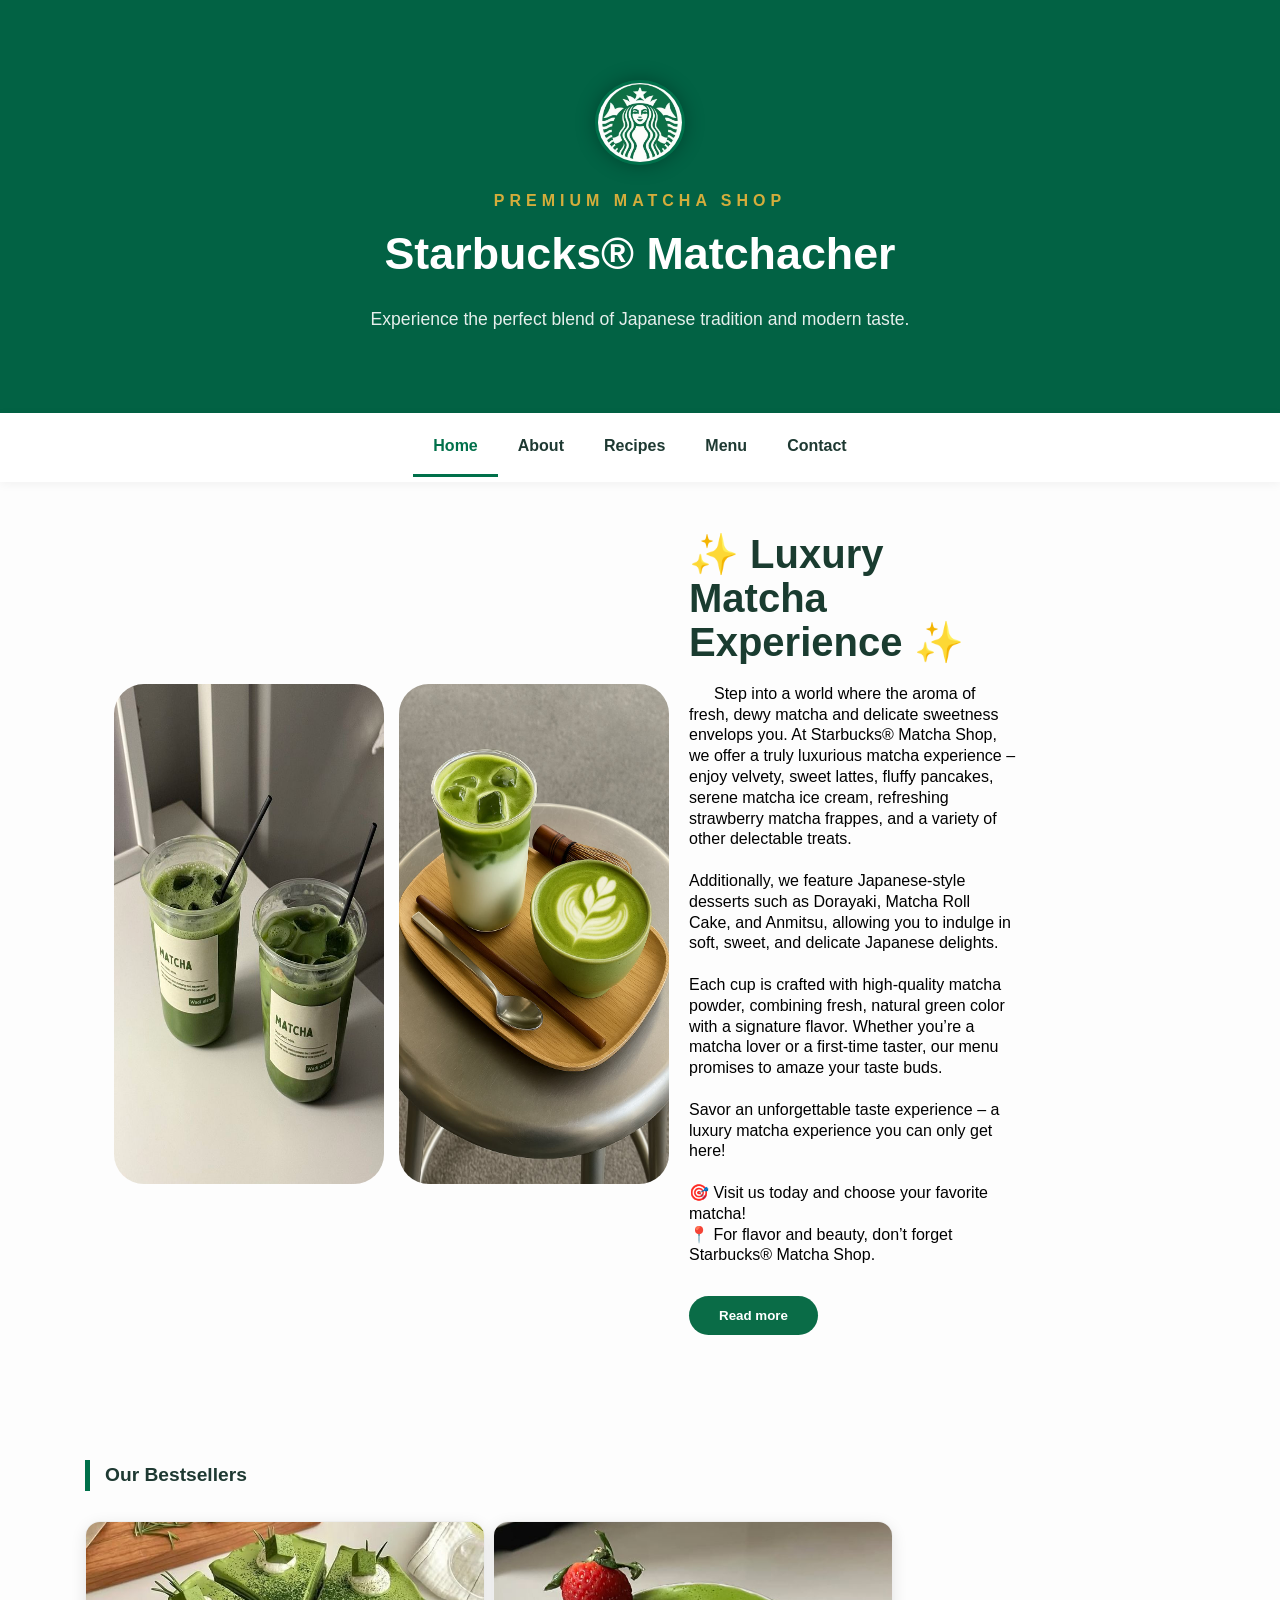
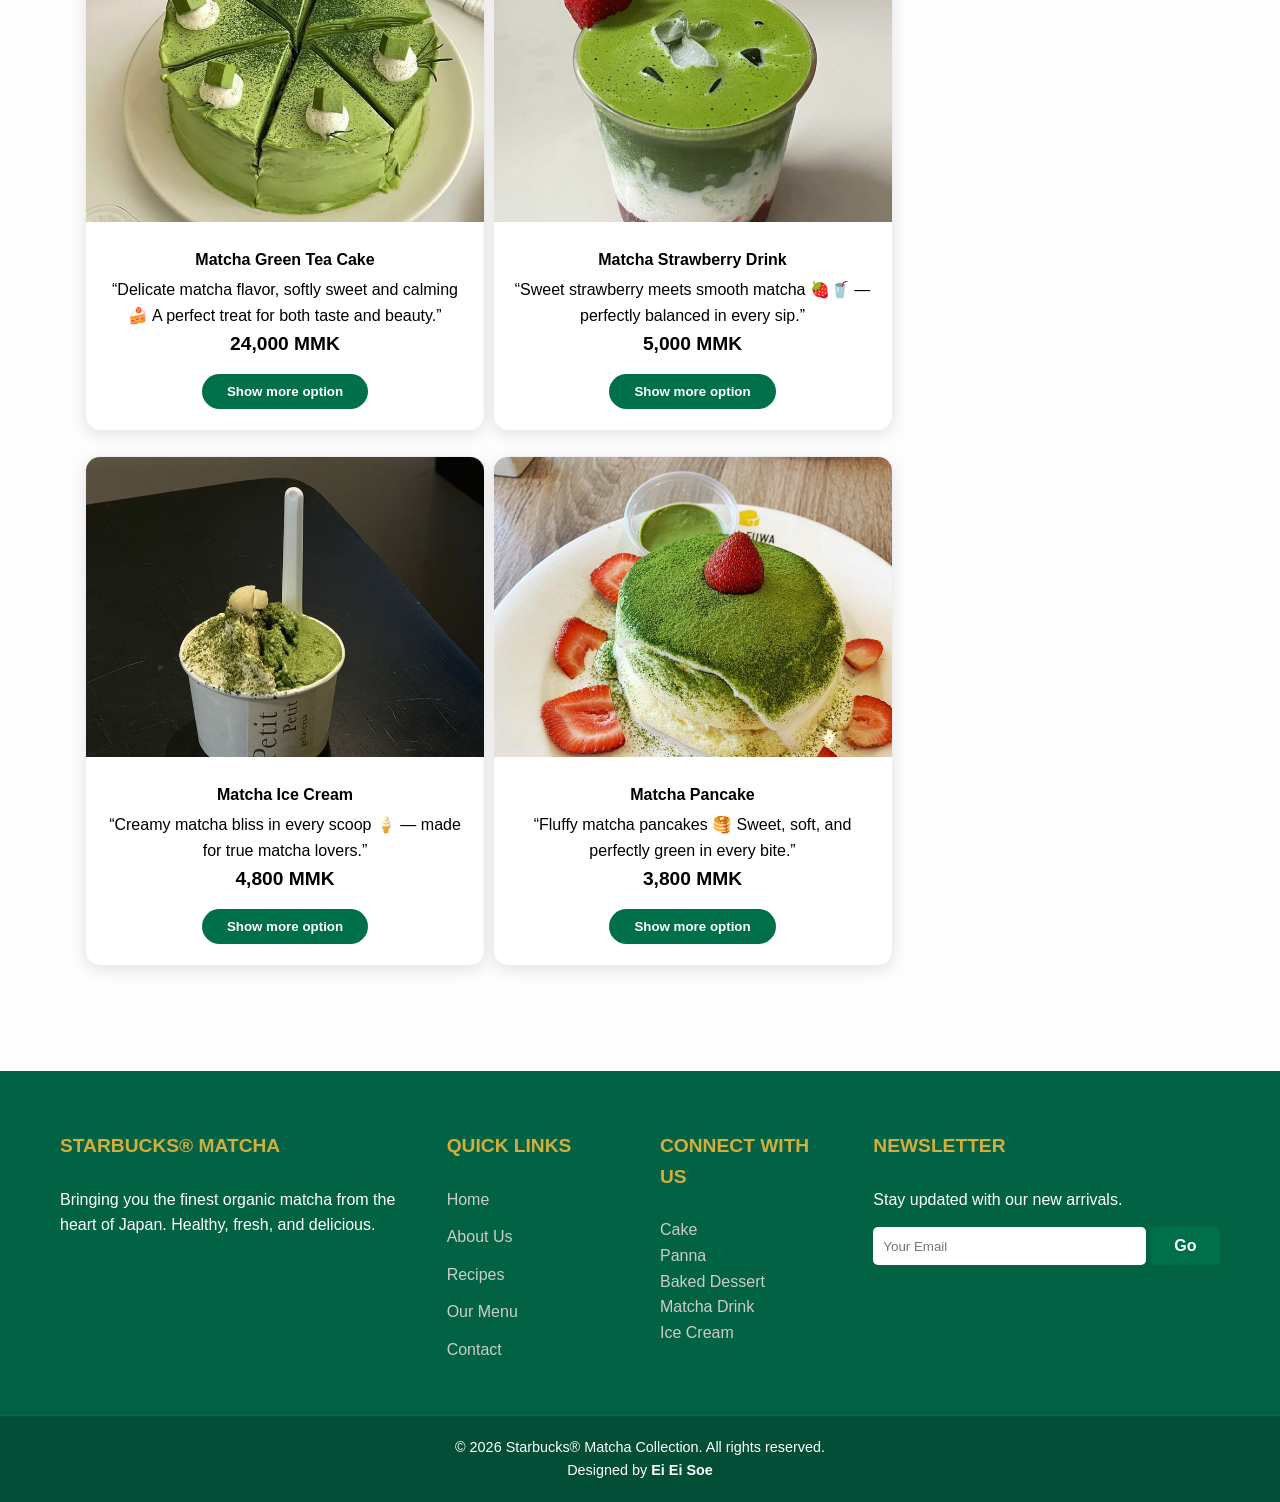
<file: index.html>
<!DOCTYPE html>
<html lang="en">
<head>
    <meta charset="UTF-8">
    <meta name="viewport">
    <title>Starbucks® Matchacher | Premium Matcha Shop</title>
    <link rel="icon" href="starbucks.jpg">
    <link rel="stylesheet" href="style.css">
</head>
<body>

    <header class="main-header">
        <div class="container header-flex">
            <div class="brand">
                <img src="starbucks.jpg" alt="Starbucks Logo" class="logo-img">
                <div class="brand-text">
                    <span class="tagline">PREMIUM MATCHA SHOP</span>
                    <h1>Starbucks® Matchacher</h1>
                </div>
            </div>
            <p class="header-desc">Experience the perfect blend of Japanese tradition and modern taste.</p>
        </div>
    </header>

    <nav class="navbar">
        <div class="container">
            <ul class="nav-links">
                <li><a href="index.html" class="active">Home</a></li>
                <li><a href="about.html">About</a></li>
                <li><a href="recipes.html">Recipes</a></li>
                <li><a href="categories1.html">Menu</a></li>
                <li><a href="contact.html">Contact</a></li>
            </ul>
        </div>
    </nav>

        <div class="hero-container">
            <div class="hero-image">
                <img src="home page.jpg" alt="home">
                <img src="home page1.jpg" alt="home">
            </div>
            
            <div class="hero-content">
                <h1>✨ Luxury Matcha Experience ✨</h1>
                <p>Step into a world where the aroma of fresh, dewy matcha and delicate sweetness envelops you. At Starbucks® Matcha Shop, we offer a truly luxurious matcha experience – enjoy velvety, sweet lattes, fluffy pancakes, serene matcha ice cream, refreshing strawberry matcha frappes, and a variety of other delectable treats.
                <br><br>

                Additionally, we feature Japanese-style desserts such as Dorayaki, Matcha Roll Cake, and Anmitsu, allowing you to indulge in soft, sweet, and delicate Japanese delights.
                <br><br>

                Each cup is crafted with high-quality matcha powder, combining fresh, natural green color with a signature flavor. Whether you’re a matcha lover or a first-time taster, our menu promises to amaze your taste buds.
                <br><br>

                Savor an unforgettable taste experience – a luxury matcha experience you can only get here!
                <br><br>

                🎯 Visit us today and choose your favorite matcha!
                <br>
                📍 For flavor and beauty, don’t forget Starbucks® Matcha Shop.</p>
                <a href="about.html"><button class="Read-more">Read more</button></a>
            </div>
        </div>

    <div class="container">
        <main class="layout-grid">
            
            <section class="main-content">
                <h2 class="section-title">Our Bestsellers</h2>
                
                <div class="product-grid">
                    <article class="product-card">
                        <div class="img-container">
                            <img src="green tea cake.jpg" alt="Matcha Green Tea Cake">
                        </div>
                        <div class="card-info">
                            <h4>Matcha Green Tea Cake</h4>
                            <p>“Delicate matcha flavor, softly sweet and calming 🍰 A perfect treat for both taste and beauty.”</p>
                            <p class="price">24,000 MMK</p>
                            <a href="categories1.html"><button class="btn-order">Show more option</button></a>
                        </div>
                    </article>

                    <article class="product-card">
                        <div class="img-container">
                            <img src="strawberry drink.jpg" alt="Matcha Strawberry Drink">
                        </div>
                        <div class="card-info">
                            <h4>Matcha Strawberry Drink</h4>
                            <p>“Sweet strawberry meets smooth matcha 🍓🥤 — perfectly balanced in every sip.”</p>
                            <p class="price">5,000 MMK</p>
                             <a href="categories4.html"><button class="btn-order">Show more option</button></a>
                        </div>
                    </article>

                    <article class="product-card">
                        <div class="img-container">
                            <img src="ice cream2.jpg" alt="Matcha Ice Cream">
                        </div>
                        <div class="card-info">
                            <h4>Matcha Ice Cream</h4>
                            <p>“Creamy matcha bliss in every scoop 🍦 — made for true matcha lovers.”</p>
                            <p class="price">4,800 MMK</p>
                             <a href="categories5.html"><button class="btn-order">Show more option</button></a>
                        </div>
                    </article>

                    <article class="product-card">
                        <div class="img-container">
                            <img src="pancake.jpg" alt="Matcha Ice Cream">
                        </div>
                        <div class="card-info">
                            <h4>Matcha Pancake</h4>
                            <p>“Fluffy matcha pancakes 🥞 Sweet, soft, and perfectly green in every bite.”</p>
                            <p class="price">3,800 MMK</p>
                             <a href="categories3.html"><button class="btn-order">Show more option</button></a>
                        </div>
                    </article>
                </div>
            </section>

        </main>
    </div>

    <footer class="site-footer">
        <div class="container footer-grid">
            <div class="footer-col about-col">
                <h4>Starbucks® Matcha</h4>
                <p>Bringing you the finest organic matcha from the heart of Japan. Healthy, fresh, and delicious.</p>
            </div>
            
            <div class="footer-col links-col">
                <h4>Quick Links</h4>
                <ul>
                    <li><a href="index.html">Home</a></li>
                    <li><a href="about.html">About Us</a></li>
                    <li><a href="recipes.html">Recipes</a></li>
                    <li><a href="categories1.html">Our Menu</a></li>
                    <li><a href="contact.html">Contact</a></li>
                </ul>
            </div>

            <div class="footer-col social-col">
                <h4>Connect With Us</h4>
                <div class="social-icons">
                   <a href="categories1.html">Cake</a><br>
                    <a href="categories2.html">Panna</a><br>
                    <a href="categories3.html">Baked Dessert</a><br>
                    <a href="categories4.html">Matcha Drink</a><br>
                    <a href="categories5.html">Ice Cream</a>
                </div>
            </div>

            <div class="footer-col newsletter-col">
                <h4>Newsletter</h4>
                <p>Stay updated with our new arrivals.</p>
                <form class="subscribe-form" action="#confirm-noti">
                    <input type="email" placeholder="Your Email" required>
                    <button type="submit" class="submit-btn">Go</button>
                </form>
            </div>
        </div>
        
        <div class="footer-bottom">
            <div class="container">
                <p>&copy; 2026 Starbucks® Matcha Collection. All rights reserved.</p>
                <p class="designer-credit">Designed by <strong>Ei Ei Soe</strong></p>
            </div>
        </div>
    </footer>
<div id="confirm-noti" class="modal-overlay1">
    <div class="modal-content1">
        <h3>Completed successfully!</h3>
        <p>Thank you! Your request has been received</p>
        <a href="#" class="close-btn1">OK</a>
    </div>
</div>
</body>
</html>
</file>
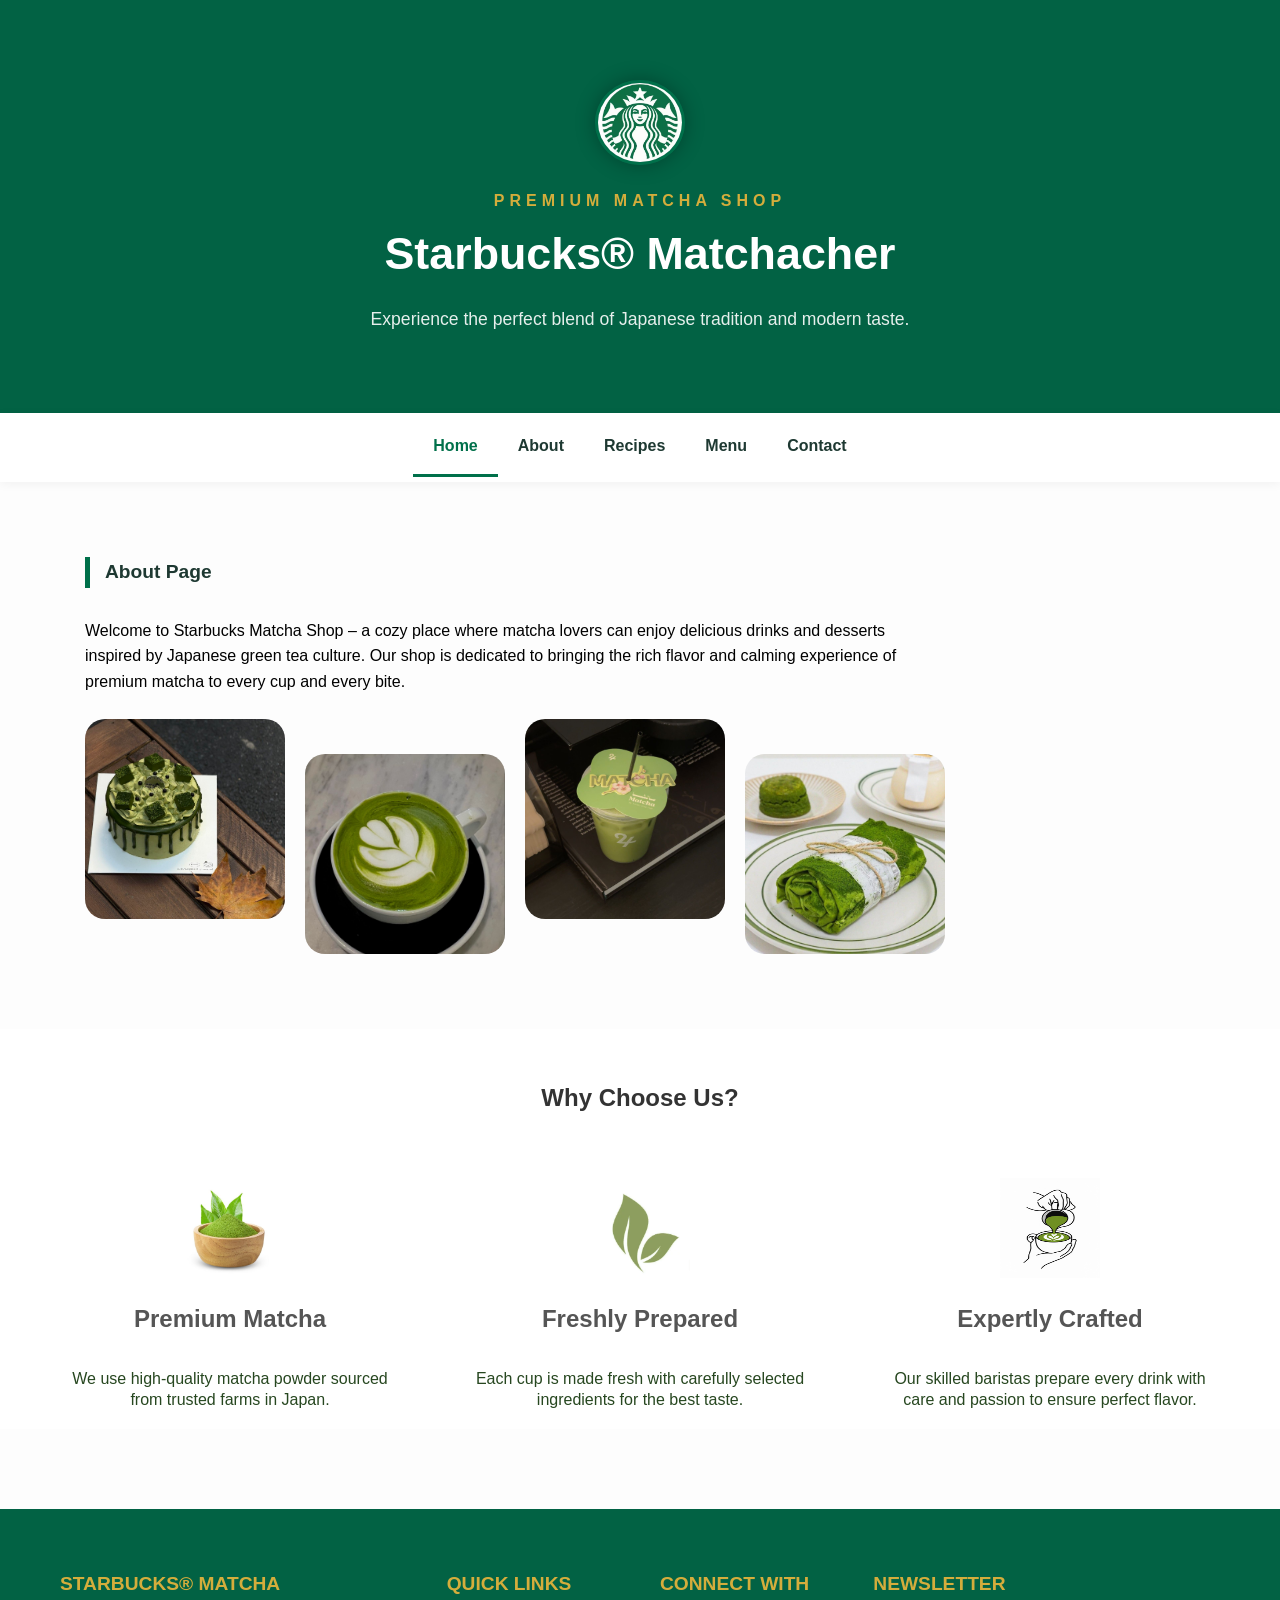
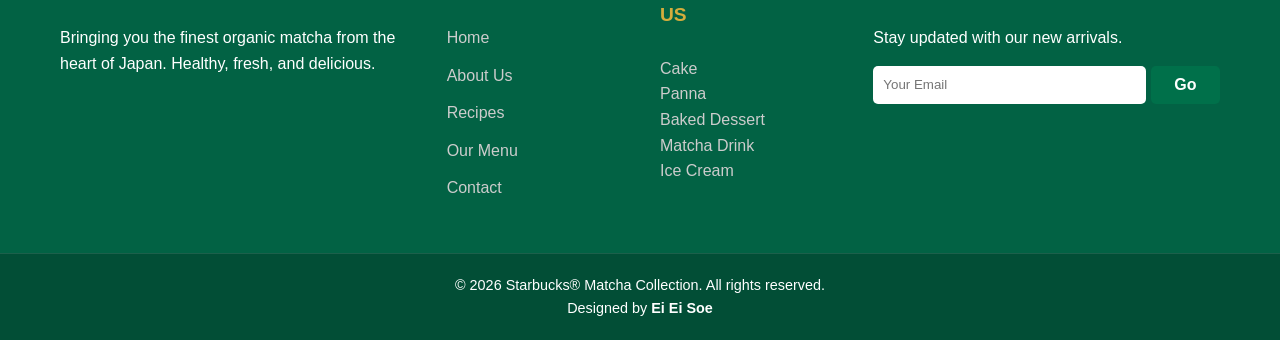
<file: about.html>
<!DOCTYPE html>
<html lang="en">
<head>
    <meta charset="UTF-8">
    <meta name="viewport">
    <meta name="description" content="Discover the ultimate matcha experience. Explore our premium selection of matcha cakes, creamy panna cotta, baked desserts, refreshing drinks, and artisan ice cream.">

<meta name="keywords" content="Matcha Desserts, Matcha Cake, Panna Cotta, Baked Desserts, Matcha Drinks, Matcha Ice Cream, Premium Matcha Cafe">
    <title>Starbucks® Matchacher | Premium Matcha Shop</title>
    <link rel="icon" href="starbucks.jpg">
    <link rel="stylesheet" href="style.css">
</head>
<body>

    <header class="main-header">
        <div class="container header-flex">
            <div class="brand">
                <img src="starbucks.jpg" alt="Starbucks Logo" class="logo-img">
                <div class="brand-text">
                    <span class="tagline">PREMIUM MATCHA SHOP</span>
                    <h1>Starbucks® Matchacher</h1>
                </div>
            </div>
            <p class="header-desc">Experience the perfect blend of Japanese tradition and modern taste.</p>
        </div>
    </header>

    <nav class="navbar">
        <div class="container">
            <ul class="nav-links">
                <li><a href="index.html" class="active">Home</a></li>
                <li><a href="about.html">About</a></li>
                <li><a href="recipes.html">Recipes</a></li>
                <li><a href="categories.html">Menu</a></li>
                <li><a href="contact.html">Contact</a></li>
            </ul>
        </div>
    </nav>

    <div class="container">
        <main class="layout-grid">
            
            <section class="main-content">
                <h2 class="section-title">About Page</h2>
                <p>Welcome to Starbucks Matcha Shop – a cozy place where matcha lovers can enjoy delicious drinks and desserts inspired by Japanese green tea culture. Our shop is dedicated to bringing the rich flavor and calming experience of premium matcha to every cup and every bite.</p>

            <div class="tour-grid">
                <div class="about-card">
                    <img src="about cake.jpg" alt="cake">
                </div>

                <div class="about-card">
                    <img src="about drink.jpg" alt="drink">
                </div>

                <div class="about-card">
                    <img src="about drink1.jpg" alt="drink">
                </div>

                <div class="about-card">
                    <img src="about cake1.jpg" alt="cake">
                </div>
            </div>
            </section>

        </main>
    </div>

<div class="area">
    <div class="features-section">
    <div class="title">
        <h2>Why Choose Us?</h2>
    </div>

    <div class="features-wrapper">
        <div class="feature-box">
            <img src="choose2.jpg" alt="Premium Matcha">
            <h3>Premium Matcha</h3>
            <p>We use high-quality matcha powder sourced from trusted farms in Japan.</p>
        </div>

        <div class="feature-box">
            <img src="choose4.png" alt="Freshly Prepared">
            <h3>Freshly Prepared</h3>
            <p>Each cup is made fresh with carefully selected ingredients for the best taste.</p>
        </div>

        <div class="feature-box">
            <img src="choose3.jpg" alt="Expertly Crafted">
            <h3>Expertly Crafted</h3>
            <p>Our skilled baristas prepare every drink with care and passion to ensure perfect flavor.</p>
        </div>
    </div>
</div>
</div>

           

    <footer class="site-footer">
        <div class="container footer-grid">
            <div class="footer-col about-col">
                <h4>Starbucks® Matcha</h4>
                <p>Bringing you the finest organic matcha from the heart of Japan. Healthy, fresh, and delicious.</p>
            </div>
            
            <div class="footer-col links-col">
                <h4>Quick Links</h4>
                <ul>
                    <li><a href="index.html">Home</a></li>
                    <li><a href="about.html">About Us</a></li>
                     <li><a href="recipes.html">Recipes</a></li>
                    <li><a href="categories1.html">Our Menu</a></li>
                    <li><a href="contact.html">Contact</a></li>
                </ul>
            </div>

            <div class="footer-col social-col">
                <h4>Connect With Us</h4>
                <div class="social-icons">
                   <a href="categories1.html">Cake</a><br>
                    <a href="categories2.html">Panna</a><br>
                    <a href="categories3.html">Baked Dessert</a><br>
                    <a href="categories4.html">Matcha Drink</a><br>
                    <a href="categories5.html">Ice Cream</a>
                </div>
            </div>

            <div class="footer-col newsletter-col">
                <h4>Newsletter</h4>
                <p>Stay updated with our new arrivals.</p>
                <form class="subscribe-form" action="#confirm-noti">
                    <input type="email" placeholder="Your Email" required>
                    <button type="submit" class="submit-btn">Go</button>
                </form>
            </div>
        </div>
        
        <div class="footer-bottom">
            <div class="container">
                <p>&copy; 2026 Starbucks® Matcha Collection. All rights reserved.</p>
                <p class="designer-credit">Designed by <strong>Ei Ei Soe</strong></p>
            </div>
        </div>
    </footer>
<div id="confirm-noti" class="modal-overlay1">
    <div class="modal-content1">
        <h3>Completed successfully!</h3>
        <p>Thank you! Your request has been received</p>
        <a href="#" class="close-btn1">OK</a>
    </div>
</div>
</body>
</html>
</file>
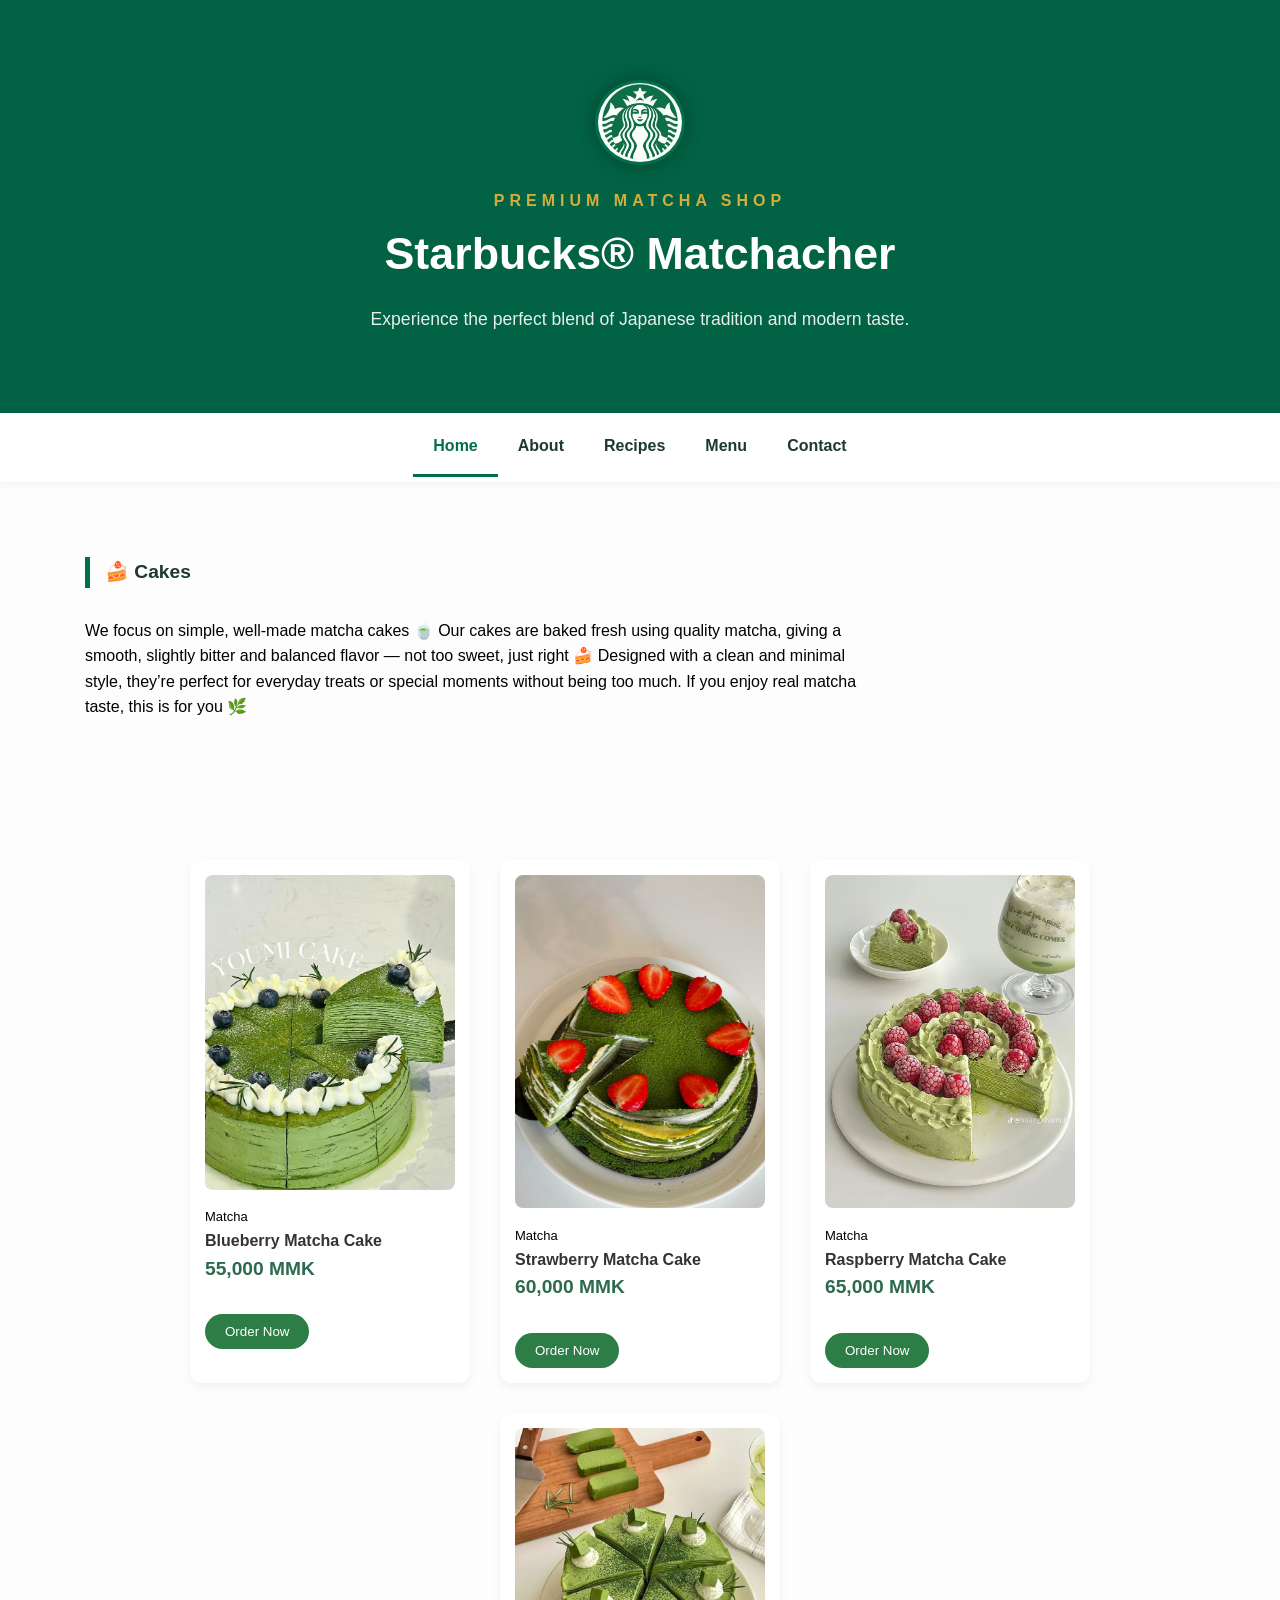
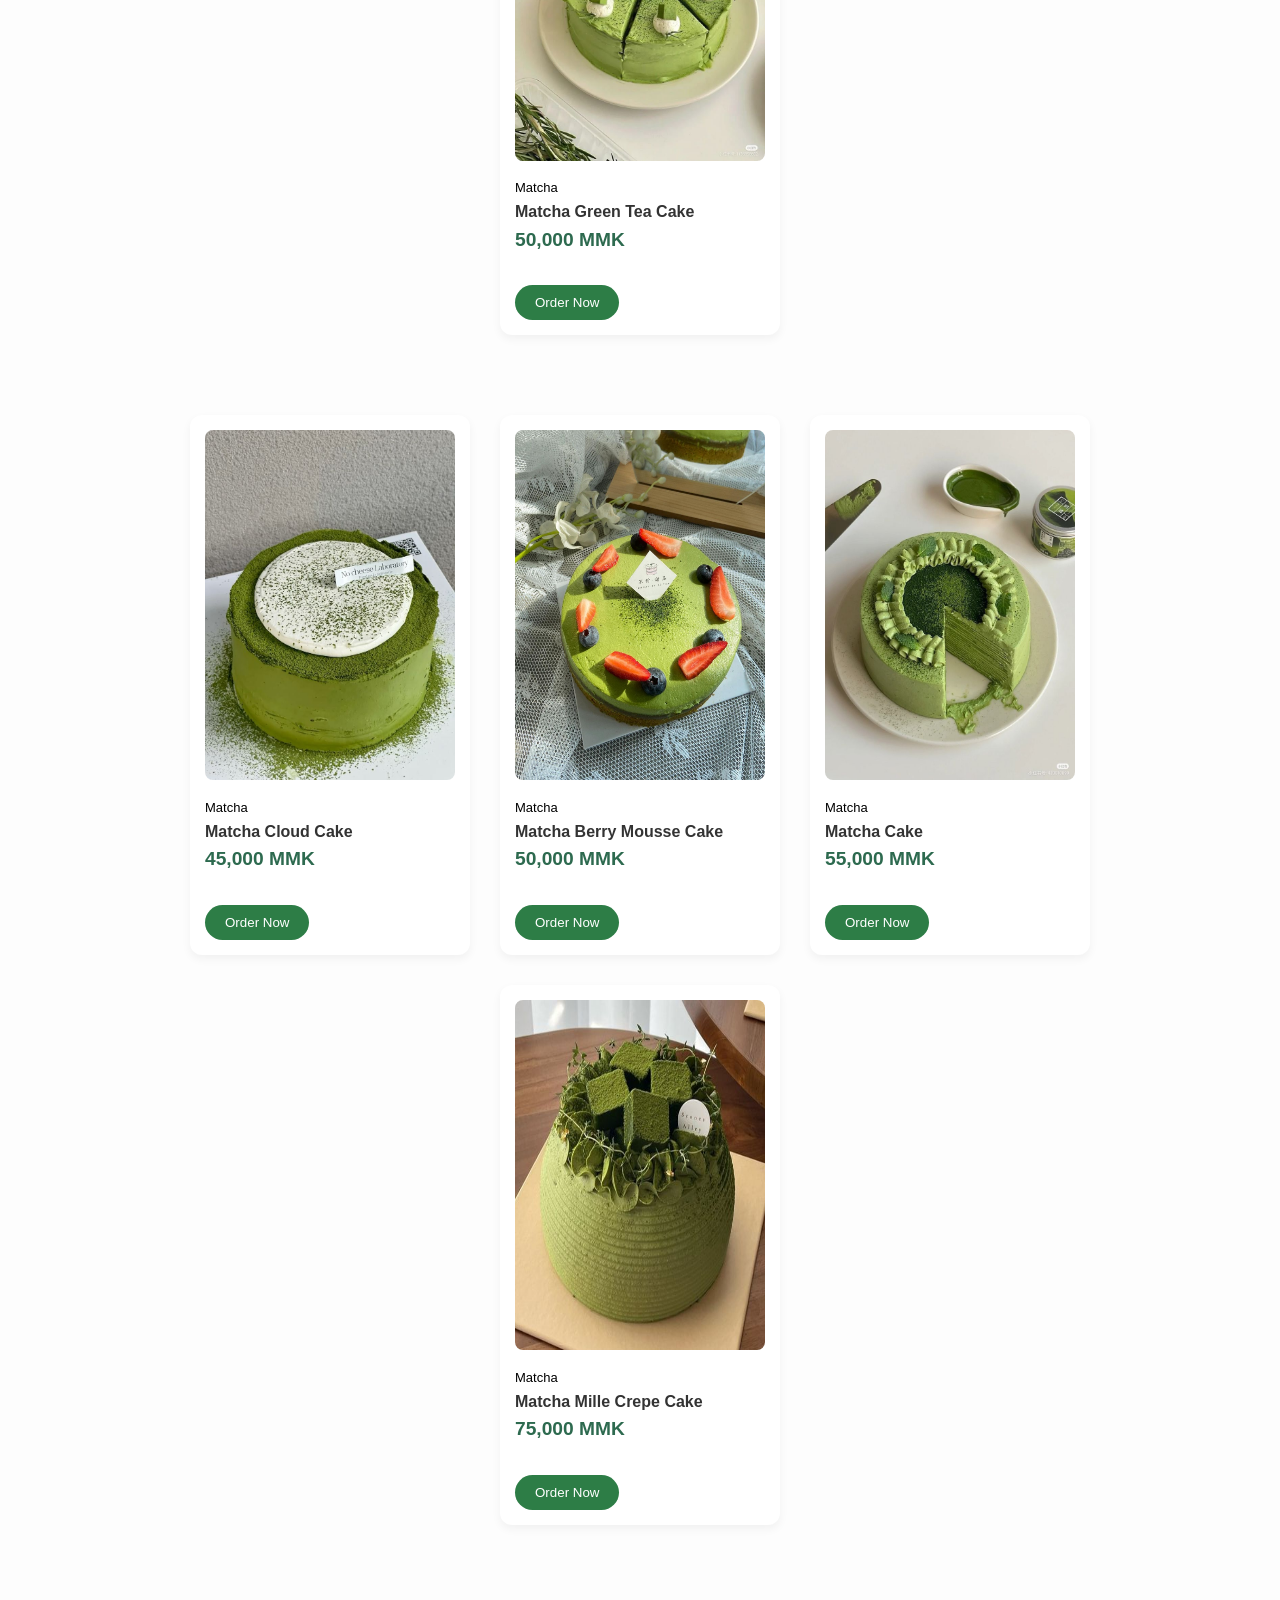
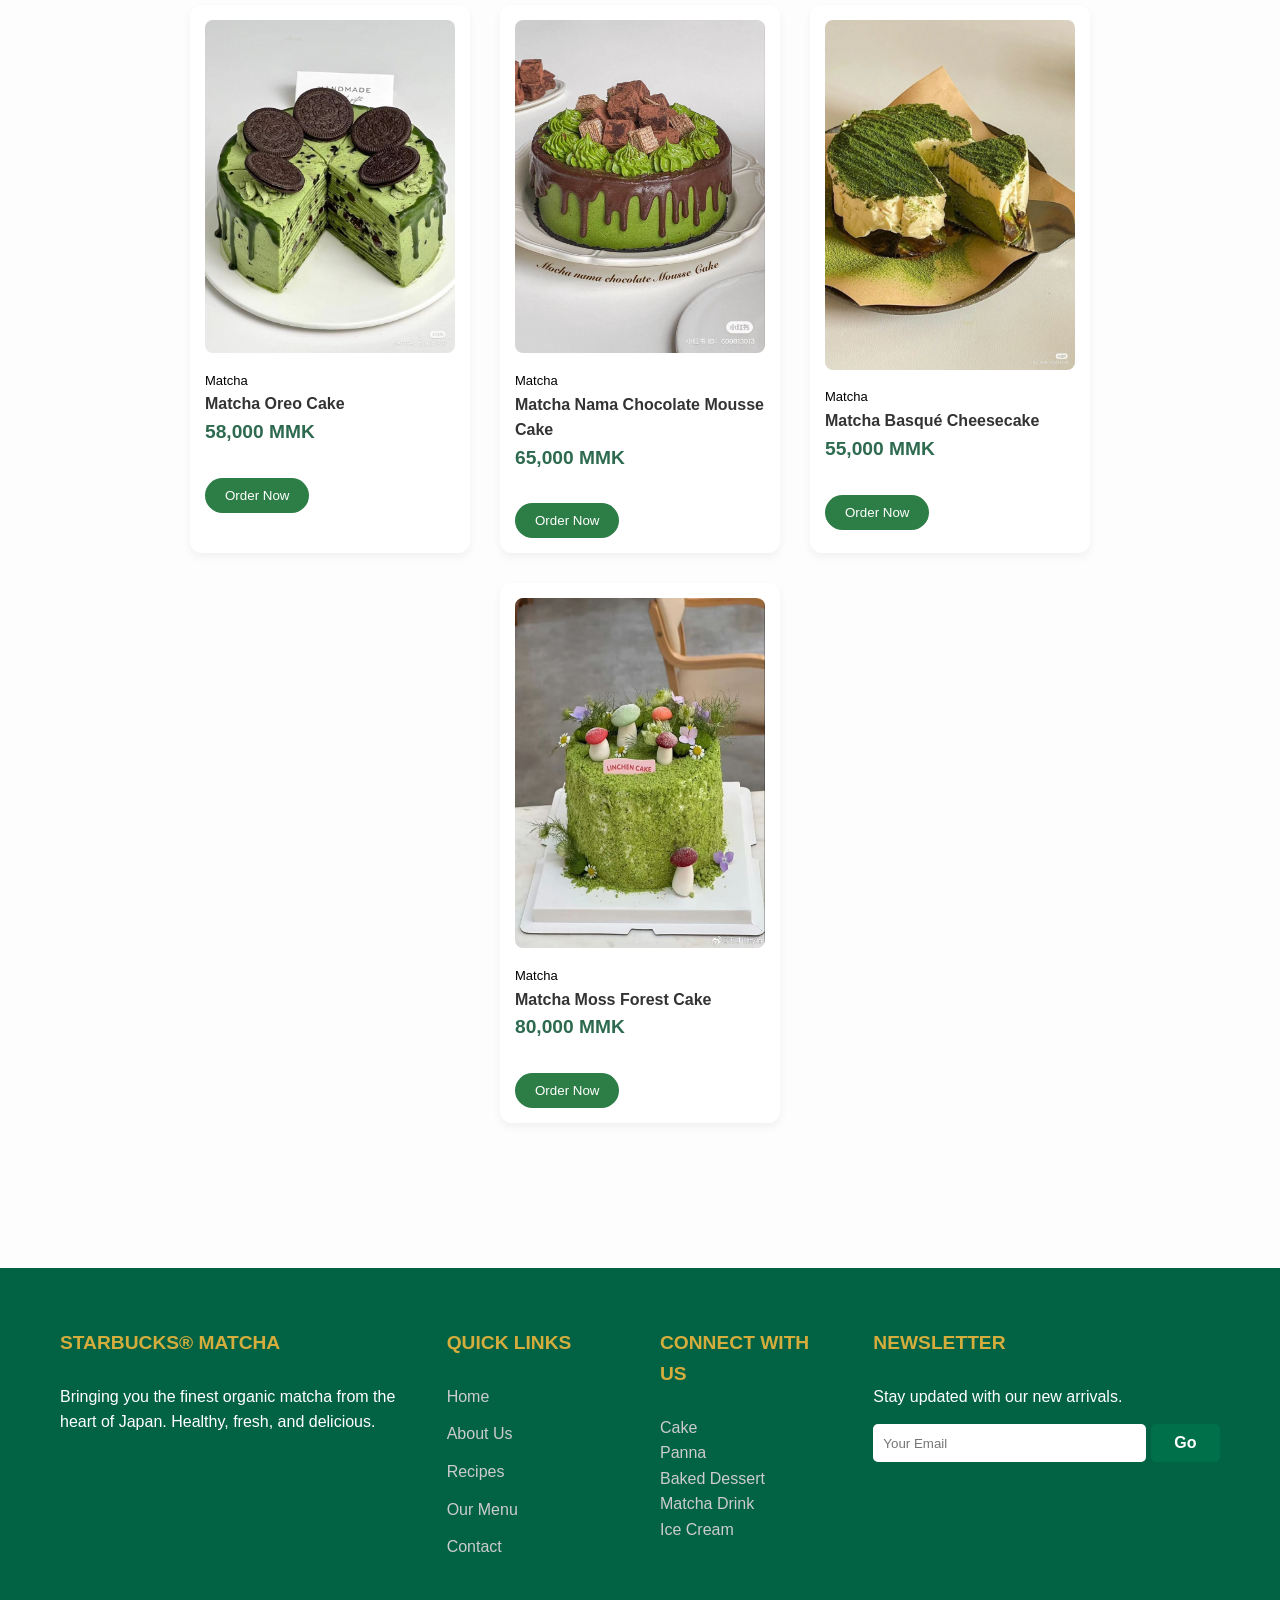
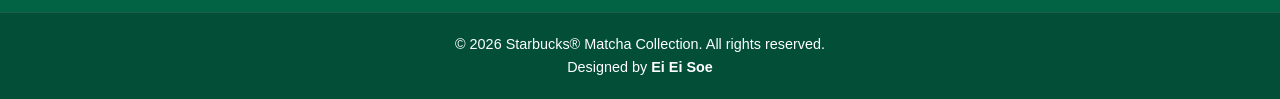
<file: categories1.html>
<!DOCTYPE html>
<html lang="en">
<head>
    <meta charset="UTF-8">
    <meta name="viewport">
    <meta name="description" content="Discover the ultimate matcha experience. Explore our premium selection of matcha cakes, creamy panna cotta, baked desserts, refreshing drinks, and artisan ice cream.">

<meta name="keywords" content="Matcha Desserts, Matcha Cake, Panna Cotta, Baked Desserts, Matcha Drinks, Matcha Ice Cream, Premium Matcha Cafe">
    <title>Starbucks® Matchacher | Premium Matcha Shop</title>
    <link rel="icon" href="starbucks.jpg">
    <link rel="stylesheet" href="style.css">
</head>
<body>

    <header class="main-header">
        <div class="container header-flex">
            <div class="brand">
                <img src="starbucks.jpg" alt="Starbucks Logo" class="logo-img">
                <div class="brand-text">
                    <span class="tagline">PREMIUM MATCHA SHOP</span>
                    <h1>Starbucks® Matchacher</h1>
                </div>
            </div>
            <p class="header-desc">Experience the perfect blend of Japanese tradition and modern taste.</p>
        </div>
    </header>

    <nav class="navbar">
        <div class="container">
            <ul class="nav-links">
                <li><a href="index.html" class="active">Home</a></li>
                <li><a href="about.html">About</a></li>
                <li><a href="recipes.html">Recipes</a></li>
                <li><a href="categories1.html">Menu</a></li>
                <li><a href="contact.html">Contact</a></li>
            </ul>
        </div>
    </nav>

    <div class="container">
        <main class="layout-grid">
            
            <section class="main-content">
                <h2 class="section-title">🍰 Cakes</h2>
                <p>We focus on simple, well-made matcha cakes 🍵 Our cakes are baked fresh using quality matcha, giving a smooth, slightly bitter and balanced flavor — not too sweet, just right 🍰 Designed with a clean and minimal style, they’re perfect for everyday treats or special moments without being too much. If you enjoy real matcha taste, this is for you 🌿</p>
            </section>

        </main>
    </div> 

   <!-- Main Content -->
  <main class="main-content">
    <div class="product-grids">
      
      <div class="product-cards">
        <img src="blueberry cake.jpg" alt="blueberry cake">
        <p class="category">Matcha</p>
        <h4>Blueberry Matcha Cake</h4>
        <div class="price">55,000 MMK</div>
        <a href="order now.html"><button class="order-bnt">Order Now</button></a>
      </div>

      <div class="product-cards">
        <img src="strawberry cake.jpg" alt="strawberry cake">
        <p class="category">Matcha</p>
        <h4>Strawberry Matcha Cake</h4>
        <div class="price">60,000 MMK</div>
        <a href="order now.html"><button class="order-bnt">Order Now</button></a>
      </div>

      <div class="product-cards">
        <img src="raspberry cake.jpg" alt="raspberry cake">
        <p class="category">Matcha</p>
        <h4>Raspberry Matcha Cake</h4>
        <div class="price">65,000 MMK</div>
        <a href="order now.html"><button class="order-bnt">Order Now</button></a>
      </div>

      <div class="product-cards">
        <img src="green tea cake.jpg" alt="green tea cake">
        <p class="category">Matcha</p>
        <h4>Matcha Green Tea Cake</h4>
        <div class="price">50,000 MMK</div>
        <a href="order now.html"><button class="order-bnt">Order Now</button></a>
      </div>
    </div>

    <!-- Product Grid -->
    <div class="product-grids">
      
      <div class="product-cards">
        <img src="cake1.jpg" alt="Matcha Cloud Cake" class="pudding">
        <p class="category">Matcha</p>
        <h4>Matcha Cloud Cake</h4>
        <div class="price">45,000 MMK</div>
        <a href="order now.html"><button class="order-bnt">Order Now</button></a>
      </div>

      <div class="product-cards">
        <img src="cake2.jpg" alt="Matcha Berry Mousse Cake" class="pudding">
        <p class="category">Matcha</p>
        <h4>Matcha Berry Mousse Cake</h4>
        <div class="price">50,000 MMK</div>
        <a href="order now.html"><button class="order-bnt">Order Now</button></a>
      </div>

      <div class="product-cards">
        <img src="recipes2.jpg" alt="Matcha Cake" class="pudding">
        <p class="category">Matcha</p>
        <h4>Matcha Cake</h4>
        <div class="price">55,000 MMK</div>
        <a href="order now.html"><button class="order-bnt">Order Now</button></a>
      </div>

      <div class="product-cards">
        <img src="cake8.jpg" alt="Matcha Mille Crepe Cake" class="pudding">
        <p class="category">Matcha</p>
        <h4>Matcha Mille Crepe Cake</h4>
        <div class="price">75,000 MMK</div>
        <a href="order now.html"><button class="order-bnt">Order Now</button></a>
      </div>
    </div>

    <!-- Product Grid -->
    <div class="product-grids">
      
      <div class="product-cards">
        <img src="cake4.jpg" alt="Matcha Oreo Cake">
        <p class="category">Matcha</p>
        <h4>Matcha Oreo Cake</h4>
        <div class="price">58,000 MMK</div>
        <a href="order now.html"><button class="order-bnt">Order Now</button></a>
      </div>

      <div class="product-cards">
        <img src="cake5.jpg" alt="atcha Nama Chocolate Mousse Cake">
        <p class="category">Matcha</p>
        <h4>Matcha Nama Chocolate Mousse Cake</h4>
        <div class="price">65,000 MMK</div>
        <a href="order now.html"><button class="order-bnt">Order Now</button></a>
      </div>

      <div class="product-cards">
        <img src="cake6.jpg" alt="Matcha Basqué Cheesecake" class="cookie">
        <p class="category">Matcha</p>
        <h4>Matcha Basqué Cheesecake</h4>
        <div class="price">55,000 MMK</div>
        <a href="order now.html"><button class="order-bnt">Order Now</button></a>
      </div>

      <div class="product-cards">
        <img src="cake7.jpg" alt="Matcha Moss Forest Cake" class="cookie">
        <p class="category">Matcha</p>
        <h4>Matcha Moss Forest Cake</h4>
        <div class="price">80,000 MMK</div>
        <a href="order now.html"><button class="order-bnt">Order Now</button></a>
      </div>
    </div>
  </main>

    <footer class="site-footer">
        <div class="container footer-grid">
            <div class="footer-col about-col">
                <h4>Starbucks® Matcha</h4>
                <p>Bringing you the finest organic matcha from the heart of Japan. Healthy, fresh, and delicious.</p>
            </div>
            
            <div class="footer-col links-col">
                <h4>Quick Links</h4>
                <ul>
                    <li><a href="index.html">Home</a></li>
                    <li><a href="about.html">About Us</a></li>
                     <li><a href="recipes.html">Recipes</a></li>
                    <li><a href="categories1.html">Our Menu</a></li>
                    <li><a href="contact.html">Contact</a></li>
                </ul>
            </div>

            <div class="footer-col social-col">
                <h4>Connect With Us</h4>
                <div class="social-icons">
                    <a href="categories1.html">Cake</a><br>
                    <a href="categories2.html">Panna</a><br>
                    <a href="categories3.html">Baked Dessert</a><br>
                    <a href="categories4.html">Matcha Drink</a><br>
                    <a href="categories5.html">Ice Cream</a>
                </div>
            </div>

            <div class="footer-col newsletter-col">
                <h4>Newsletter</h4>
                <p>Stay updated with our new arrivals.</p>
                <form class="subscribe-form" action="#confirm-noti">
                    <input type="email" placeholder="Your Email" required>
                    <button type="submit" class="submit-btn">Go</button>
                </form>
            </div>
        </div>
        
        <div class="footer-bottom">
            <div class="container">
                <p>&copy; 2026 Starbucks® Matcha Collection. All rights reserved.</p>
                <p class="designer-credit">Designed by <strong>Ei Ei Soe</strong></p>
            </div>
        </div>
    </footer>
<div id="confirm-noti" class="modal-overlay1">
    <div class="modal-content1">
        <h3>Completed successfully!</h3>
        <p>Thank you! Your request has been received</p>
        <a href="#" class="close-btn1">OK</a>
    </div>
</div>
</body>
</html>
</file>
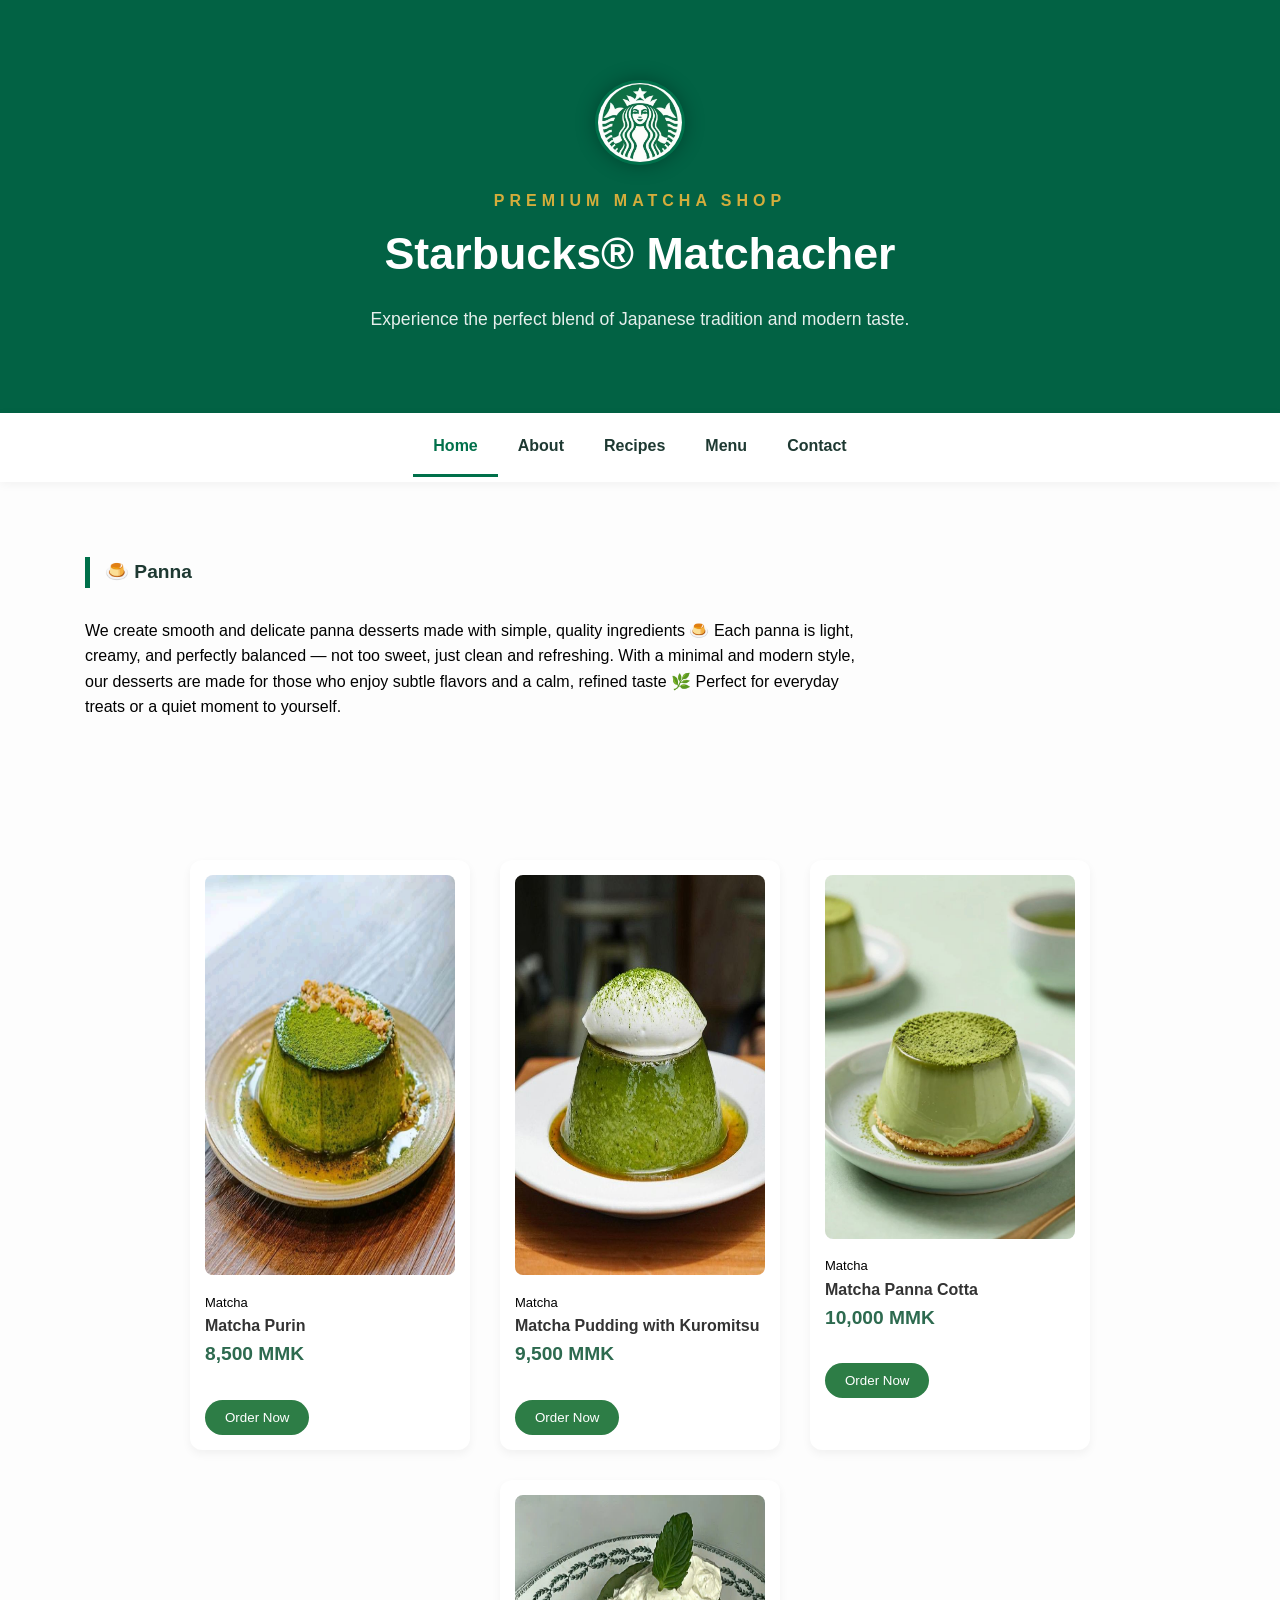
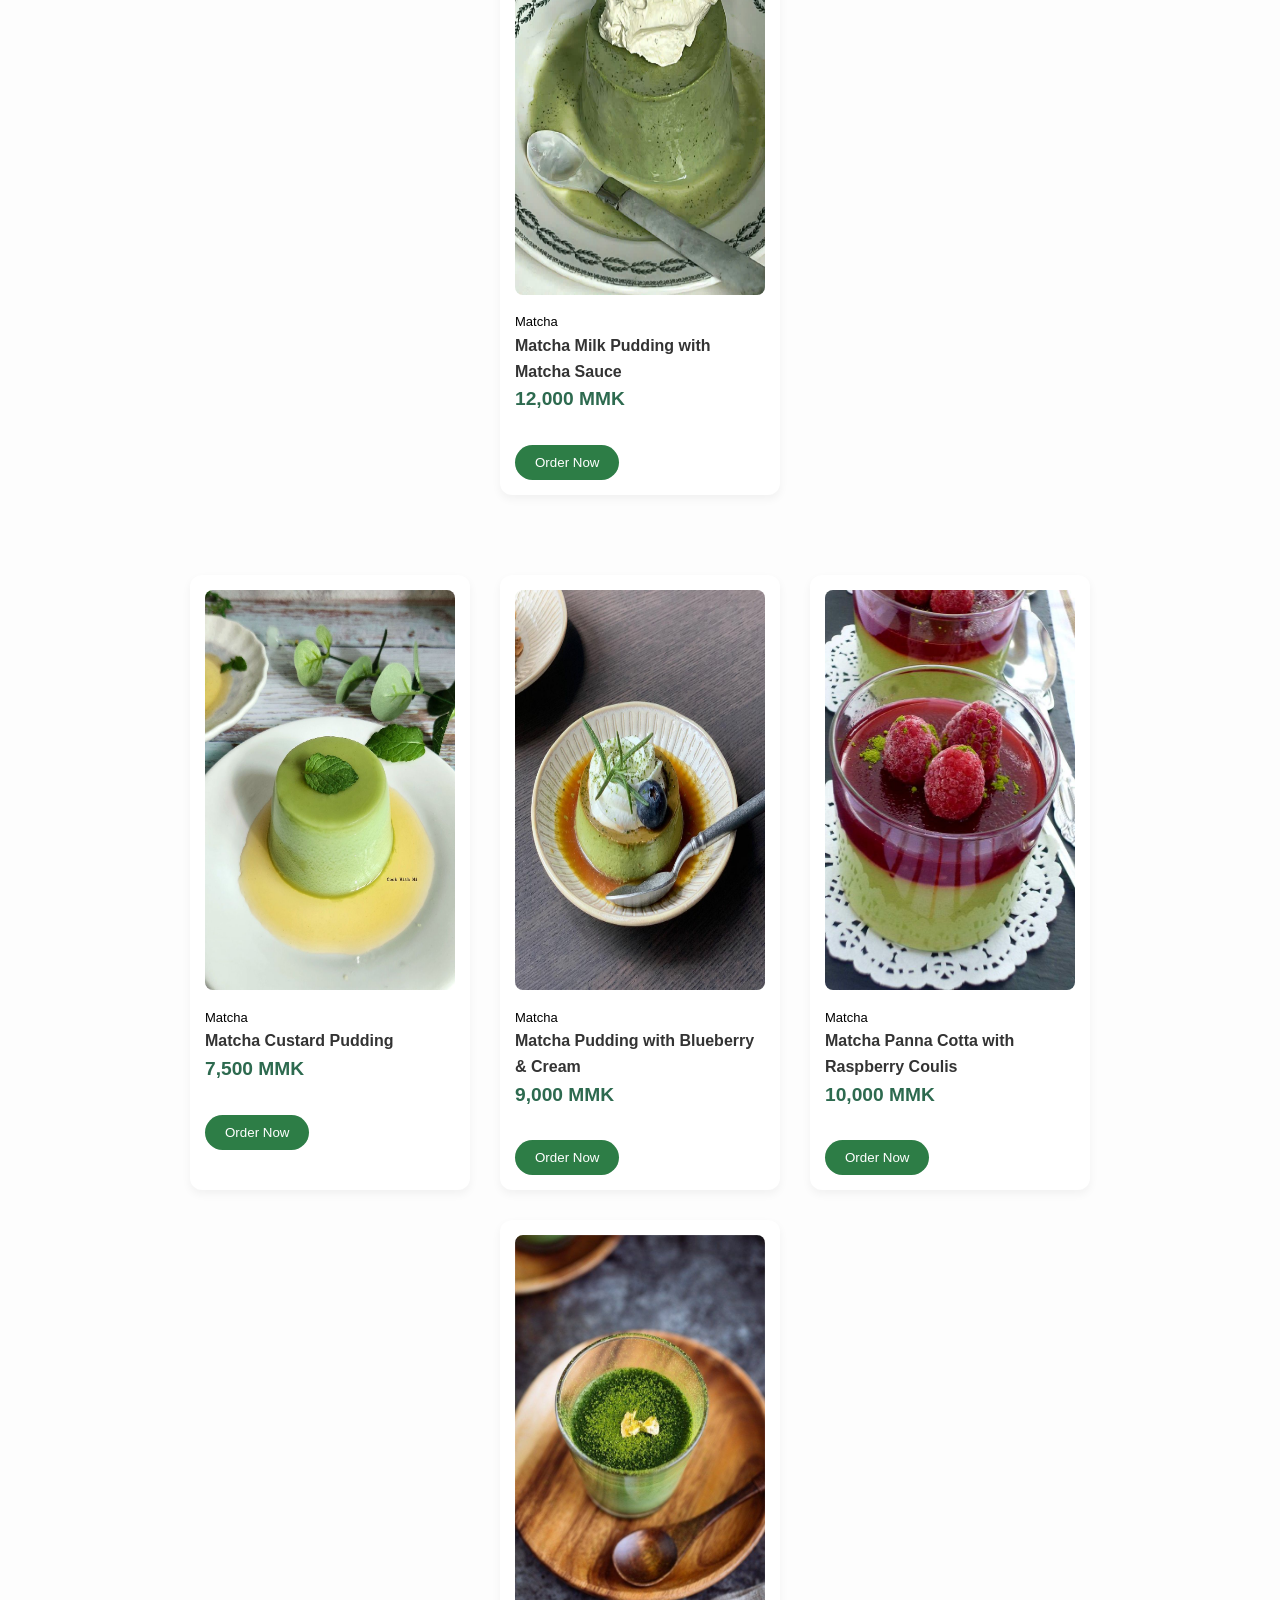
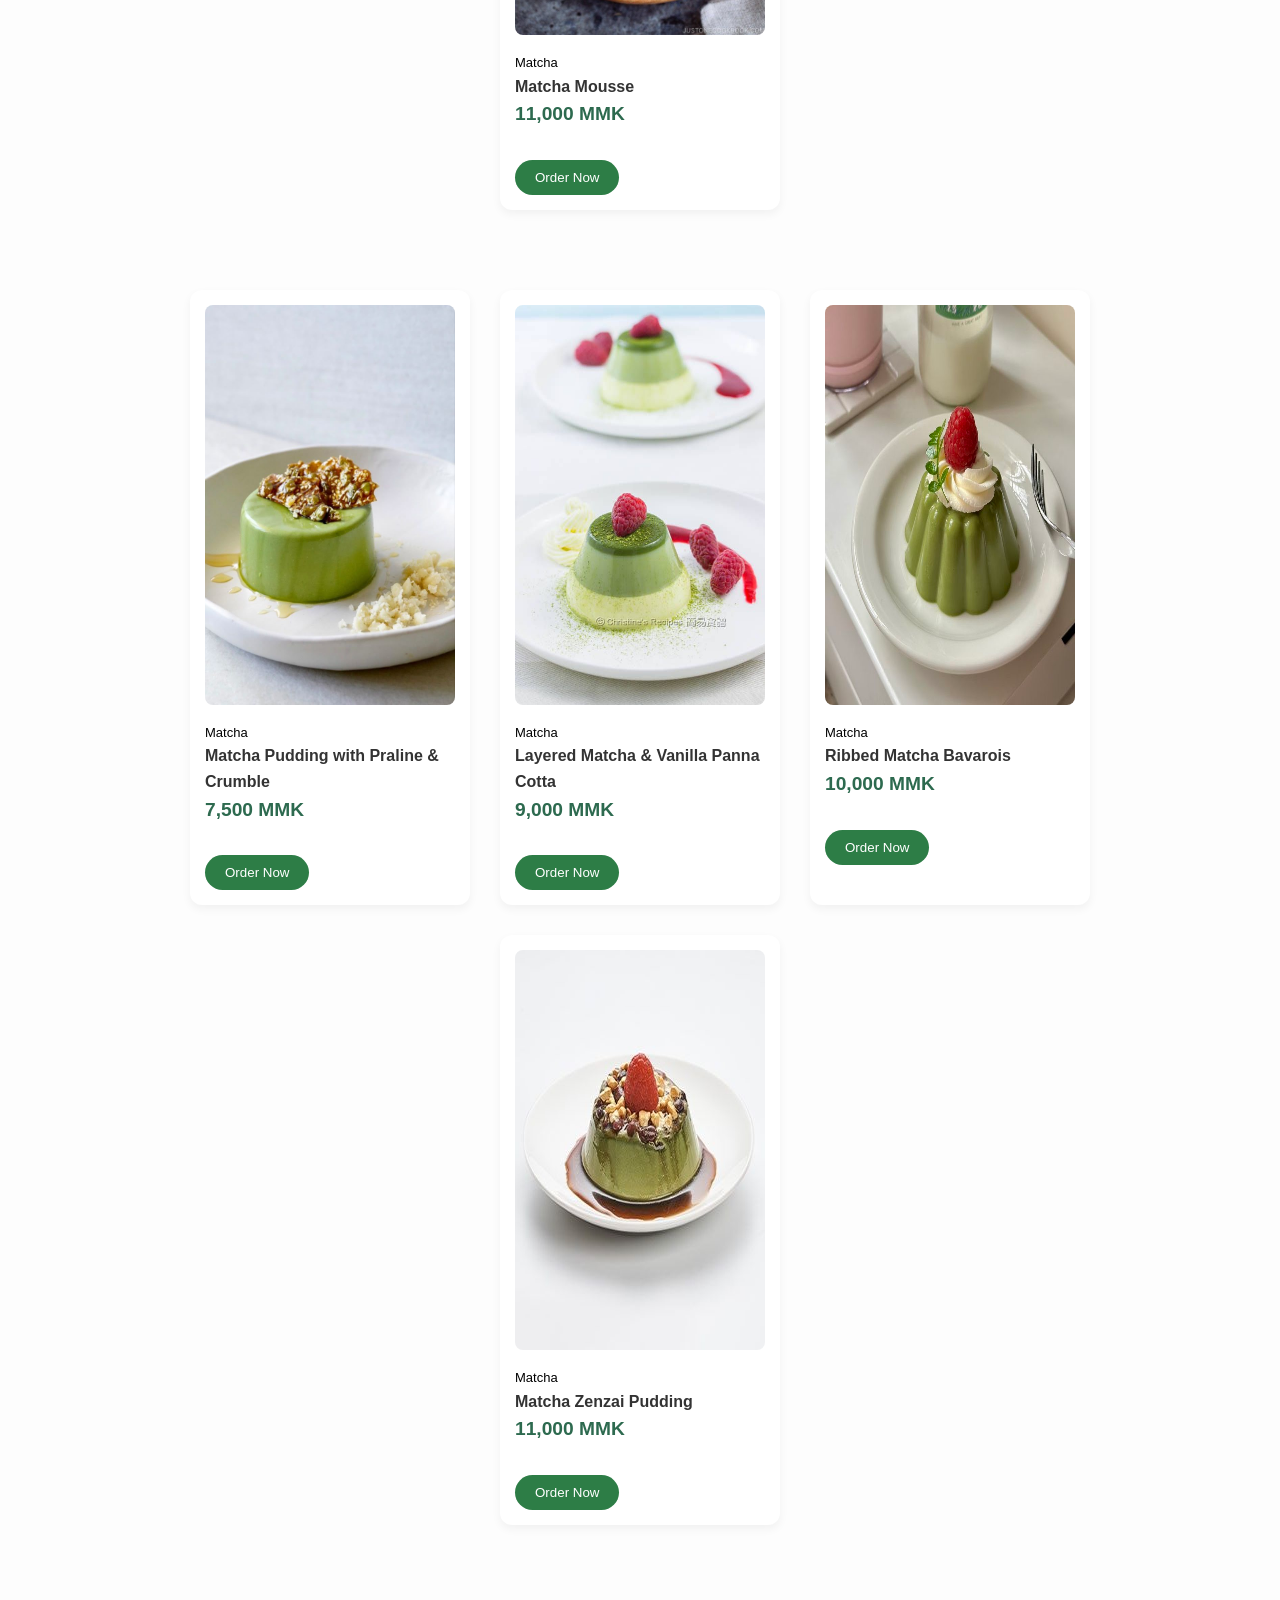
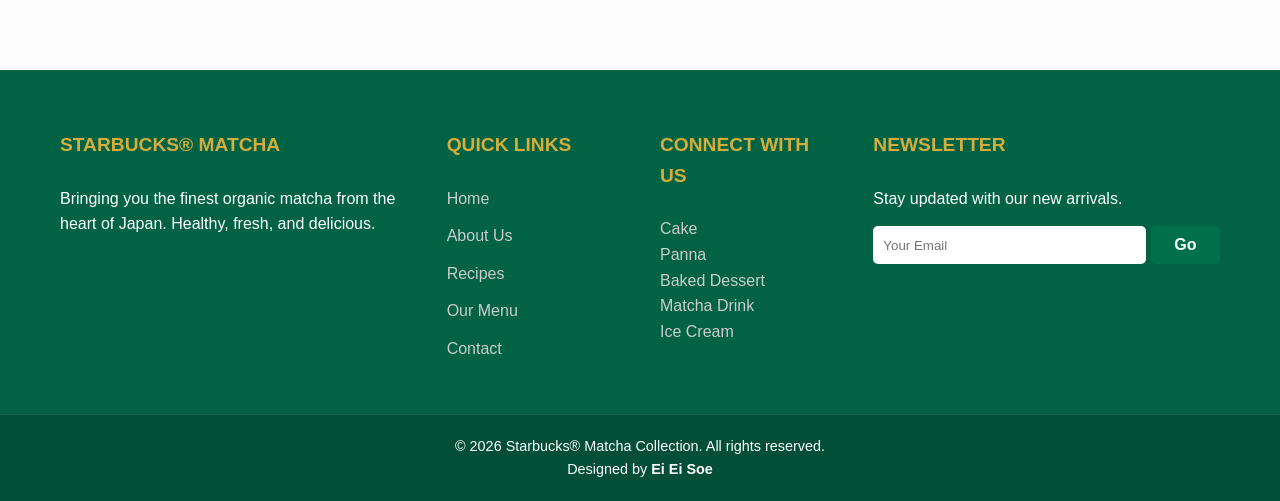
<file: categories2.html>
<!DOCTYPE html>
<html lang="en">
<head>
    <meta charset="UTF-8">
    <meta name="viewport">
    <title>Starbucks® Matchacher | Premium Matcha Shop</title>
    <link rel="icon" href="starbucks.jpg">
    <link rel="stylesheet" href="style.css">
</head>
<body>

    <header class="main-header">
        <div class="container header-flex">
            <div class="brand">
                <img src="starbucks.jpg" alt="Starbucks Logo" class="logo-img">
                <div class="brand-text">
                    <span class="tagline">PREMIUM MATCHA SHOP</span>
                    <h1>Starbucks® Matchacher</h1>
                </div>
            </div>
            <p class="header-desc">Experience the perfect blend of Japanese tradition and modern taste.</p>
        </div>
    </header>

    <nav class="navbar">
        <div class="container">
            <ul class="nav-links">
                <li><a href="index.html" class="active">Home</a></li>
                <li><a href="about.html">About</a></li>
                <li><a href="recipes.html">Recipes</a></li>
                <li><a href="categories1.html">Menu</a></li>
                <li><a href="contact.html">Contact</a></li>
            </ul>
        </div>
    </nav>

    <div class="container">
        <main class="layout-grid">
            
            <section class="main-content">
                <h2 class="section-title">🍮 Panna</h2>
                <p>We create smooth and delicate panna desserts made with simple, quality ingredients 🍮 Each panna is light, creamy, and perfectly balanced — not too sweet, just clean and refreshing. With a minimal and modern style, our desserts are made for those who enjoy subtle flavors and a calm, refined taste 🌿 Perfect for everyday treats or a quiet moment to yourself.</p>
            </section>

        </main>
    </div> 

   <!-- Main Content -->
  <main class="main-content">
    <div class="product-grids">
      
      <div class="product-cards">
        <img src="panna1.jpg" alt="Matcha Purin" class="panna">
        <p class="category">Matcha</p>
        <h4>Matcha Purin</h4>
        <div class="price">8,500 MMK</div>
        <a href="order now.html"><button class="order-bnt">Order Now</button></a>
      </div>

      <div class="product-cards">
        <img src="panna2.jpg" alt="Matcha Pudding with Kuromitsu" class="panna">
        <p class="category">Matcha</p>
        <h4>Matcha Pudding with Kuromitsu</h4>
        <div class="price">9,500 MMK</div>
        <a href="order now.html"><button class="order-bnt">Order Now</button></a>
      </div>

      <div class="product-cards">
        <img src="panna3.jpg" alt="Matcha Panna Cotta" >
        <p class="category">Matcha</p>
        <h4>Matcha Panna Cotta</h4>
        <div class="price">10,000 MMK</div>
        <a href="order now.html"><button class="order-bnt">Order Now</button></a>
      </div>

      <div class="product-cards">
        <img src="panna4.jpg" alt="Matcha Milk Pudding with Matcha Sauce" class="panna">
        <p class="category">Matcha</p>
        <h4>Matcha Milk Pudding with Matcha Sauce</h4>
        <div class="price">12,000 MMK</div>
        <a href="order now.html"><button class="order-bnt">Order Now</button></a>
      </div>
    </div>

    <!-- Product Grid -->
    <div class="product-grids">
      
      <div class="product-cards">
        <img src="panna5.jpg" alt="Matcha Custard Pudding" class="panna">
        <p class="category">Matcha</p>
        <h4>Matcha Custard Pudding</h4>
        <div class="price">7,500 MMK</div>
        <a href="order now.html"><button class="order-bnt">Order Now</button></a>
      </div>

      <div class="product-cards">
        <img src="panna6.jpg" alt="Matcha Pudding with Blueberry & Cream" class="panna">
        <p class="category">Matcha</p>
        <h4>Matcha Pudding with Blueberry & Cream</h4>
        <div class="price">9,000 MMK</div>
       <a href="order now.html"><button class="order-bnt">Order Now</button></a>
      </div>

      <div class="product-cards">
        <img src="panna7.jpg" alt="Matcha Panna Cotta with Raspberry Coulis" class="panna">
        <p class="category">Matcha</p>
        <h4>Matcha Panna Cotta with Raspberry Coulis</h4>
        <div class="price">10,000 MMK</div>
        <a href="order now.html"><button class="order-bnt">Order Now</button></a>
      </div>

      <div class="product-cards">
        <img src="panna8.jpg" alt="Matcha Mousse" class="panna">
        <p class="category">Matcha</p>
        <h4>Matcha Mousse</h4>
        <div class="price">11,000 MMK</div>
        <a href="order now.html"><button class="order-bnt">Order Now</button></a>
      </div>
    </div>

    <!-- Product Grid -->
    <div class="product-grids">
      
      <div class="product-cards">
        <img src="panna9.jpg" alt="Matcha Pudding with Praline & Crumble" class="panna">
        <p class="category">Matcha</p>
        <h4>Matcha Pudding with Praline & Crumble</h4>
        <div class="price">7,500 MMK</div>
        <a href="order now.html"><button class="order-bnt">Order Now</button></a>
      </div>

      <div class="product-cards">
        <img src="raspberry panna.jpg" alt="Layered Matcha & Vanilla Panna Cotta" class="panna">
        <p class="category">Matcha</p>
        <h4>Layered Matcha & Vanilla Panna Cotta</h4>
        <div class="price">9,000 MMK</div>
        <a href="order now.html"><button class="order-bnt">Order Now</button></a>
      </div>

      <div class="product-cards">
        <img src="matcha pudding.jpg" alt="Ribbed Matcha Bavarois" class="panna">
        <p class="category">Matcha</p>
        <h4>Ribbed Matcha Bavarois</h4>
        <div class="price">10,000 MMK</div>
        <a href="order now.html"><button class="order-bnt">Order Now</button></a>
      </div>

      <div class="product-cards">
        <img src="strawberry pudding.jpg" alt="Matcha Zenzai Pudding" class="panna">
        <p class="category">Matcha</p>
        <h4>Matcha Zenzai Pudding</h4>
        <div class="price">11,000 MMK</div>
        <a href="order now.html"><button class="order-bnt">Order Now</button></a>
      </div>
    </div>
  </main>

    <footer class="site-footer">
        <div class="container footer-grid">
            <div class="footer-col about-col">
                <h4>Starbucks® Matcha</h4>
                <p>Bringing you the finest organic matcha from the heart of Japan. Healthy, fresh, and delicious.</p>
            </div>
            
            <div class="footer-col links-col">
                <h4>Quick Links</h4>
                <ul>
                    <li><a href="index.html">Home</a></li>
                    <li><a href="about.html">About Us</a></li>
                     <li><a href="recipes.html">Recipes</a></li>
                    <li><a href="categories1.html">Our Menu</a></li>
                    <li><a href="contact.html">Contact</a></li>
                </ul>
            </div>

            <div class="footer-col social-col">
                <h4>Connect With Us</h4>
                <div class="social-icons">
                    <a href="categories1.html">Cake</a><br>
                    <a href="categories2.html">Panna</a><br>
                    <a href="categories3.html">Baked Dessert</a><br>
                    <a href="categories4.html">Matcha Drink</a><br>
                    <a href="categories5.html">Ice Cream</a>
                </div>
            </div>

            <div class="footer-col newsletter-col">
                <h4>Newsletter</h4>
                <p>Stay updated with our new arrivals.</p>
                <form class="subscribe-form" action="#confirm-noti">
                    <input type="email" placeholder="Your Email" required>
                    <button type="submit" class="submit-btn">Go</button>
                </form>
            </div>
        </div>
        
        <div class="footer-bottom">
            <div class="container">
                <p>&copy; 2026 Starbucks® Matcha Collection. All rights reserved.</p>
                <p class="designer-credit">Designed by <strong>Ei Ei Soe</strong></p>
            </div>
        </div>
    </footer>
<div id="confirm-noti" class="modal-overlay1">
    <div class="modal-content1">
       <h3>Completed successfully!</h3>
        <p>Thank you! Your request has been received</p>
        <a href="#" class="close-btn1">OK</a>
    </div>
</div>
</body>
</html>
</file>
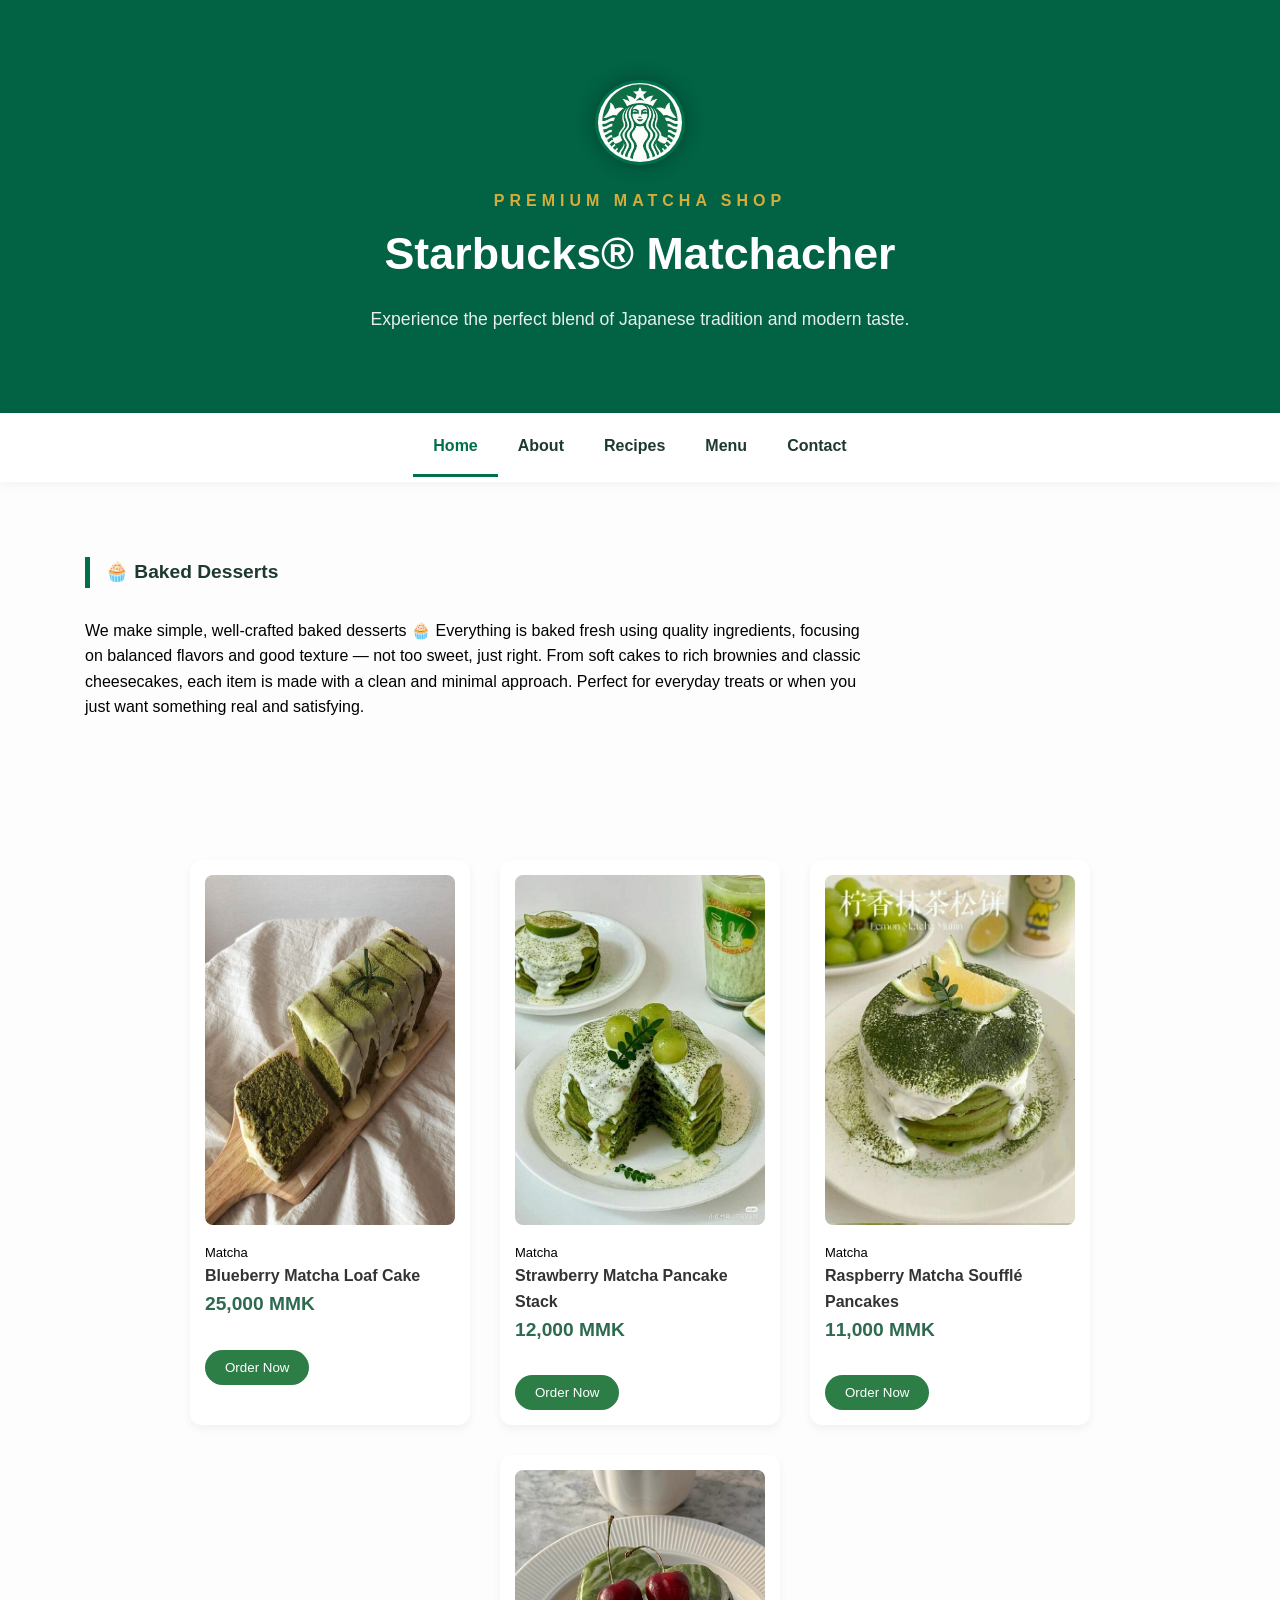
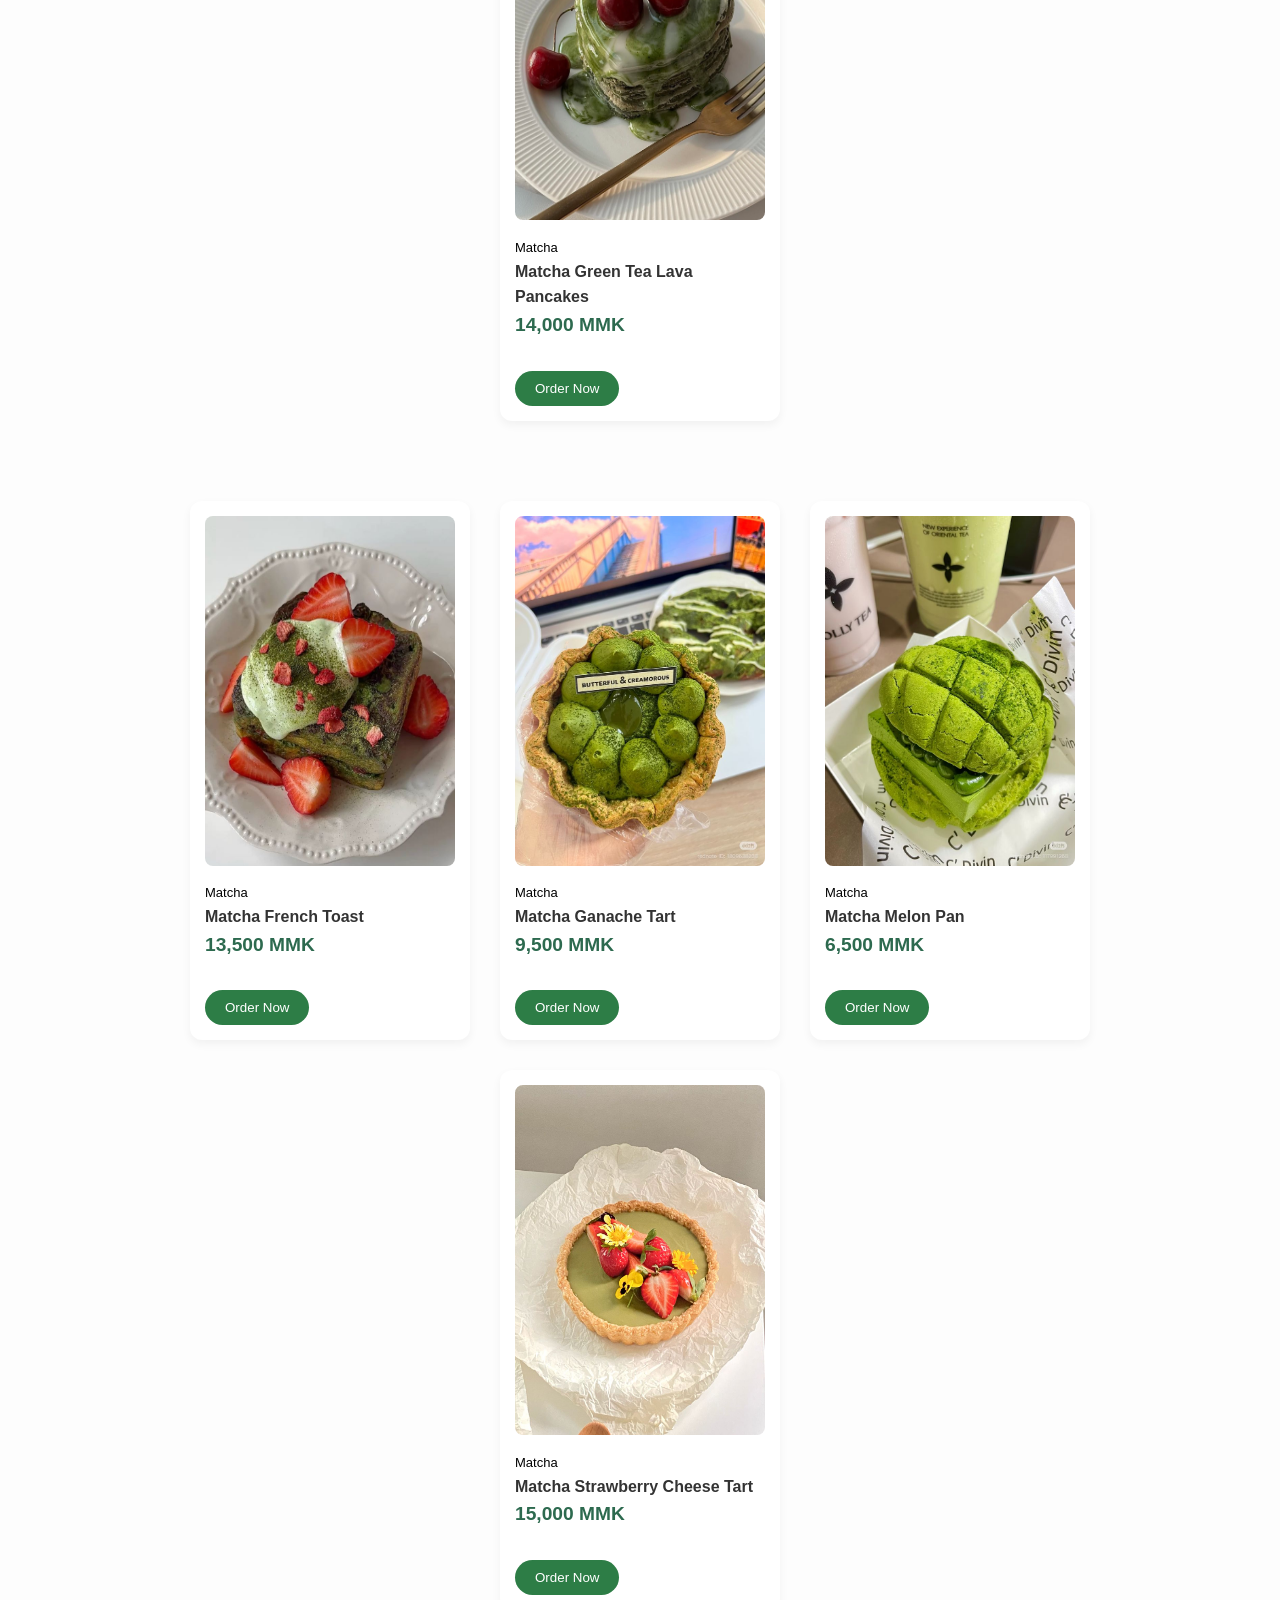
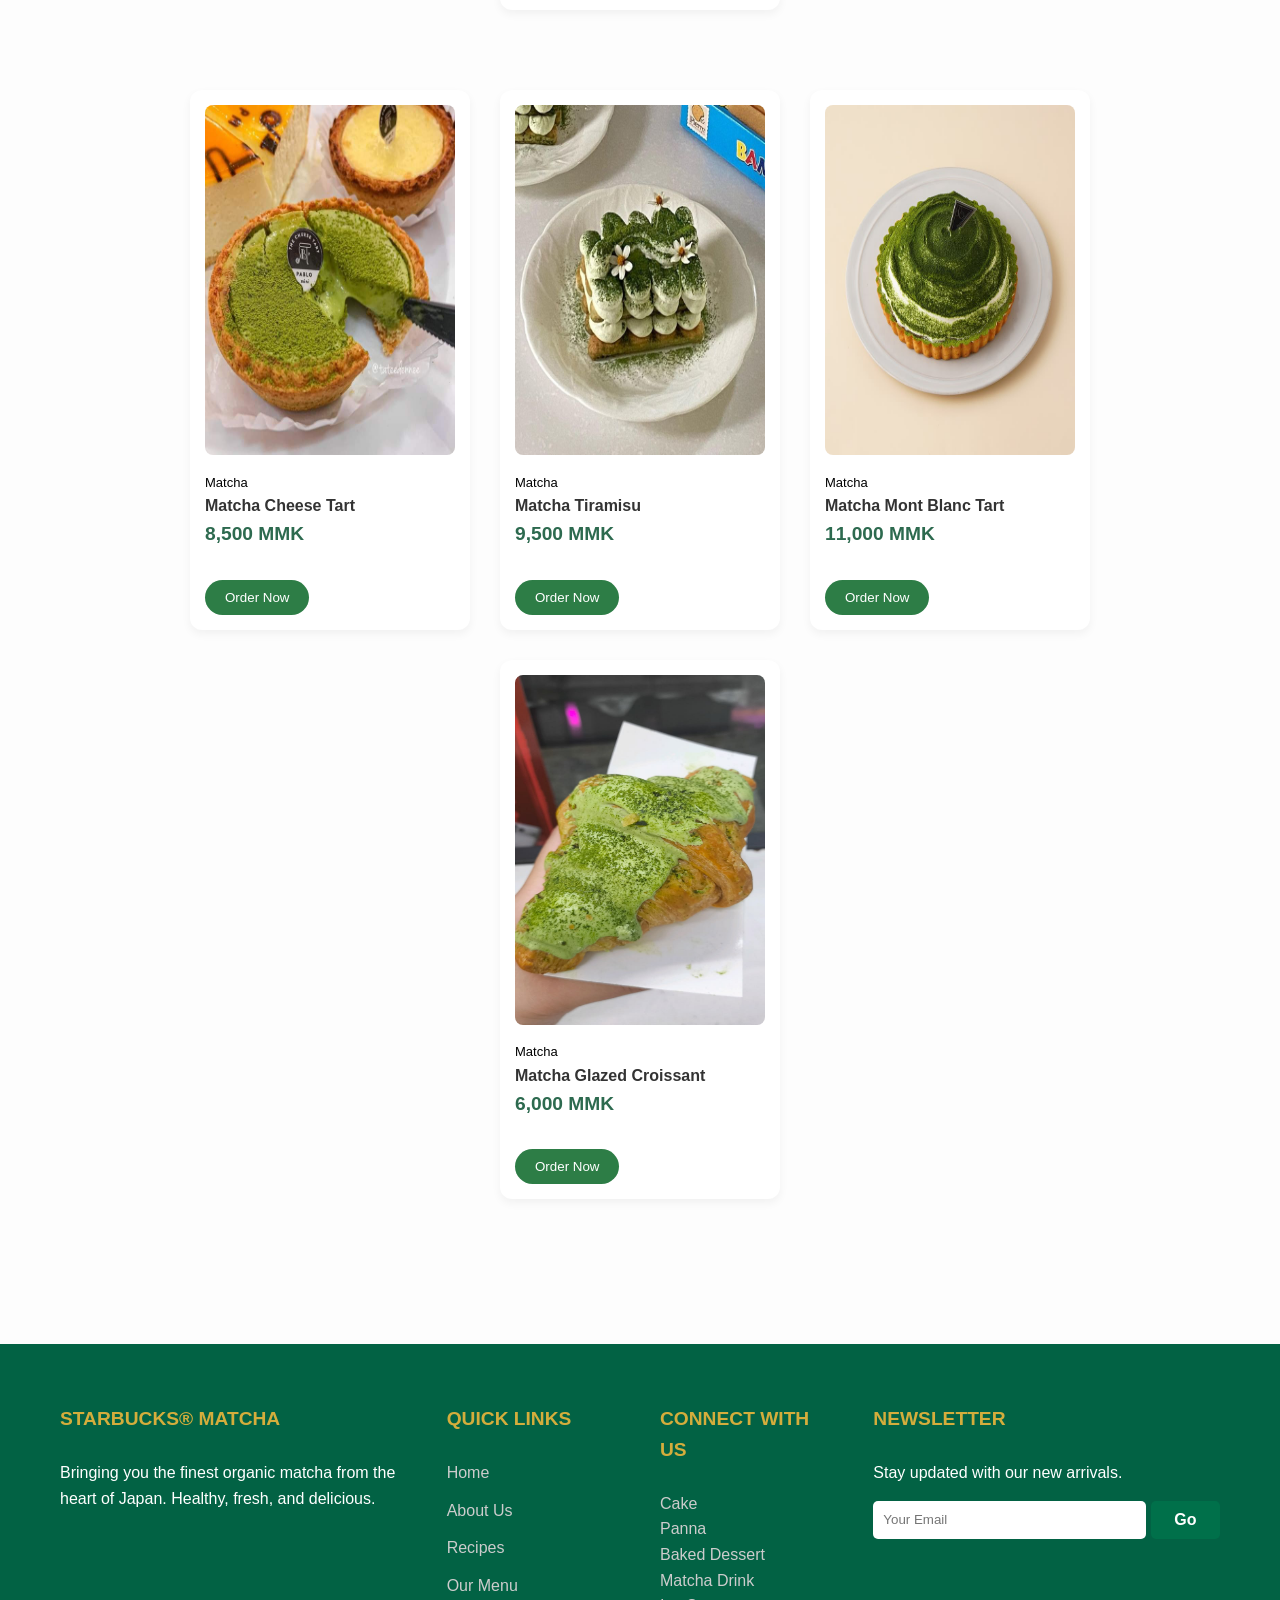
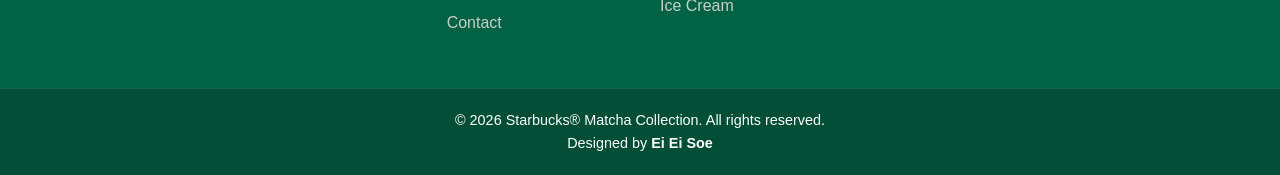
<file: categories3.html>
<!DOCTYPE html>
<html lang="en">
<head>
    <meta charset="UTF-8">
    <meta name="viewport">
    <title>Starbucks® Matchacher | Premium Matcha Shop</title>
    <link rel="icon" href="starbucks.jpg">
    <link rel="stylesheet" href="style.css">
</head>
<body>

    <header class="main-header">
        <div class="container header-flex">
            <div class="brand">
                <img src="starbucks.jpg" alt="Starbucks Logo" class="logo-img">
                <div class="brand-text">
                    <span class="tagline">PREMIUM MATCHA SHOP</span>
                    <h1>Starbucks® Matchacher</h1>
                </div>
            </div>
            <p class="header-desc">Experience the perfect blend of Japanese tradition and modern taste.</p>
        </div>
    </header>

    <nav class="navbar">
        <div class="container">
            <ul class="nav-links">
                <li><a href="index.html" class="active">Home</a></li>
                <li><a href="about.html">About</a></li>
                <li><a href="recipes.html">Recipes</a></li>
                <li><a href="categories1.html">Menu</a></li>
                <li><a href="contact.html">Contact</a></li>
            </ul>
        </div>
    </nav>

    <div class="container">
        <main class="layout-grid">
            
            <section class="main-content">
                <h2 class="section-title">🧁 Baked Desserts</h2>
                <p>We make simple, well-crafted baked desserts 🧁 Everything is baked fresh using quality ingredients, focusing on balanced flavors and good texture — not too sweet, just right. From soft cakes to rich brownies and classic cheesecakes, each item is made with a clean and minimal approach. Perfect for everyday treats or when you just want something real and satisfying.</p>
            </section>

        </main>
    </div> 

   <!-- Main Content -->
  <main class="main-content">
    <div class="product-grids">
      
      <div class="product-cards">
        <img src="bake1.jpg" alt="Blueberry Matcha Loaf Cake" class="bake">
        <p class="category">Matcha</p>
        <h4>Blueberry Matcha Loaf Cake</h4>
        <div class="price">25,000 MMK</div>
        <a href="order now.html"><button class="order-bnt">Order Now</button></a>
      </div>

      <div class="product-cards">
        <img src="bake2.jpg" alt="Strawberry Matcha Pancake Stack" class="bake">
        <p class="category">Matcha</p>
        <h4>Strawberry Matcha Pancake Stack</h4>
        <div class="price">12,000 MMK</div>
        <a href="order now.html"><button class="order-bnt">Order Now</button></a>
      </div>

      <div class="product-cards">
        <img src="bake3.jpg" alt="Raspberry Matcha Soufflé Pancakes<" class="bake">
        <p class="category">Matcha</p>
        <h4>Raspberry Matcha Soufflé Pancakes</h4>
        <div class="price">11,000 MMK</div>
        <a href="order now.html"><button class="order-bnt">Order Now</button></a>
      </div>

      <div class="product-cards">
        <img src="bake4.jpg" alt="Matcha Green Tea Lava Pancakes" class="bake">
        <p class="category">Matcha</p>
        <h4>Matcha Green Tea Lava Pancakes</h4>
        <div class="price">14,000 MMK</div>
        <a href="order now.html"><button class="order-bnt">Order Now</button></a>
      </div>
    </div>

    <!-- Product Grid -->
    <div class="product-grids">
      
      <div class="product-cards">
        <img src="bake5.jpg" alt="Matcha French Toast" class="bake">
        <p class="category">Matcha</p>
        <h4>Matcha French Toast</h4>
        <div class="price">13,500 MMK</div>
        <a href="order now.html"><button class="order-bnt">Order Now</button></a>
      </div>

      <div class="product-cards">
        <img src="bake6.jpg" alt="Matcha Ganache Tart" class="bake">
        <p class="category">Matcha</p>
        <h4>Matcha Ganache Tart</h4>
        <div class="price">9,500 MMK</div>
        <a href="order now.html"><button class="order-bnt">Order Now</button></a>
      </div>

      <div class="product-cards">
        <img src="bake7.jpg" alt="Matcha Melon Pan" class="bake">
        <p class="category">Matcha</p>
        <h4>Matcha Melon Pan</h4>
        <div class="price">6,500 MMK</div>
        <a href="order now.html"><button class="order-bnt">Order Now</button></a>
      </div>

      <div class="product-cards">
        <img src="bake8.jpg" alt="Matcha Strawberry Cheese Tart" class="bake">
        <p class="category">Matcha</p>
        <h4>Matcha Strawberry Cheese Tart</h4>
        <div class="price">15,000 MMK</div>
        <a href="order now.html"><button class="order-bnt">Order Now</button></a>
      </div>
    </div>

    <!-- Product Grid -->
    <div class="product-grids">
      
      <div class="product-cards">
        <img src="bake9.jpg" alt="Matcha Cheese Tart" class="bake">
        <p class="category">Matcha</p>
        <h4>Matcha Cheese Tart</h4>
        <div class="price">8,500 MMK</div>
        <a href="order now.html"><button class="order-bnt">Order Now</button></a>
      </div>

      <div class="product-cards">
        <img src="b1.jpg" alt="Matcha Tiramisu" class="bake">
        <p class="category">Matcha</p>
        <h4>Matcha Tiramisu</h4>
        <div class="price">9,500 MMK</div>
        <a href="order now.html"><button class="order-bnt">Order Now</button></a>
      </div>

      <div class="product-cards">
        <img src="b2.jpg" alt="Matcha Mont Blanc Tart" class="bake">
        <p class="category">Matcha</p>
        <h4>Matcha Mont Blanc Tart</h4>
        <div class="price">11,000 MMK</div>
        <a href="order now.html"><button class="order-bnt">Order Now</button></a>
      </div>

      <div class="product-cards">
        <img src="b3.jpg" alt="Matcha Glazed Croissant" class="bake">
        <p class="category">Matcha</p>
        <h4>Matcha Glazed Croissant</h4>
        <div class="price">6,000 MMK</div>
        <a href="order now.html"><button class="order-bnt">Order Now</button></a>
      </div>
    </div>
  </main>

    <footer class="site-footer">
        <div class="container footer-grid">
            <div class="footer-col about-col">
                <h4>Starbucks® Matcha</h4>
                <p>Bringing you the finest organic matcha from the heart of Japan. Healthy, fresh, and delicious.</p>
            </div>
            
            <div class="footer-col links-col">
                <h4>Quick Links</h4>
                <ul>
                    <li><a href="index.html">Home</a></li>
                    <li><a href="about.html">About Us</a></li>
                     <li><a href="recipes.html">Recipes</a></li>
                    <li><a href="categories1.html">Our Menu</a></li>
                    <li><a href="contact.html">Contact</a></li>
                </ul>
            </div>

            <div class="footer-col social-col">
                <h4>Connect With Us</h4>
                <div class="social-icons">
                    <a href="categories1.html">Cake</a><br>
                    <a href="categories2.html">Panna</a><br>
                    <a href="categories3.html">Baked Dessert</a><br>
                    <a href="categories4.html">Matcha Drink</a><br>
                    <a href="categories5.html">Ice Cream</a>
                </div>
            </div>

           <div class="footer-col newsletter-col">
                <h4>Newsletter</h4>
                <p>Stay updated with our new arrivals.</p>
                <form class="subscribe-form" action="#confirm-noti">
                    <input type="email" placeholder="Your Email" required>
                    <button type="submit" class="submit-btn">Go</button>
                </form>
            </div>
        </div>
        
        <div class="footer-bottom">
            <div class="container">
                <p>&copy; 2026 Starbucks® Matcha Collection. All rights reserved.</p>
                <p class="designer-credit">Designed by <strong>Ei Ei Soe</strong></p>
            </div>
        </div>
    </footer>
<div id="confirm-noti" class="modal-overlay1">
    <div class="modal-content1">
        <h3>Completed successfully!</h3>
        <p>Thank you! Your request has been received</p>
        <a href="#" class="close-btn1">OK</a>
    </div>
</div>
</body>
</html>
</file>
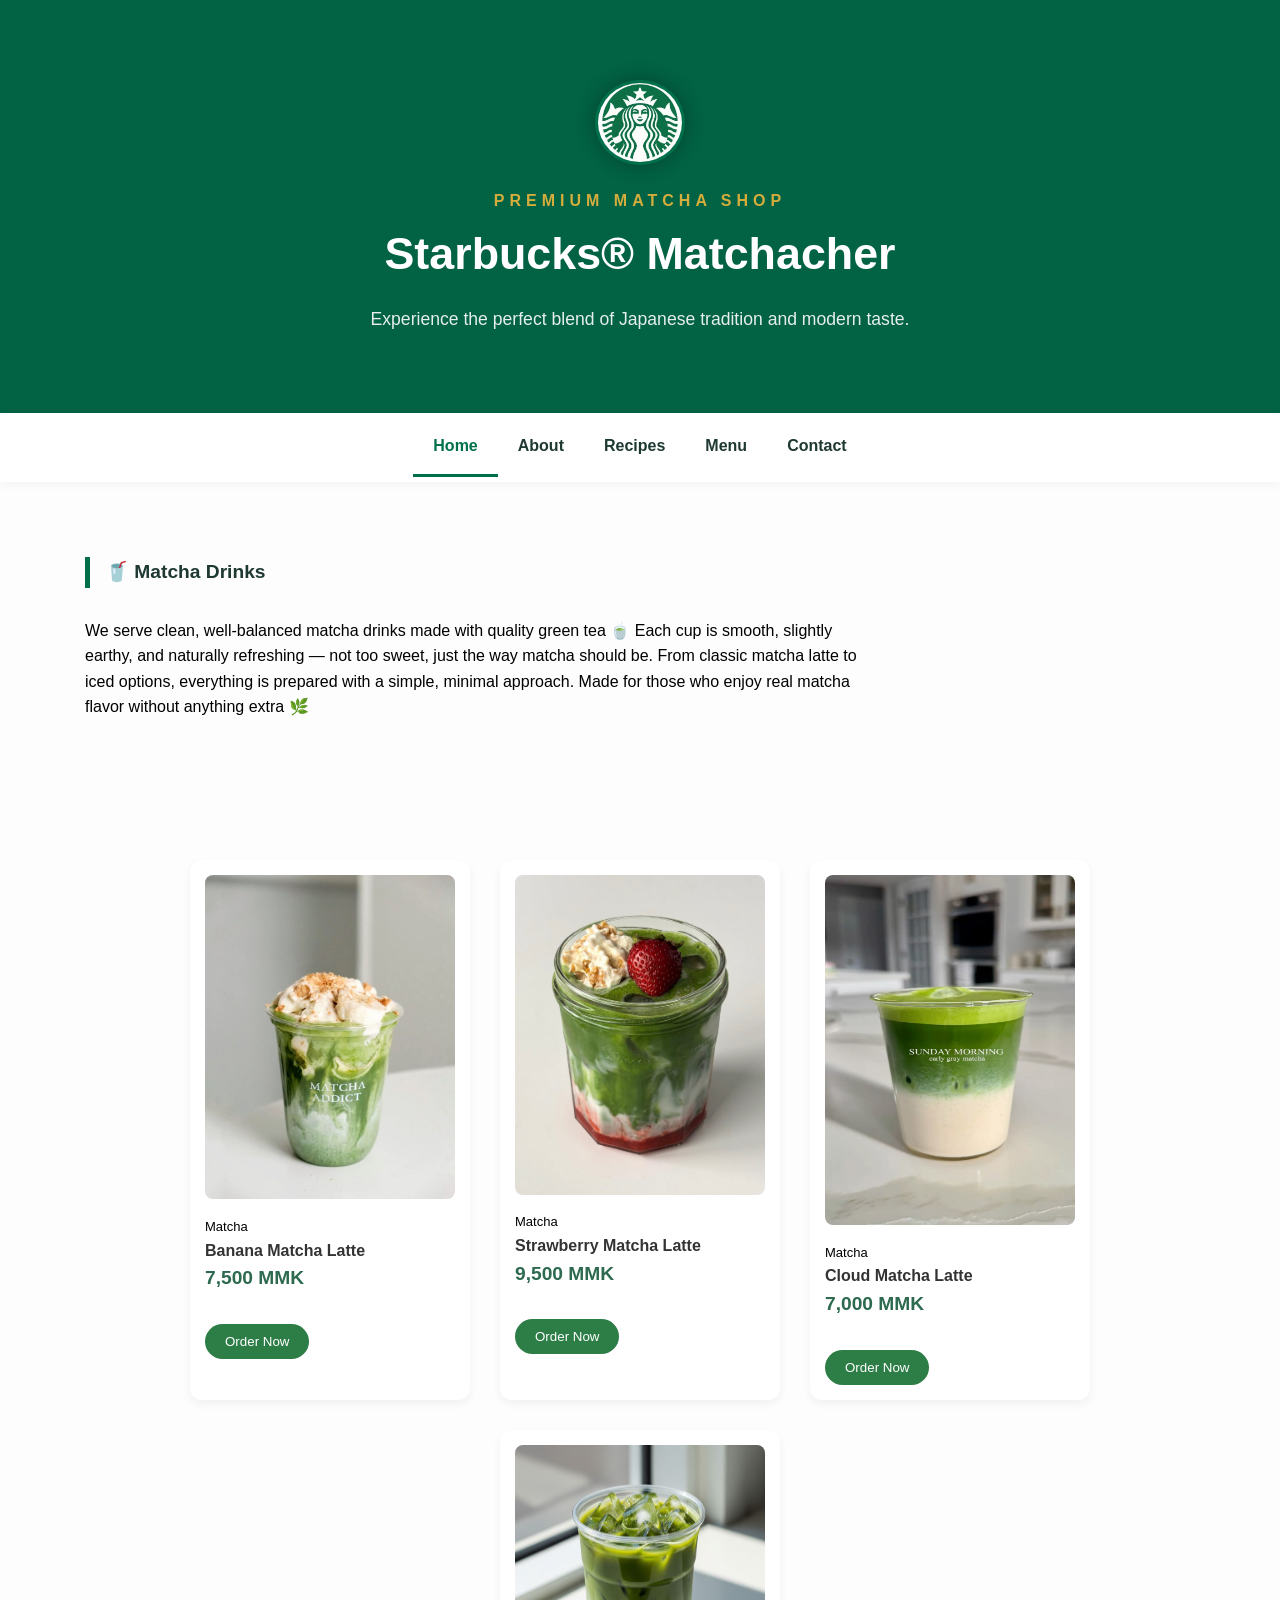
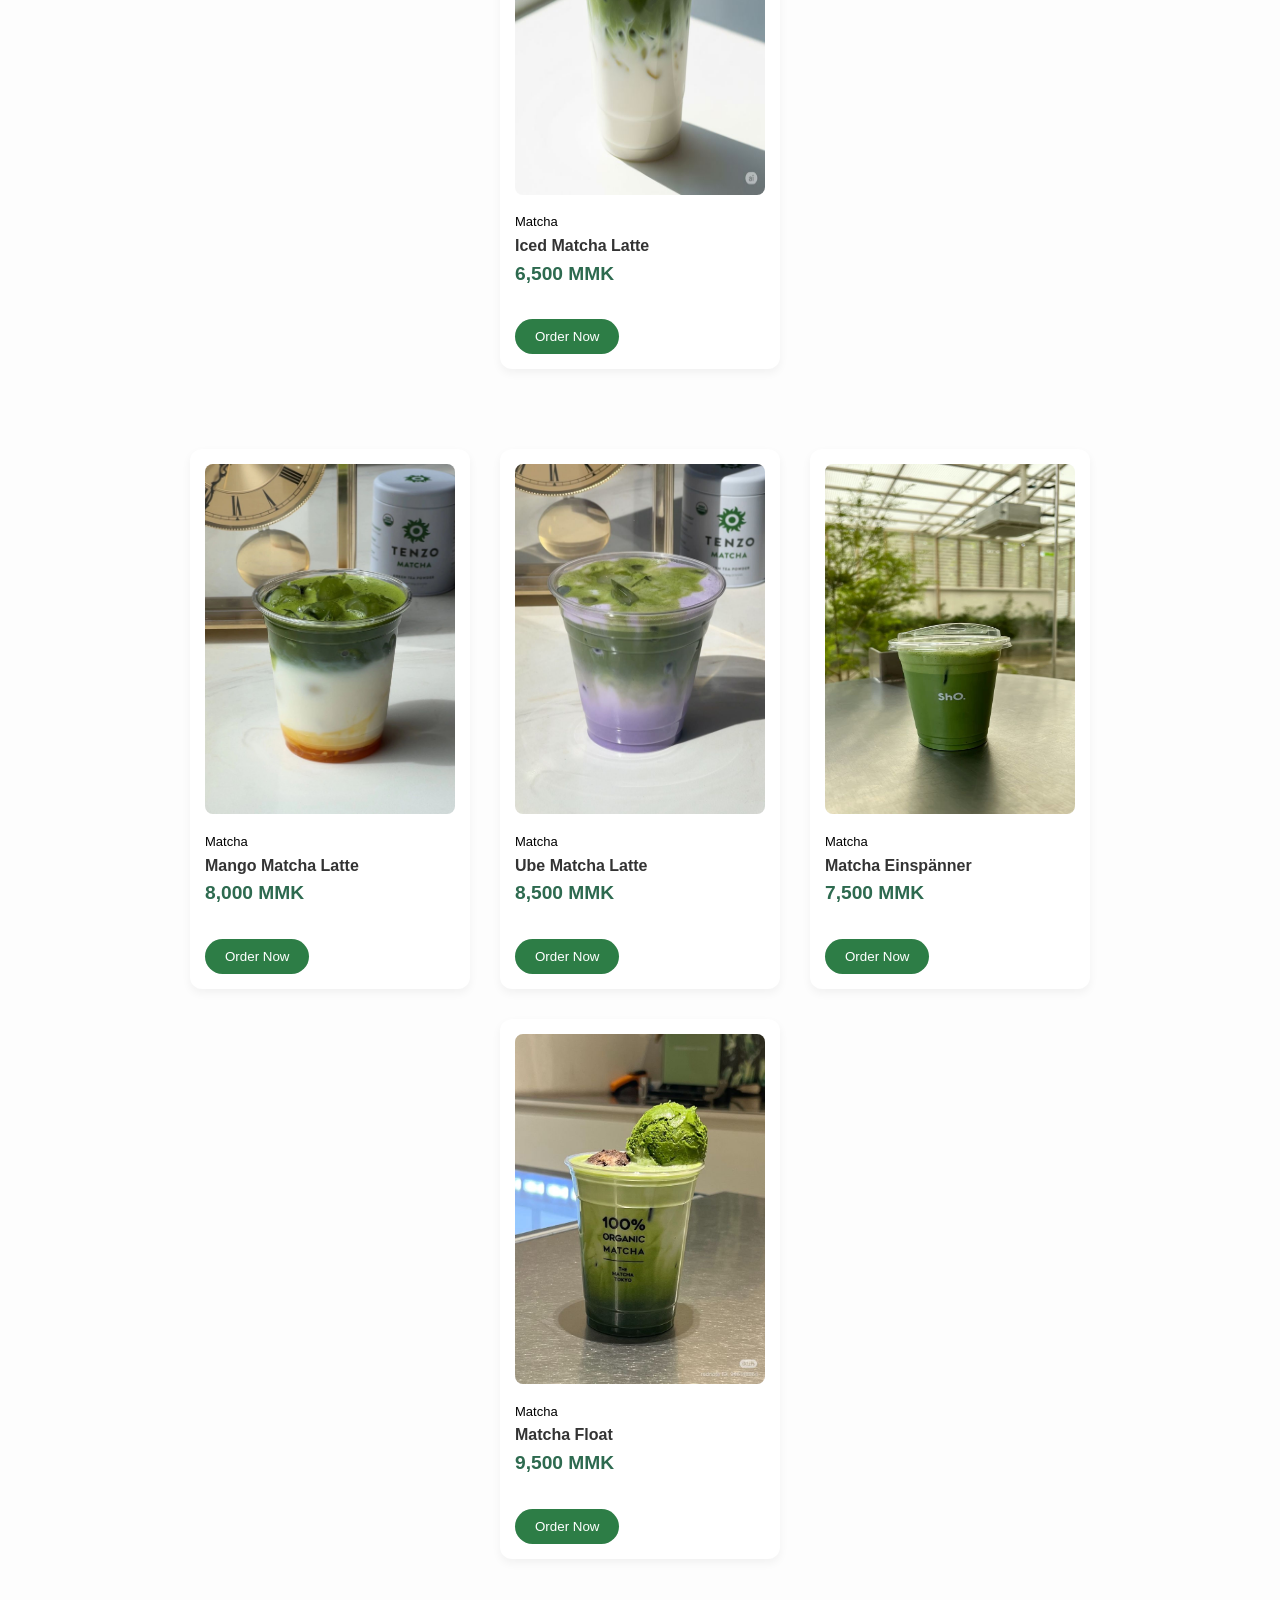
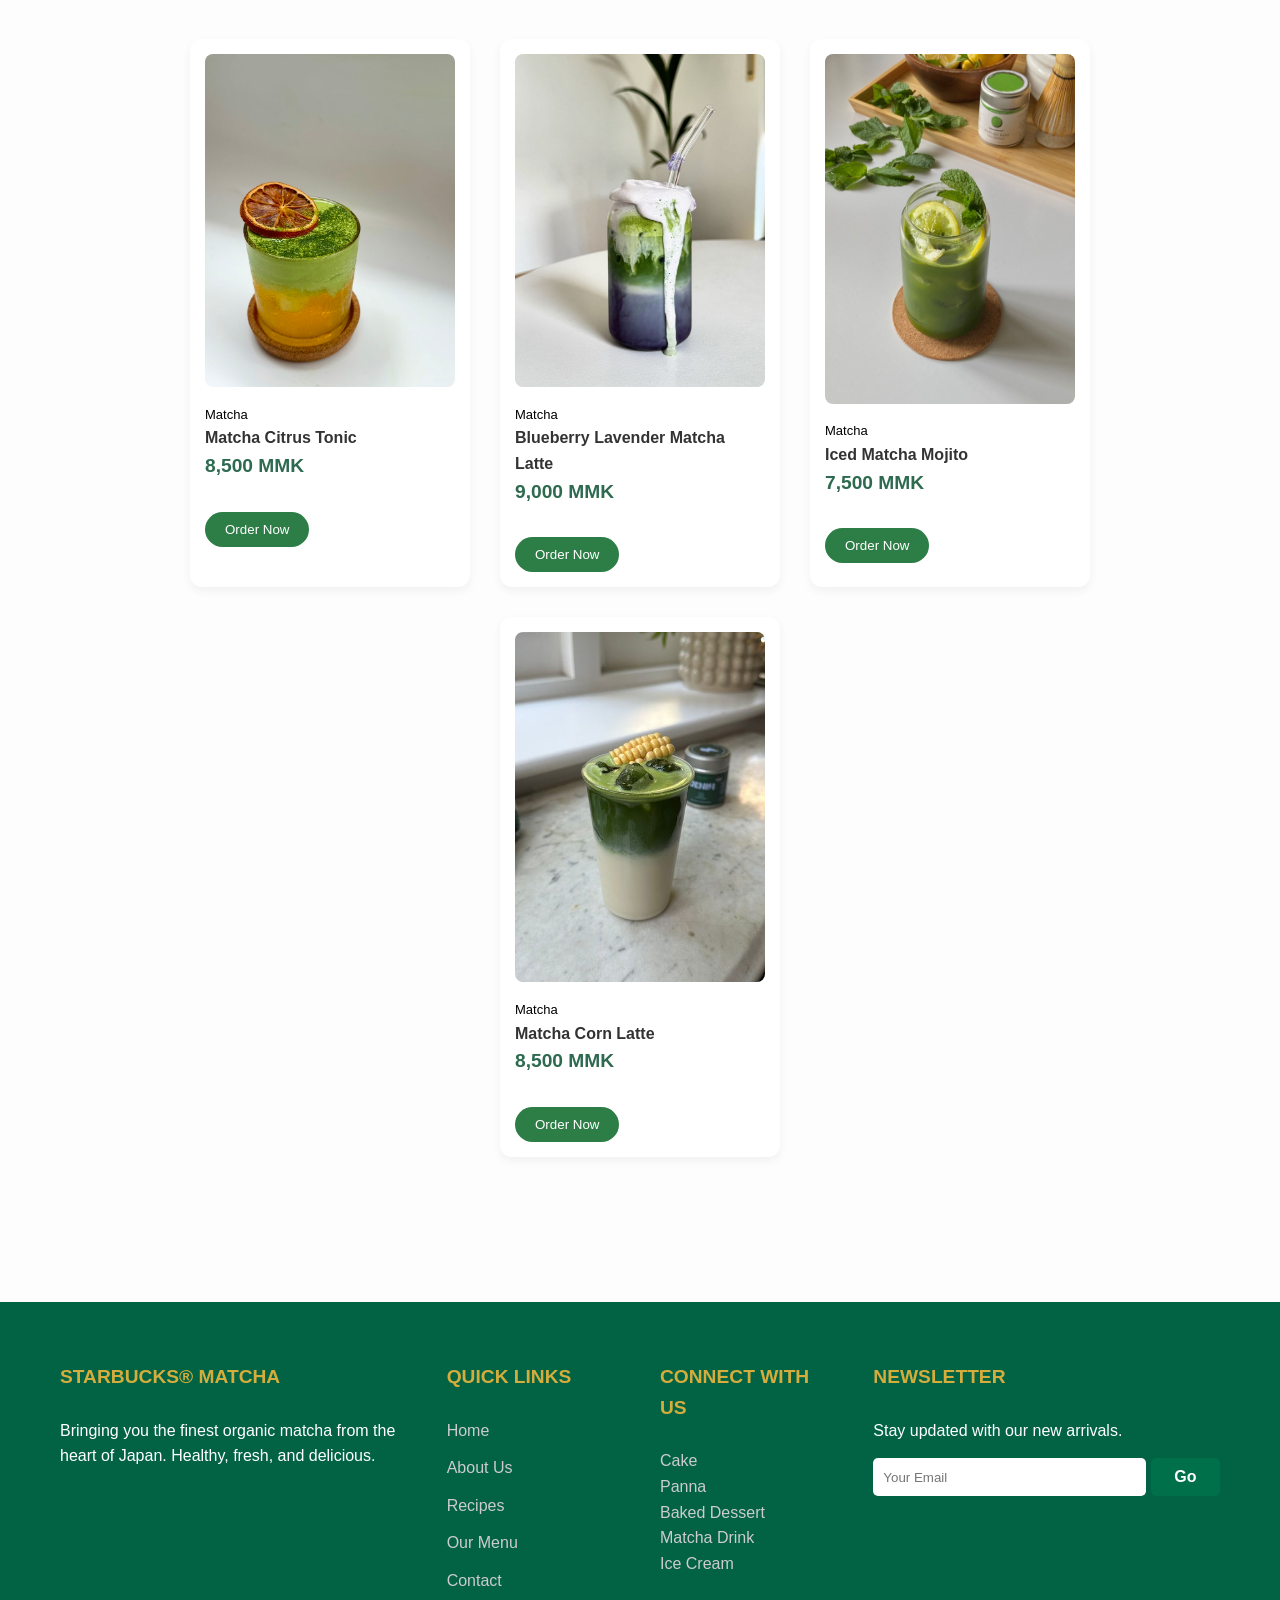
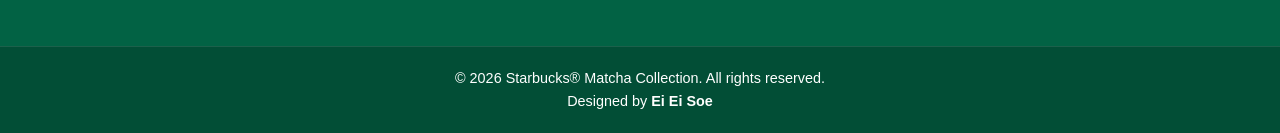
<file: categories4.html>
<!DOCTYPE html>
<html lang="en">
<head>
    <meta charset="UTF-8">
    <meta name="viewport">
    <title>Starbucks® Matchacher | Premium Matcha Shop</title>
    <link rel="icon" href="starbucks.jpg">
    <link rel="stylesheet" href="style.css">
</head>
<body>

    <header class="main-header">
        <div class="container header-flex">
            <div class="brand">
                <img src="starbucks.jpg" alt="Starbucks Logo" class="logo-img">
                <div class="brand-text">
                    <span class="tagline">PREMIUM MATCHA SHOP</span>
                    <h1>Starbucks® Matchacher</h1>
                </div>
            </div>
            <p class="header-desc">Experience the perfect blend of Japanese tradition and modern taste.</p>
        </div>
    </header>

    <nav class="navbar">
        <div class="container">
            <ul class="nav-links">
                <li><a href="index.html" class="active">Home</a></li>
                <li><a href="about.html">About</a></li>
                <li><a href="recipes.html">Recipes</a></li>
                <li><a href="categories1.html">Menu</a></li>
                <li><a href="contact.html">Contact</a></li>
            </ul>
        </div>
    </nav>

    <div class="container">
        <main class="layout-grid">
            
            <section class="main-content">
                <h2 class="section-title">🥤 Matcha Drinks</h2>
                <p>We serve clean, well-balanced matcha drinks made with quality green tea 🍵 Each cup is smooth, slightly earthy, and naturally refreshing — not too sweet, just the way matcha should be. From classic matcha latte to iced options, everything is prepared with a simple, minimal approach. Made for those who enjoy real matcha flavor without anything extra 🌿</p>
            </section>

        </main>
    </div> 

   <!-- Main Content -->
  <main class="main-content">
    <div class="product-grids">
      
      <div class="product-cards">
        <img src="drink1.jpg" alt="Banana Matcha Latte">
        <p class="category">Matcha</p>
        <h4>Banana Matcha Latte</h4>
        <div class="price">7,500 MMK</div>
        <a href="order now.html"><button class="order-bnt">Order Now</button></a>
      </div>

      <div class="product-cards">
        <img src="drink2.jpg" alt="Strawberry Matcha Latte">
        <p class="category">Matcha</p>
        <h4>Strawberry Matcha Latte</h4>
        <div class="price">9,500 MMK</div>
        <a href="order now.html"><button class="order-bnt">Order Now</button></a>
      </div>

      <div class="product-cards">
        <img src="drink3.jpg" alt="Cloud Matcha Latte" class="matcha-drink">
        <p class="category">Matcha</p>
        <h4>Cloud Matcha Latte</h4>
        <div class="price">7,000 MMK</div>
        <a href="order now.html"><button class="order-bnt">Order Now</button></a>
      </div>

      <div class="product-cards">
        <img src="drink4.jpg" alt="Iced Matcha Latte" class="matcha-drink">
        <p class="category">Matcha</p>
        <h4>Iced Matcha Latte</h4>
        <div class="price">6,500 MMK</div>
        <a href="order now.html"><button class="order-bnt">Order Now</button></a>
      </div>
    </div>

    <!-- Product Grid -->
    <div class="product-grids">
      
      <div class="product-cards">
        <img src="drink5.jpg" alt="Mango Matcha Latte" class="pudding">
        <p class="category">Matcha</p>
        <h4>Mango Matcha Latte</h4>
        <div class="price">8,000 MMK</div>
        <a href="order now.html"><button class="order-bnt">Order Now</button></a>
      </div>

      <div class="product-cards">
        <img src="drink6.jpg" alt="Ube Matcha Latte" class="pudding">
        <p class="category">Matcha</p>
        <h4>Ube Matcha Latte</h4>
        <div class="price">8,500 MMK</div>
        <a href="order now.html"><button class="order-bnt">Order Now</button></a>
      </div>

      <div class="product-cards">
        <img src="drink7.jpg" alt="Matcha Einspänner" class="pudding">
        <p class="category">Matcha</p>
        <h4>Matcha Einspänner</h4>
        <div class="price">7,500 MMK</div>
        <a href="order now.html"><button class="order-bnt">Order Now</button></a>
      </div>

      <div class="product-cards">
        <img src="drink8.jpg" alt="Matcha Float" class="pudding">
        <p class="category">Matcha</p>
        <h4>Matcha Float</h4>
        <div class="price">9,500 MMK</div>
        <a href="order now.html"><button class="order-bnt">Order Now</button></a>
      </div>
    </div>

    <!-- Product Grid -->
    <div class="product-grids">
      
      <div class="product-cards">
        <img src="drink9.jpg" alt="Matcha Citrus Tonic">
        <p class="category">Matcha</p>
        <h4>Matcha Citrus Tonic</h4>
        <div class="price">8,500 MMK</div>
        <a href="order now.html"><button class="order-bnt">Order Now</button></a>
      </div>

      <div class="product-cards">
        <img src="blueberry drinks.jpg" alt="Blueberry Lavender Matcha Latte">
        <p class="category">Matcha</p>
        <h4>Blueberry Lavender Matcha Latte</h4>
        <div class="price">9,000 MMK</div>
        <a href="order now.html"><button class="order-bnt">Order Now</button></a>
      </div>

      <div class="product-cards">
        <img src="d1.jpg" alt="Iced Matcha Mojito" class="cookie">
        <p class="category">Matcha</p>
        <h4>Iced Matcha Mojito</h4>
        <div class="price">7,500 MMK</div>
        <a href="order now.html"><button class="order-bnt">Order Now</button></a>
      </div>

      <div class="product-cards">
        <img src="d2.jpg" alt="Matcha Corn Latte" class="cookie">
        <p class="category">Matcha</p>
        <h4>Matcha Corn Latte</h4>
        <div class="price">8,500 MMK</div>
        <a href="order now.html"><button class="order-bnt">Order Now</button></a>
      </div>
    </div>
  </main>

    <footer class="site-footer">
        <div class="container footer-grid">
            <div class="footer-col about-col">
                <h4>Starbucks® Matcha</h4>
                <p>Bringing you the finest organic matcha from the heart of Japan. Healthy, fresh, and delicious.</p>
            </div>
            
            <div class="footer-col links-col">
                <h4>Quick Links</h4>
                <ul>
                    <li><a href="index.html">Home</a></li>
                    <li><a href="about.html">About Us</a></li>
                     <li><a href="recipes.html">Recipes</a></li>
                    <li><a href="categories1.html">Our Menu</a></li>
                    <li><a href="contact.html">Contact</a></li>
                </ul>
            </div>

            <div class="footer-col social-col">
                <h4>Connect With Us</h4>
                <div class="social-icons">
                    <a href="categories1.html">Cake</a><br>
                    <a href="categories2.html">Panna</a><br>
                    <a href="categories3.html">Baked Dessert</a><br>
                    <a href="categories4.html">Matcha Drink</a><br>
                    <a href="categories5.html">Ice Cream</a>
                </div>
            </div>

            <div class="footer-col newsletter-col">
                <h4>Newsletter</h4>
                <p>Stay updated with our new arrivals.</p>
                <form class="subscribe-form" action="#confirm-noti">
                    <input type="email" placeholder="Your Email" required>
                    <button type="submit" class="submit-btn">Go</button>
                </form>
            </div>
        </div>
        
        <div class="footer-bottom">
            <div class="container">
                <p>&copy; 2026 Starbucks® Matcha Collection. All rights reserved.</p>
                <p class="designer-credit">Designed by <strong>Ei Ei Soe</strong></p>
            </div>
        </div>
    </footer>
<div id="confirm-noti" class="modal-overlay1">
    <div class="modal-content1">
        <h3>Completed successfully!</h3>
        <p>Thank you! Your request has been received</p>
        <a href="#" class="close-btn1">OK</a>
    </div>
</div>
</body>
</html>
</file>
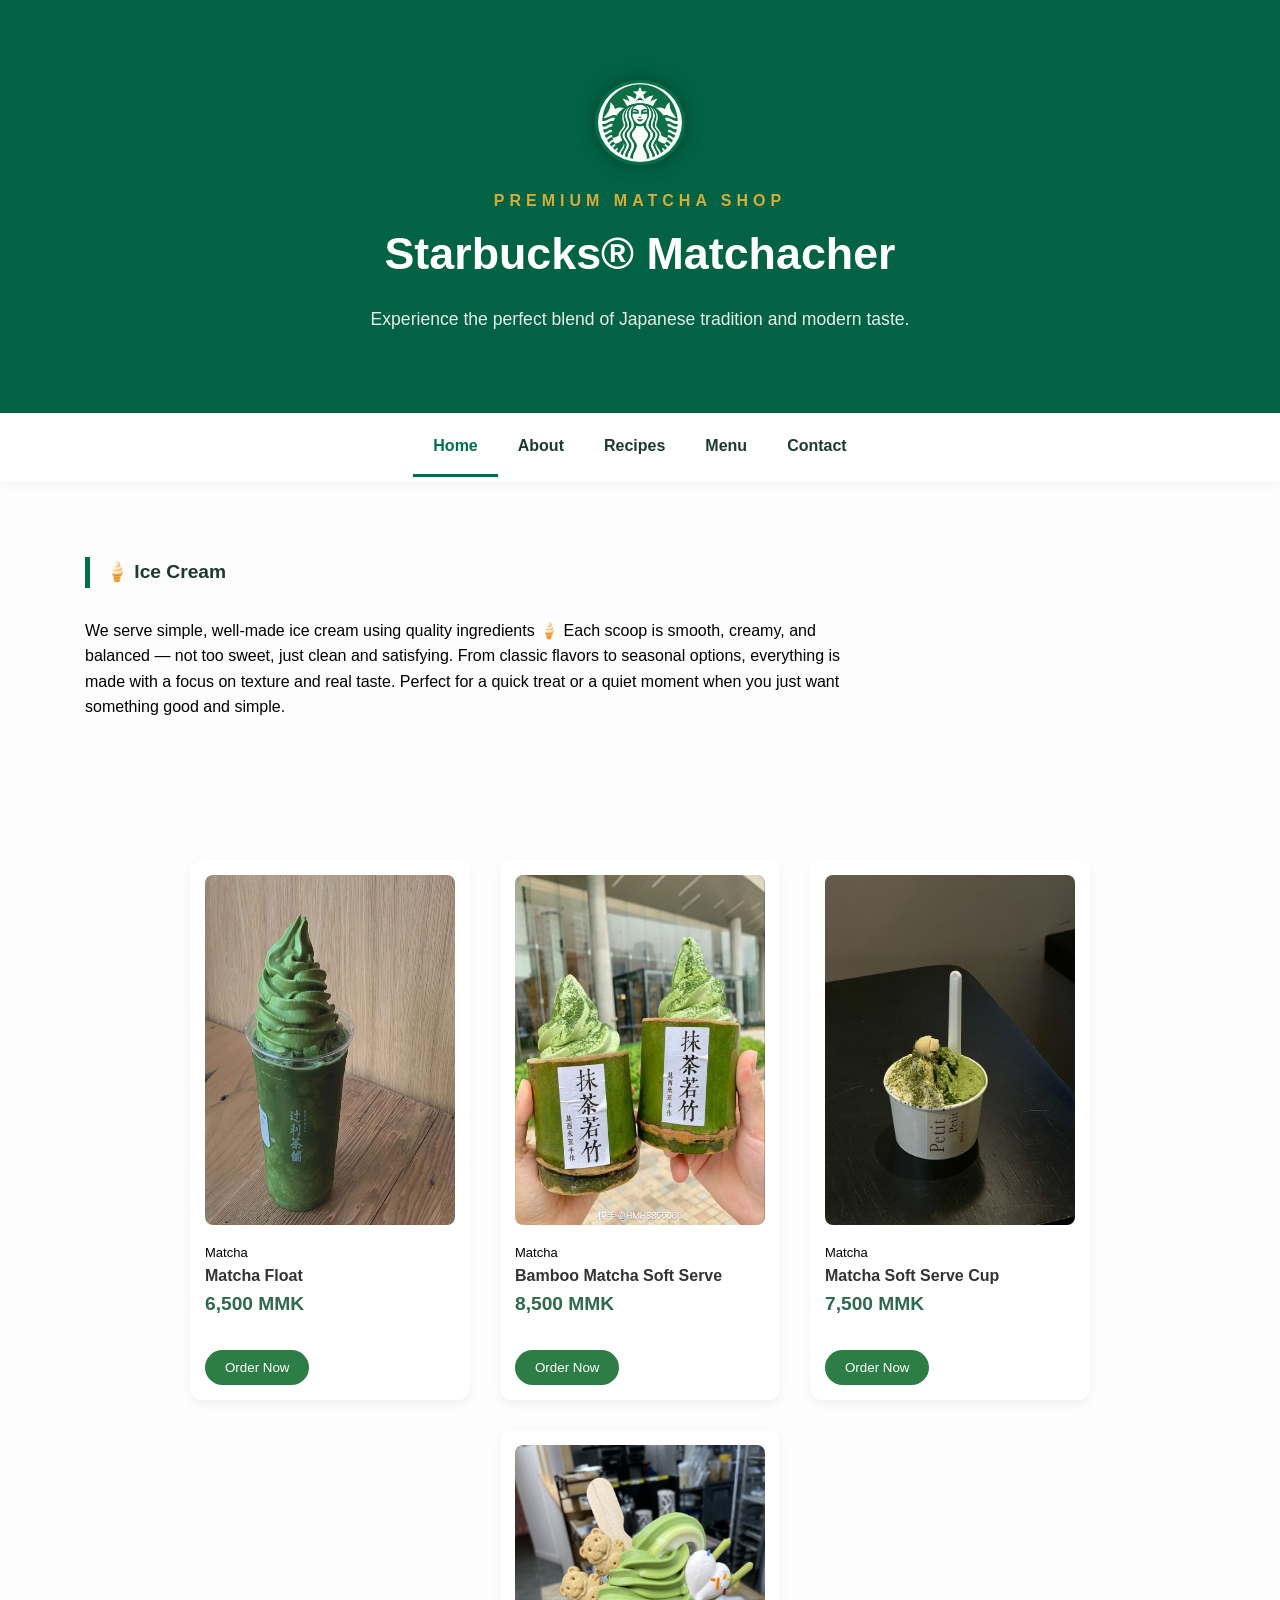
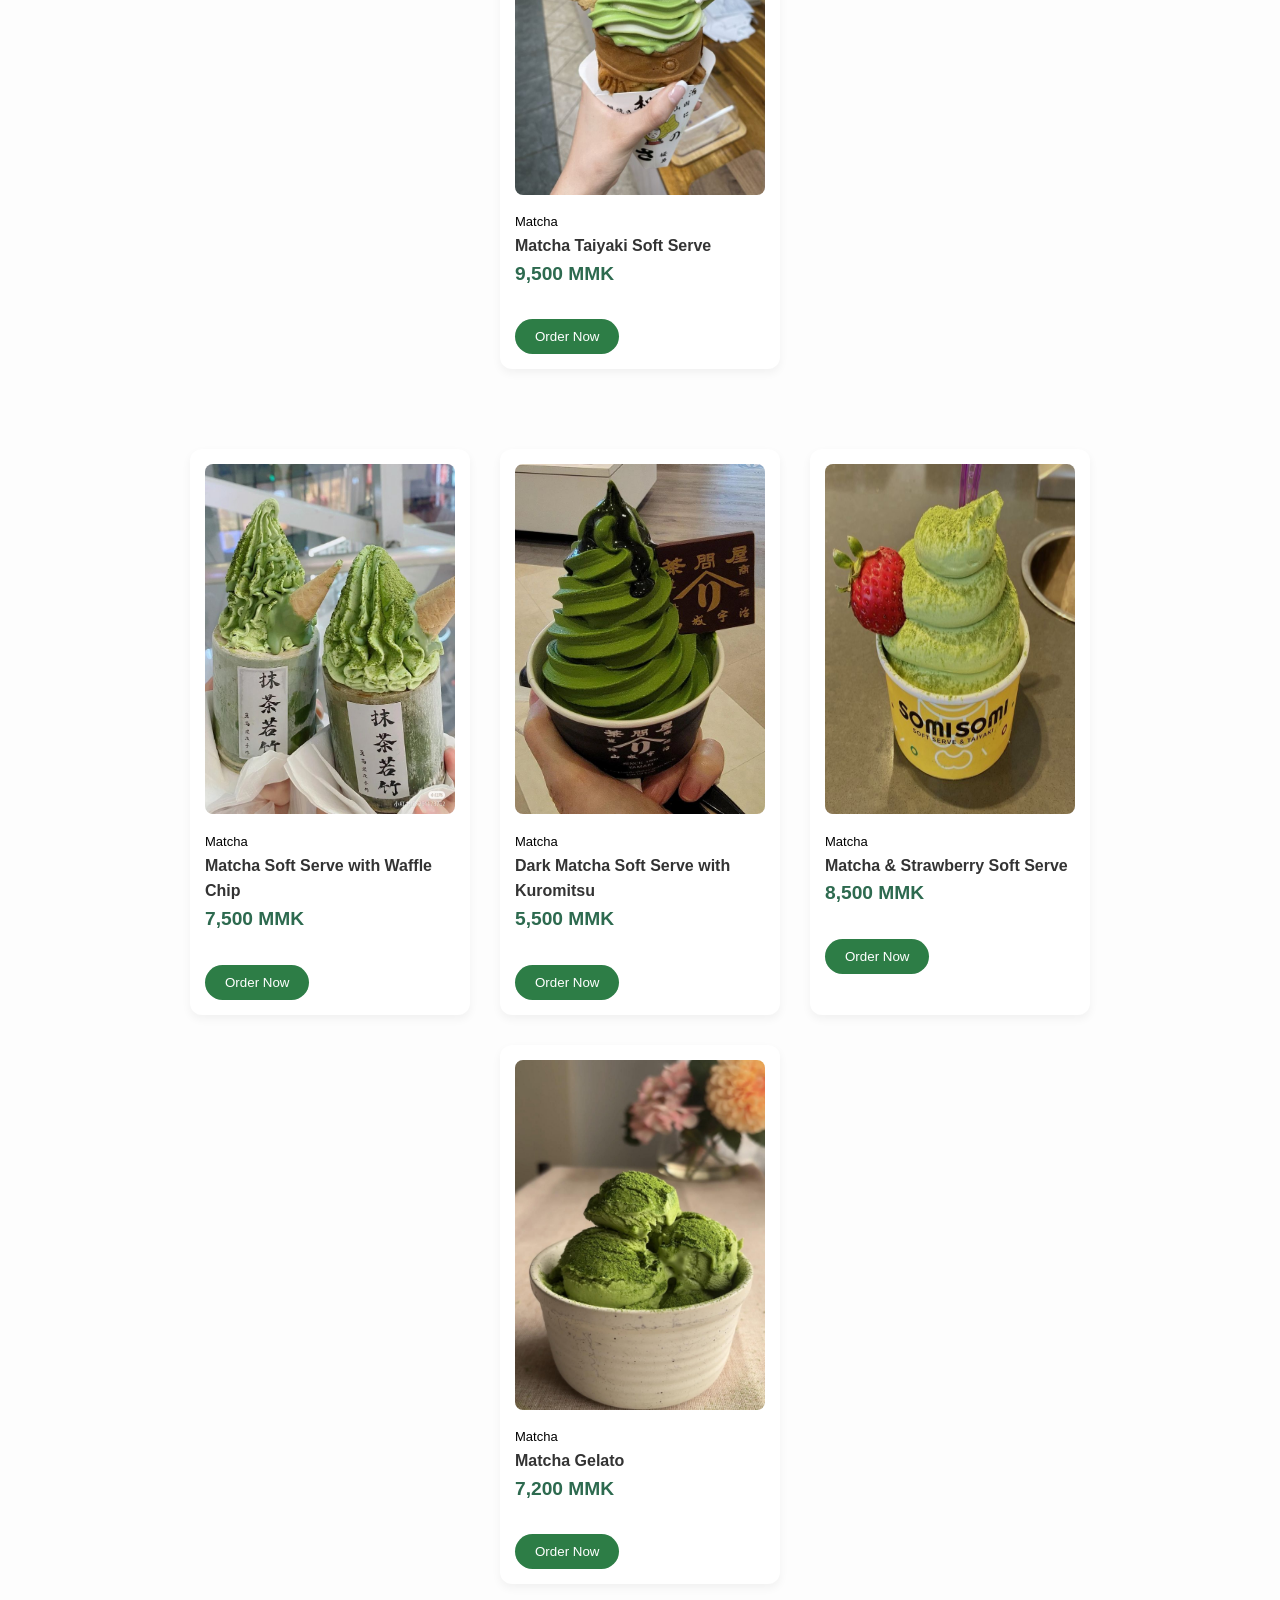
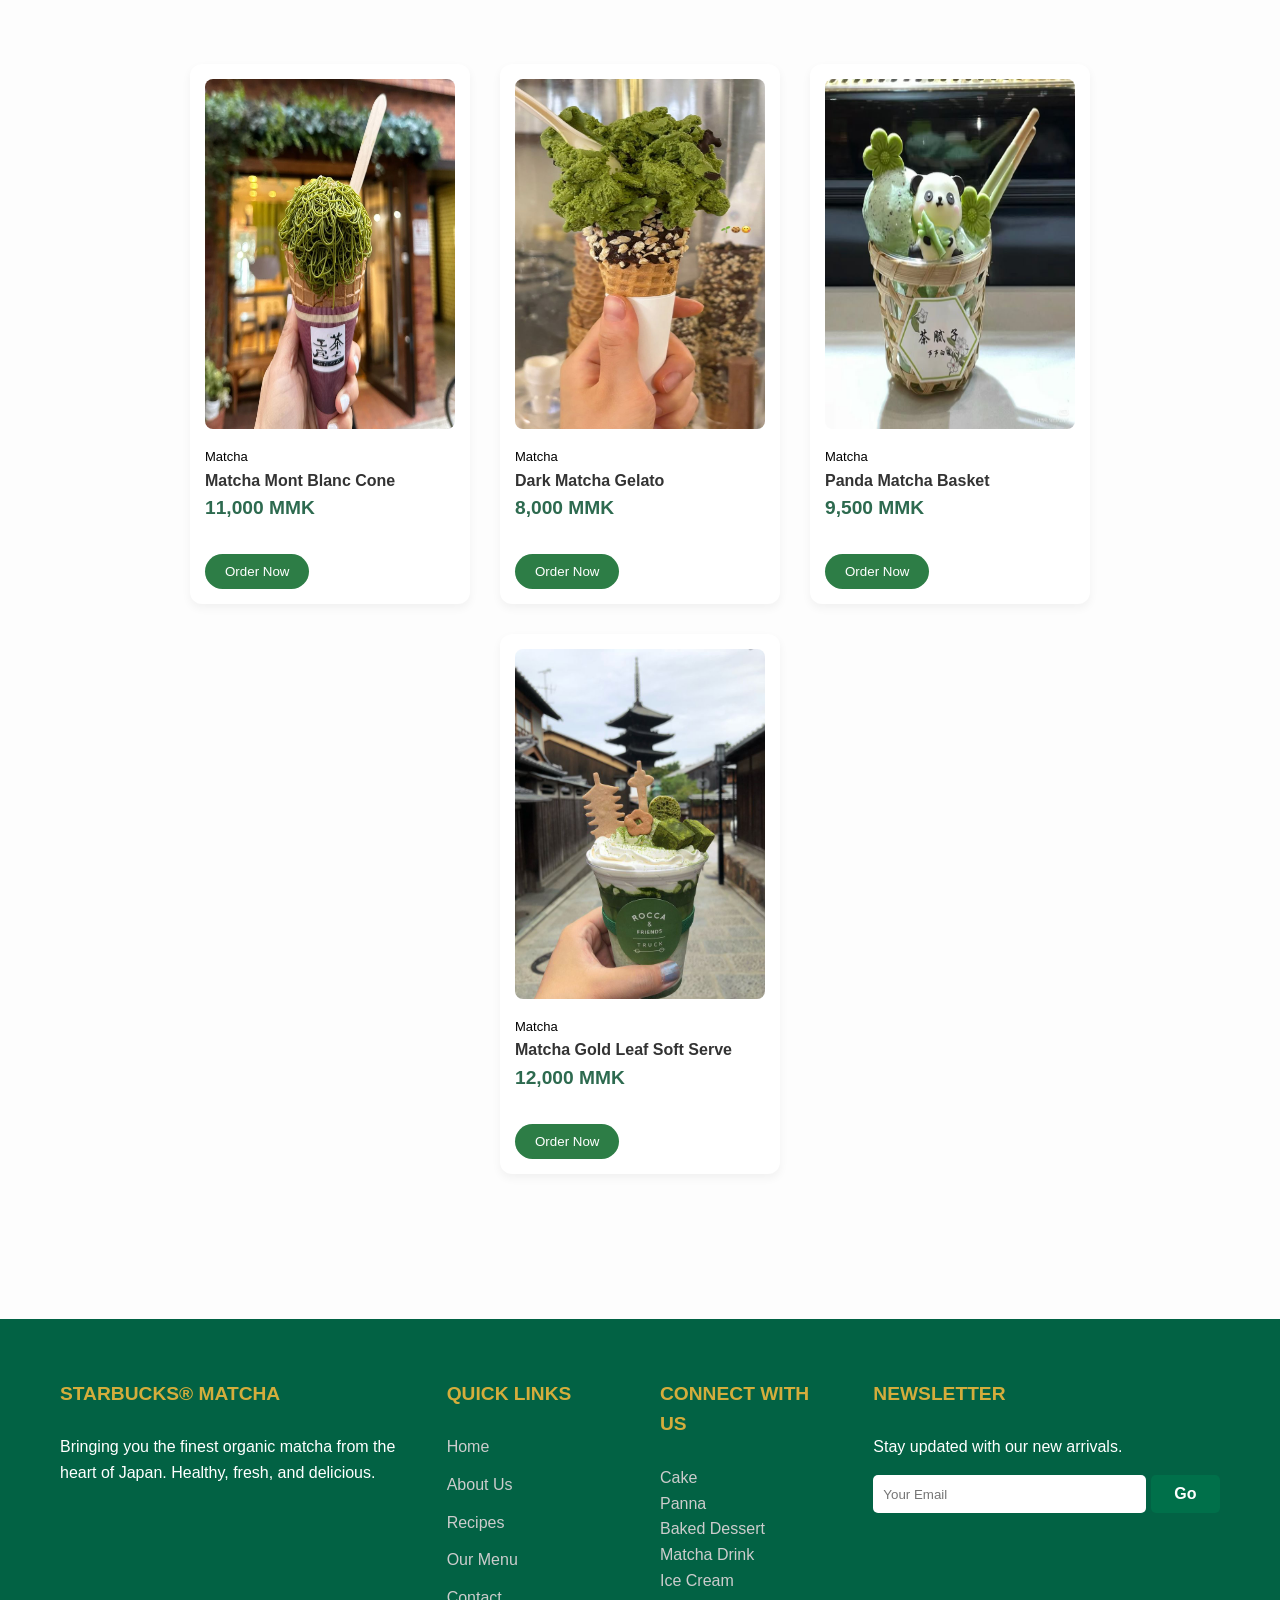
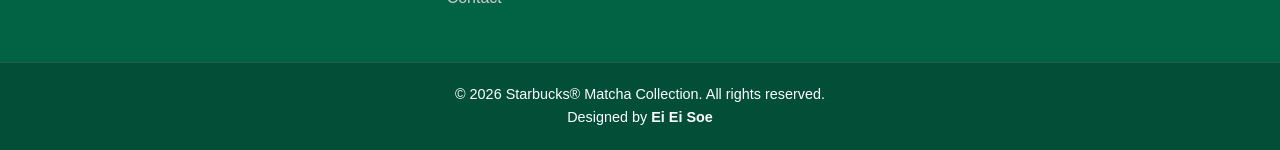
<file: categories5.html>
<!DOCTYPE html>
<html lang="en">
<head>
    <meta charset="UTF-8">
    <meta name="viewport">
    <title>Starbucks® Matchacher | Premium Matcha Shop</title>
    <link rel="icon" href="starbucks.jpg">
    <link rel="stylesheet" href="style.css">
</head>
<body>

    <header class="main-header">
        <div class="container header-flex">
            <div class="brand">
                <img src="starbucks.jpg" alt="Starbucks Logo" class="logo-img">
                <div class="brand-text">
                    <span class="tagline">PREMIUM MATCHA SHOP</span>
                    <h1>Starbucks® Matchacher</h1>
                </div>
            </div>
            <p class="header-desc">Experience the perfect blend of Japanese tradition and modern taste.</p>
        </div>
    </header>

    <nav class="navbar">
        <div class="container">
            <ul class="nav-links">
                <li><a href="index.html" class="active">Home</a></li>
                <li><a href="about.html">About</a></li>
                <li><a href="recipes.html">Recipes</a></li>
                <li><a href="categories1.html">Menu</a></li>
                <li><a href="contact.html">Contact</a></li>
            </ul>
        </div>
    </nav>

    <div class="container">
        <main class="layout-grid">
            
            <section class="main-content">
                <h2 class="section-title">🍦 Ice Cream</h2>
                <p>We serve simple, well-made ice cream using quality ingredients 🍦 Each scoop is smooth, creamy, and balanced — not too sweet, just clean and satisfying. From classic flavors to seasonal options, everything is made with a focus on texture and real taste. Perfect for a quick treat or a quiet moment when you just want something good and simple.</p>
            </section>

        </main>
    </div> 

   <!-- Main Content -->
  <main class="main-content">
    <div class="product-grids">
      
      <div class="product-cards">
        <img src="ice cream.jpg" alt="Matcha Float" class="ice-cream">
        <p class="category">Matcha</p>
        <h4>Matcha Float</h4>
        <div class="price">6,500 MMK</div>
        <a href="order now.html"><button class="order-bnt">Order Now</button></a>
      </div>

      <div class="product-cards">
        <img src="ice1.jpg" alt="Bamboo Matcha Soft Serve" class="ice-cream">
        <p class="category">Matcha</p>
        <h4>Bamboo Matcha Soft Serve</h4>
        <div class="price">8,500 MMK</div>
        <a href="order now.html"><button class="order-bnt">Order Now</button></a>
      </div>

      <div class="product-cards">
        <img src="ice cream2.jpg" alt="Matcha Soft Serve Cup" class="ice-cream">
        <p class="category">Matcha</p>
        <h4>Matcha Soft Serve Cup</h4>
        <div class="price">7,500 MMK</div>
        <a href="order now.html"><button class="order-bnt">Order Now</button></a>
      </div>

      <div class="product-cards">
        <img src="ice cream3.jpg" alt="Matcha Taiyaki Soft Serve" class="ice-cream">
        <p class="category">Matcha</p>
        <h4>Matcha Taiyaki Soft Serve</h4>
        <div class="price">9,500 MMK</div>
        <a href="order now.html"><button class="order-bnt">Order Now</button></a>
      </div>
    </div>

    <!-- Product Grid -->
    <div class="product-grids">
      
      <div class="product-cards">
        <img src="ice cream4.jpg" alt="Matcha Soft Serve with Waffle Chip" class="ice-cream">
        <p class="category">Matcha</p>
        <h4>Matcha Soft Serve with Waffle Chip</h4>
        <div class="price">7,500 MMK</div>
        <a href="order now.html"><button class="order-bnt">Order Now</button></a>
      </div>

      <div class="product-cards">
        <img src="ice cream5.jpg" alt="Dark Matcha Soft Serve with Kuromitsu" class="ice-cream">
        <p class="category">Matcha</p>
        <h4>Dark Matcha Soft Serve with Kuromitsu</h4>
        <div class="price">5,500 MMK</div>
       <a href="order now.html"><button class="order-bnt">Order Now</button></a>
      </div>

      <div class="product-cards">
        <img src="ice cream6.jpg" alt="Matcha & Strawberry Soft Serve" class="ice-cream">
        <p class="category">Matcha</p>
        <h4>Matcha & Strawberry Soft Serve</h4>
        <div class="price">8,500 MMK</div>
        <a href="order now.html"><button class="order-bnt">Order Now</button></a>
      </div>

      <div class="product-cards">
        <img src="ice cream7.jpg" alt="Matcha Gelato" class="ice-cream">
        <p class="category">Matcha</p>
        <h4>Matcha Gelato</h4>
        <div class="price">7,200 MMK</div>
        <a href="order now.html"><button class="order-bnt">Order Now</button></a>
      </div>
    </div>

    <!-- Product Grid -->
    <div class="product-grids">
      
      <div class="product-cards">
        <img src="ice cream8.jpg" alt="Matcha Mont Blanc Cone" class="ice-cream">
        <p class="category">Matcha</p>
        <h4>Matcha Mont Blanc Cone</h4>
        <div class="price">11,000 MMK</div>
        <a href="order now.html"><button class="order-bnt">Order Now</button></a>
      </div>

      <div class="product-cards">
        <img src="ice cream9.jpg" alt="Dark Matcha Gelato" class="ice-cream">
        <p class="category">Matcha</p>
        <h4>Dark Matcha Gelato</h4>
        <div class="price">8,000 MMK</div>
        <a href="order now.html"><button class="order-bnt">Order Now</button></a>
      </div>

      <div class="product-cards">
        <img src="ice2.jpg" alt="Panda Matcha Basket" class="ice-cream">
        <p class="category">Matcha</p>
        <h4>Panda Matcha Basket</h4>
        <div class="price">9,500 MMK</div>
        <a href="order now.html"><button class="order-bnt">Order Now</button></a>
      </div>

      <div class="product-cards">
        <img src="ice3.jpg" alt="Matcha Gold Leaf Soft Serve" class="ice-cream">
        <p class="category">Matcha</p>
        <h4>Matcha Gold Leaf Soft Serve</h4>
        <div class="price">12,000 MMK</div>
        <a href="order now.html"><button class="order-bnt">Order Now</button></a>
      </div>
    </div>
  </main>

    <footer class="site-footer">
        <div class="container footer-grid">
            <div class="footer-col about-col">
                <h4>Starbucks® Matcha</h4>
                <p>Bringing you the finest organic matcha from the heart of Japan. Healthy, fresh, and delicious.</p>
            </div>
            
            <div class="footer-col links-col">
                <h4>Quick Links</h4>
                <ul>
                    <li><a href="index.html">Home</a></li>
                    <li><a href="about.html">About Us</a></li>
                     <li><a href="recipes.html">Recipes</a></li>
                    <li><a href="categories1.html">Our Menu</a></li>
                    <li><a href="contact.html">Contact</a></li>
                </ul>
            </div>

            <div class="footer-col social-col">
                <h4>Connect With Us</h4>
                <div class="social-icons">
                    <a href="categories1.html">Cake</a><br>
                    <a href="categories2.html">Panna</a><br>
                    <a href="categories3.html">Baked Dessert</a><br>
                    <a href="categories4.html">Matcha Drink</a><br>
                    <a href="categories5.html">Ice Cream</a>
                </div>
            </div>

            <div class="footer-col newsletter-col">
                <h4>Newsletter</h4>
                <p>Stay updated with our new arrivals.</p>
                <form class="subscribe-form" action="#confirm-noti">
                    <input type="email" placeholder="Your Email" required>
                    <button type="submit" class="submit-btn">Go</button>
                </form>
            </div>
        </div>
        
        <div class="footer-bottom">
            <div class="container">
                <p>&copy; 2026 Starbucks® Matcha Collection. All rights reserved.</p>
                <p class="designer-credit">Designed by <strong>Ei Ei Soe</strong></p>
            </div>
        </div>
    </footer>
<div id="confirm-noti" class="modal-overlay1">
    <div class="modal-content1">
        <h3>Completed successfully!</h3>
        <p>Thank you! Your request has been received</p>
        <a href="#" class="close-btn1">OK</a>
    </div>
</div>
</body>
</html>
</file>
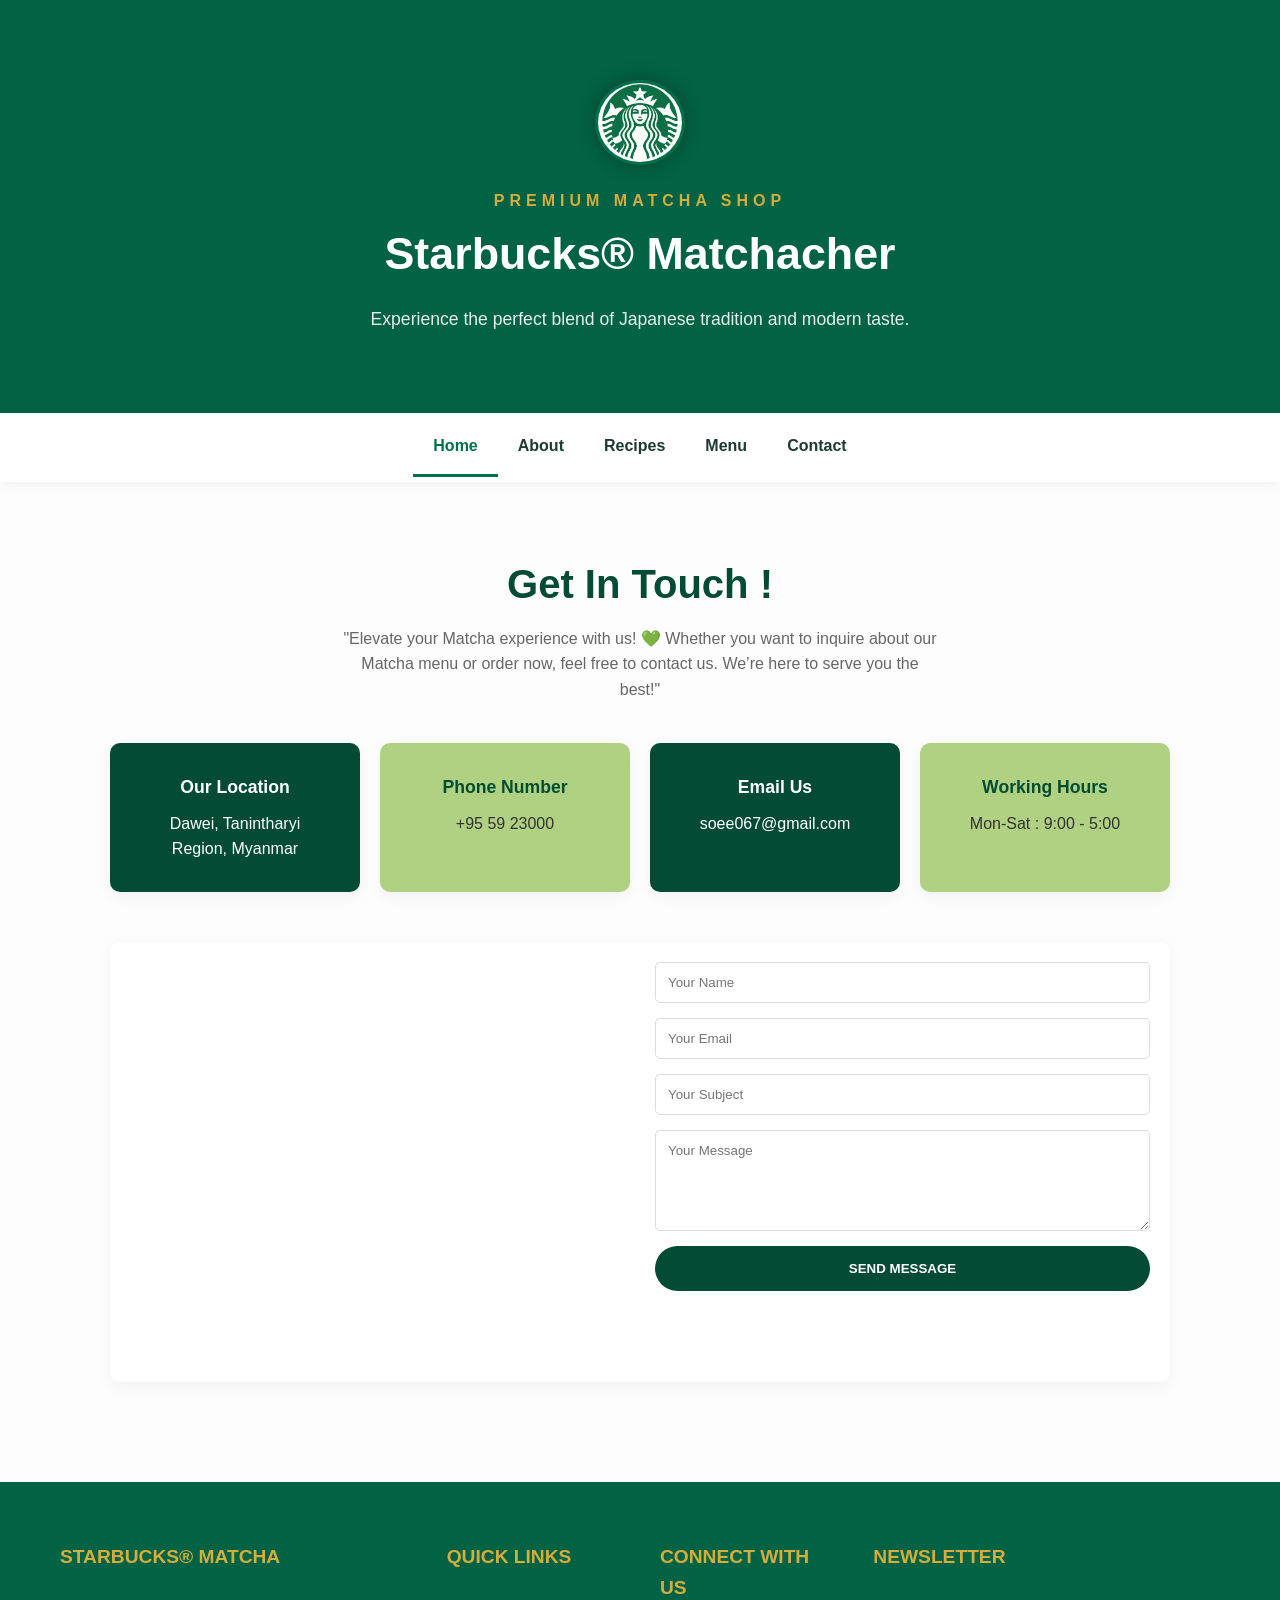
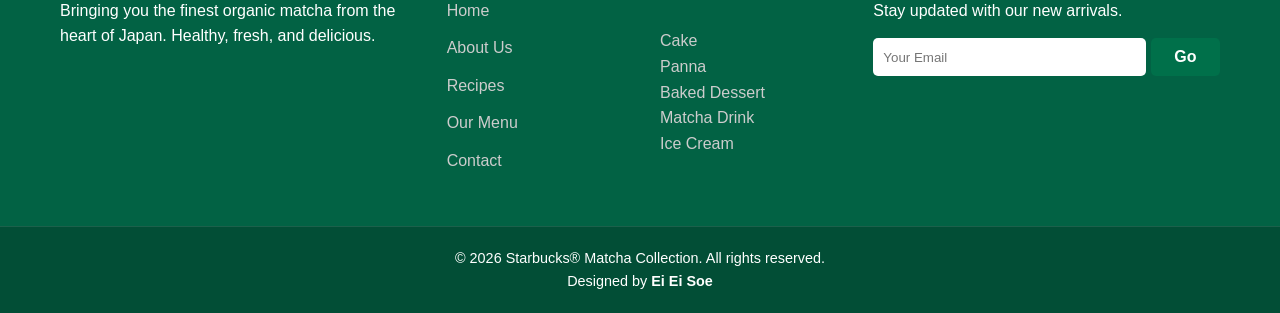
<file: contact.html>
<!DOCTYPE html>
<html lang="en">
<head>
    <meta charset="UTF-8">
    <meta name="viewport">
    <title>Starbucks® Matchacher | Premium Matcha Shop</title>
    <link rel="icon" href="starbucks.jpg">
    <link rel="stylesheet" href="style.css">
</head>
<body>

    <header class="main-header">
        <div class="container header-flex">
            <div class="brand">
                <img src="starbucks.jpg" alt="Starbucks Logo" class="logo-img">
                <div class="brand-text">
                    <span class="tagline">PREMIUM MATCHA SHOP</span>
                    <h1>Starbucks® Matchacher</h1>
                </div>
            </div>
            <p class="header-desc">Experience the perfect blend of Japanese tradition and modern taste.</p>
        </div>
    </header>

    <nav class="navbar">
        <div class="container">
            <ul class="nav-links">
                <li><a href="index.html" class="active">Home</a></li>
                <li><a href="about.html">About</a></li>
                <li><a href="recipes.html">Recipes</a></li>
                <li><a href="categories1.html">Menu</a></li>
                <li><a href="contact.html">Contact</a></li>
            </ul>
        </div>
    </nav>

  <section class="contact-section">
        <div class="contact-container">
            <div class="main">
                <h1>Get In Touch !</h1>
                <p>"Elevate your Matcha experience with us! 💚
Whether you want to inquire about our Matcha menu or order now, feel free to contact us. We’re here to serve you the best!"</p>
            </div>

            <div class="contact-grid">
                <div class="card dark">
                    <i class="fas fa-location-dot"></i>
                    <h3>Our Location</h3>
                    <p>Dawei, Tanintharyi Region, Myanmar</p>
                </div>
                <div class="card">
                    <i class="fas fa-phone"></i>
                    <h3>Phone Number</h3>
                    <p>+95 59 23000</p>
                </div>
                <div class="card dark">
                    <i class="fas fa-envelope"></i>
                    <h3>Email Us</h3>
                    <p>soee067@gmail.com</p>
                </div>
                <div class="card">
                    <i class="fas fa-clock"></i>
                    <h3>Working Hours</h3>
                    <p>Mon-Sat : 9:00 - 5:00</p>
                </div>
            </div>

            <div class="bottom-section">
                <div class="map-container">
                    <iframe src="https://www.google.com/maps/embed?pb=!1m18!1m12!1m3!1d11742.341593230054!2d98.1936042258898!3d14.083939850180757!2m3!1f0!2f0!3f0!3m2!1i1024!2i768!4f13.1!3m3!1m2!1s0x30e50bc719b6f191%3A0xa7c45ea8fdf2bb4a!2sDawei!5e0!3m2!1sen!2smm!4v1774854620345!5m2!1sen!2smm" width="100%" height="100%" style="border:0;" allowfullscreen="" loading="lazy" referrerpolicy="no-referrer-when-downgrade">
                    </iframe>
                </div>
                

                <div class="form-container">
                    <form action="#confirm-noti1">
                        <input type="text" placeholder="Your Name" required>
                        <input type="email" placeholder="Your Email" required>
                        <input type="text" placeholder="Your Subject">
                        <textarea placeholder="Your Message" rows="5"></textarea>
                         <button type="submit" class="submit-btn1">SEND MESSAGE</button>
                    </form>
                    <div id="confirm-noti1" class="modal-overlay1">
                        <div class="modal-content1">
                            <h3>Message Received</h3>
                            <p>Our team will get reply to you within 24 hours...</p>
                            <a href="#" class="close-btn1">OK</a>
                        </div>
                    </div>
                </div>
            </div>
        </div>
    </section>


    <footer class="site-footer">
        <div class="container footer-grid">
            <div class="footer-col about-col">
                <h4>Starbucks® Matcha</h4>
                <p>Bringing you the finest organic matcha from the heart of Japan. Healthy, fresh, and delicious.</p>
            </div>
            
            <div class="footer-col links-col">
                <h4>Quick Links</h4>
                <ul>
                    <li><a href="index.html">Home</a></li>
                    <li><a href="about.html">About Us</a></li>
                     <li><a href="recipes.html">Recipes</a></li>
                    <li><a href="categories1.html">Our Menu</a></li>
                    <li><a href="contact.html">Contact</a></li>
                </ul>
            </div>

            <div class="footer-col social-col">
                <h4>Connect With Us</h4>
                <div class="social-icons">
                    <a href="categories1.html">Cake</a><br>
                    <a href="categories2.html">Panna</a><br>
                    <a href="categories3.html">Baked Dessert</a><br>
                    <a href="categories4.html">Matcha Drink</a><br>
                    <a href="categories5.html">Ice Cream</a>
                </div>
            </div>

            <div class="footer-col newsletter-col">
                <h4>Newsletter</h4>
                <p>Stay updated with our new arrivals.</p>
                <form class="subscribe-form" action="#confirm-noti">
                    <input type="email" placeholder="Your Email" required>
                    <button type="submit" class="submit-btn">Go</button>
                </form>
            </div>
        </div>
        
        <div class="footer-bottom">
            <div class="container">
                <p>&copy; 2026 Starbucks® Matcha Collection. All rights reserved.</p>
                <p class="designer-credit">Designed by <strong>Ei Ei Soe</strong></p>
            </div>
        </div>
    </footer>
<div id="confirm-noti" class="modal-overlay1">
    <div class="modal-content1">
        <h3>Completed successfully!</h3>
        <p>Thank you! Your request has been received</p>
        <a href="#" class="close-btn1">OK</a>
    </div>
</div>
</div>
</body>
</html>
</file>
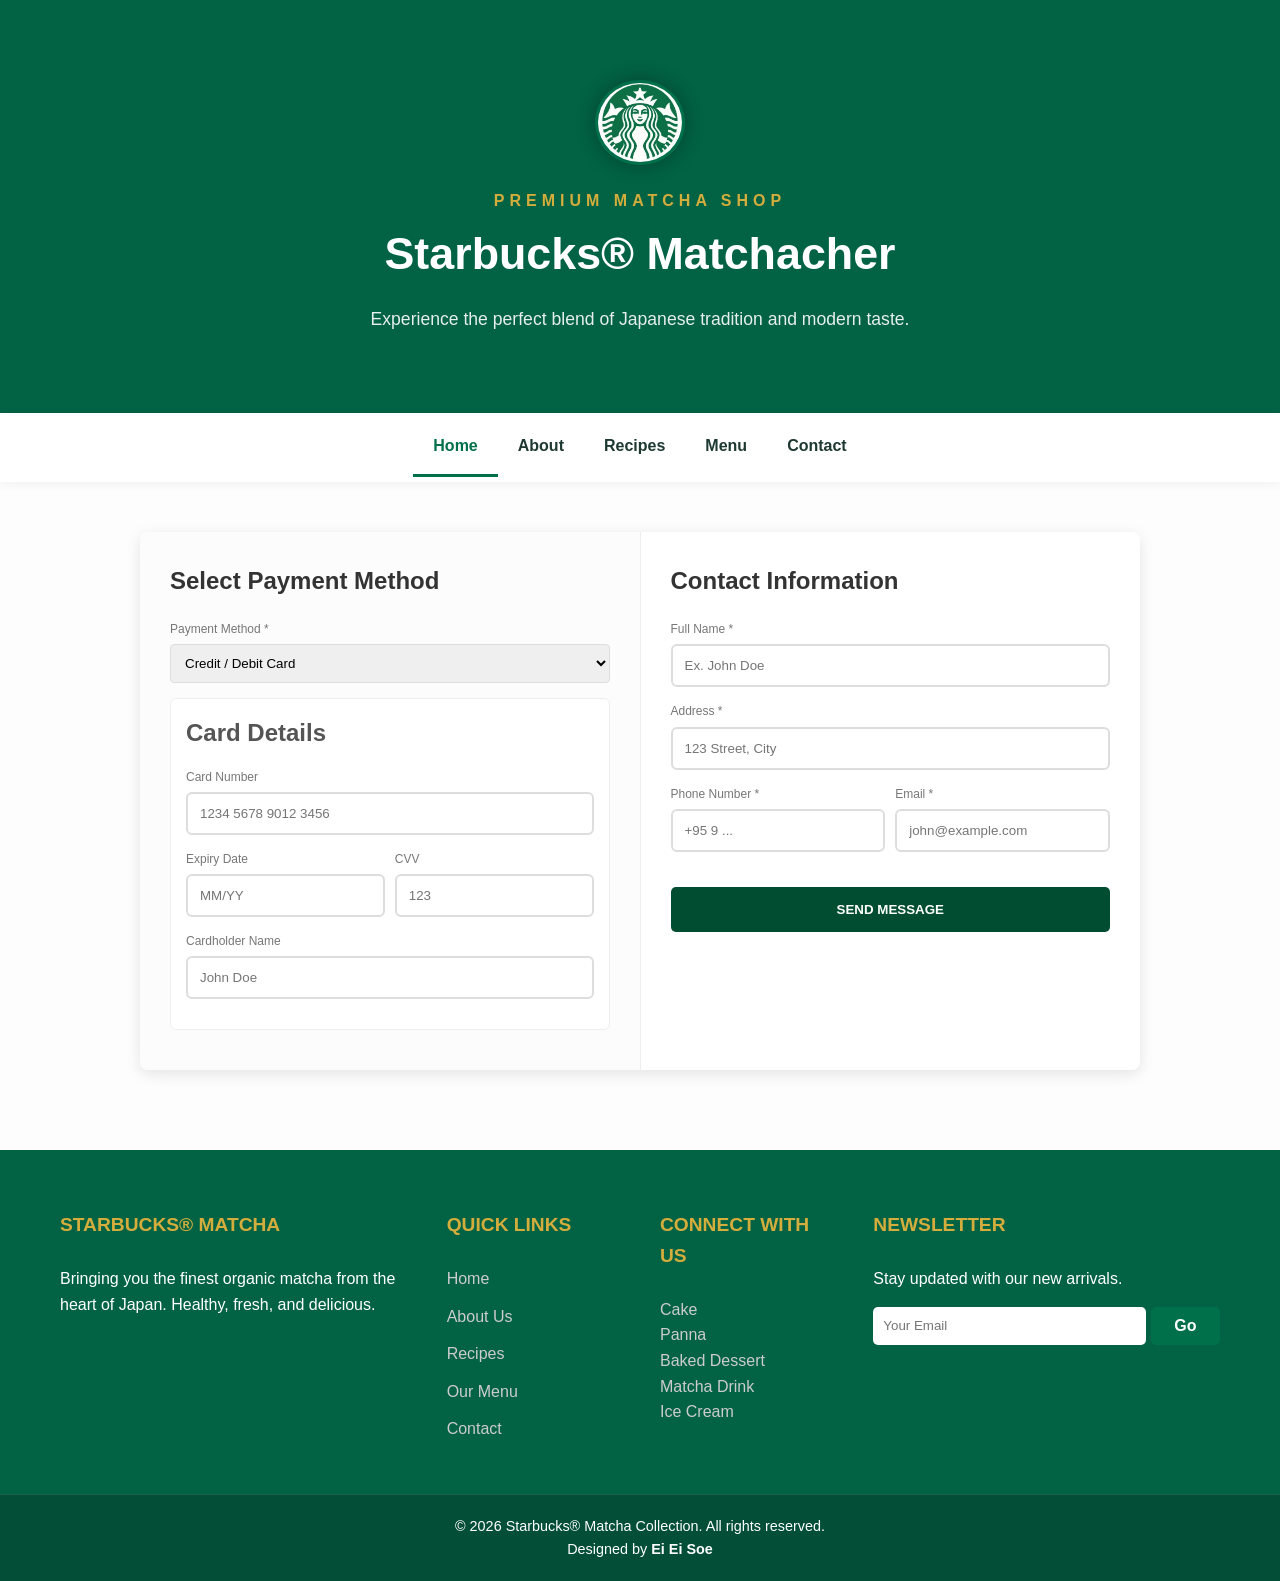
<file: order now.html>
<!DOCTYPE html>
<html lang="en">
<head>
    <meta charset="UTF-8">
    <meta name="viewport">
    <title>Starbucks® Matchacher | Premium Matcha Shop</title>
    <link rel="icon" href="starbucks.jpg">
    <link rel="stylesheet" href="style.css">
</head>
<body>

    <header class="main-header">
        <div class="container header-flex">
            <div class="brand">
                <img src="starbucks.jpg" alt="Starbucks Logo" class="logo-img">
                <div class="brand-text">
                    <span class="tagline">PREMIUM MATCHA SHOP</span>
                    <h1>Starbucks® Matchacher</h1>
                </div>
            </div>
            <p class="header-desc">Experience the perfect blend of Japanese tradition and modern taste.</p>
        </div>
    </header>

    <nav class="navbar">
        <div class="container">
            <ul class="nav-links">
                <li><a href="index.html" class="active">Home</a></li>
                <li><a href="about.html">About</a></li>
                <li><a href="recipes.html">Recipes</a></li>
                <li><a href="categories1.html">Menu</a></li>
                <li><a href="contact.html">Contact</a></li>
            </ul>
        </div>
    </nav>


<div class="main-wrapper">
    <div class="container-1">
        <form class="flex-container" action="#confirm-noti1">
            
            <div class="left-side">
                <h2>Select Payment Method</h2>
                
                <div class="form-group">
                    <label>Payment Method *</label>
                    <select required>
                        <option value="">Select Payment</option>
                        <option value="KBZPay">KBZPay</option>
                        <option value="WavePay">WavePay</option>
                        <option value="Credit Card" selected>Credit / Debit Card</option>
                    </select>
                </div>

                <div class="card-details-box">
                    <h3>Card Details</h3>
                    <div class="form-group">
                        <label>Card Number</label>
                        <input type="text" placeholder="1234 5678 9012 3456">
                    </div>
                    <div class="row">
                        <div class="col">
                            <label>Expiry Date</label>
                            <input type="text" placeholder="MM/YY">
                        </div>
                        <div class="col">
                            <label>CVV</label>
                            <input type="text" placeholder="123">
                        </div>
                    </div>
                    <div class="form-group">
                        <label>Cardholder Name</label>
                        <input type="text" placeholder="John Doe">
                    </div>
                </div>
            </div>

            <div class="right-side">
                <h2>Contact Information</h2>
                
                <div class="form-group">
                    <label>Full Name *</label>
                    <input type="text" placeholder="Ex. John Doe" required>
                </div>

                <div class="form-group">
                    <label>Address *</label>
                    <input type="text" placeholder="123 Street, City" required>
                </div>

                <div class="row">
                    <div class="col">
                        <label>Phone Number *</label>
                        <input type="text" placeholder="+95 9 ...">
                    </div>
                    <div class="col">
                        <label>Email *</label>
                        <input type="text" placeholder="john@example.com">
                    </div>
                </div>

                <button type="submit" class="confirm-btn">SEND MESSAGE</button>
            </div>

        </form>
    </div>
</div>

<div id="confirm-noti1" class="modal-overlay">
    <div class="modal-content">
        <h3>Confirm Order!</h3>
        <p>Thank you for your order</p>
        <a href="#" class="close-btn">OK</a>
    </div>
</div>

    <footer class="site-footer">
        <div class="container footer-grid">
            <div class="footer-col about-col">
                <h4>Starbucks® Matcha</h4>
                <p>Bringing you the finest organic matcha from the heart of Japan. Healthy, fresh, and delicious.</p>
            </div>
            
            <div class="footer-col links-col">
                <h4>Quick Links</h4>
                <ul>
                    <li><a href="index.html">Home</a></li>
                    <li><a href="about.html">About Us</a></li>
                    <li><a href="recipes.html">Recipes</a></li>
                    <li><a href="categories1.html">Our Menu</a></li>
                    <li><a href="contact.html">Contact</a></li>
                </ul>
            </div>

            <div class="footer-col social-col">
                <h4>Connect With Us</h4>
                <div class="social-icons">
                    <a href="categories1.html">Cake</a><br>
                    <a href="categories2.html">Panna</a><br>
                    <a href="categories3.html">Baked Dessert</a><br>
                    <a href="categories4.html">Matcha Drink</a><br>
                    <a href="categories5.html">Ice Cream</a>
                </div>
            </div>

           <div class="footer-col newsletter-col">
                <h4>Newsletter</h4>
                <p>Stay updated with our new arrivals.</p>
                <form class="subscribe-form" action="#confirm-noti">
                    <input type="email" placeholder="Your Email" required>
                    <button type="submit" class="submit-btn">Go</button>
                </form>
            </div>
        </div>
        
        <div class="footer-bottom">
            <div class="container">
                <p>&copy; 2026 Starbucks® Matcha Collection. All rights reserved.</p>
                <p class="designer-credit">Designed by <strong>Ei Ei Soe</strong></p>
            </div>
        </div>
    </footer>
<div id="confirm-noti" class="modal-overlay1">
    <div class="modal-content1">
        <h3>Completed successfully!</h3>
        <p>Thank you! Your request has been received</p>
        <a href="#" class="close-btn1">OK</a>
    </div>
</div>

</body>
</html>
</file>
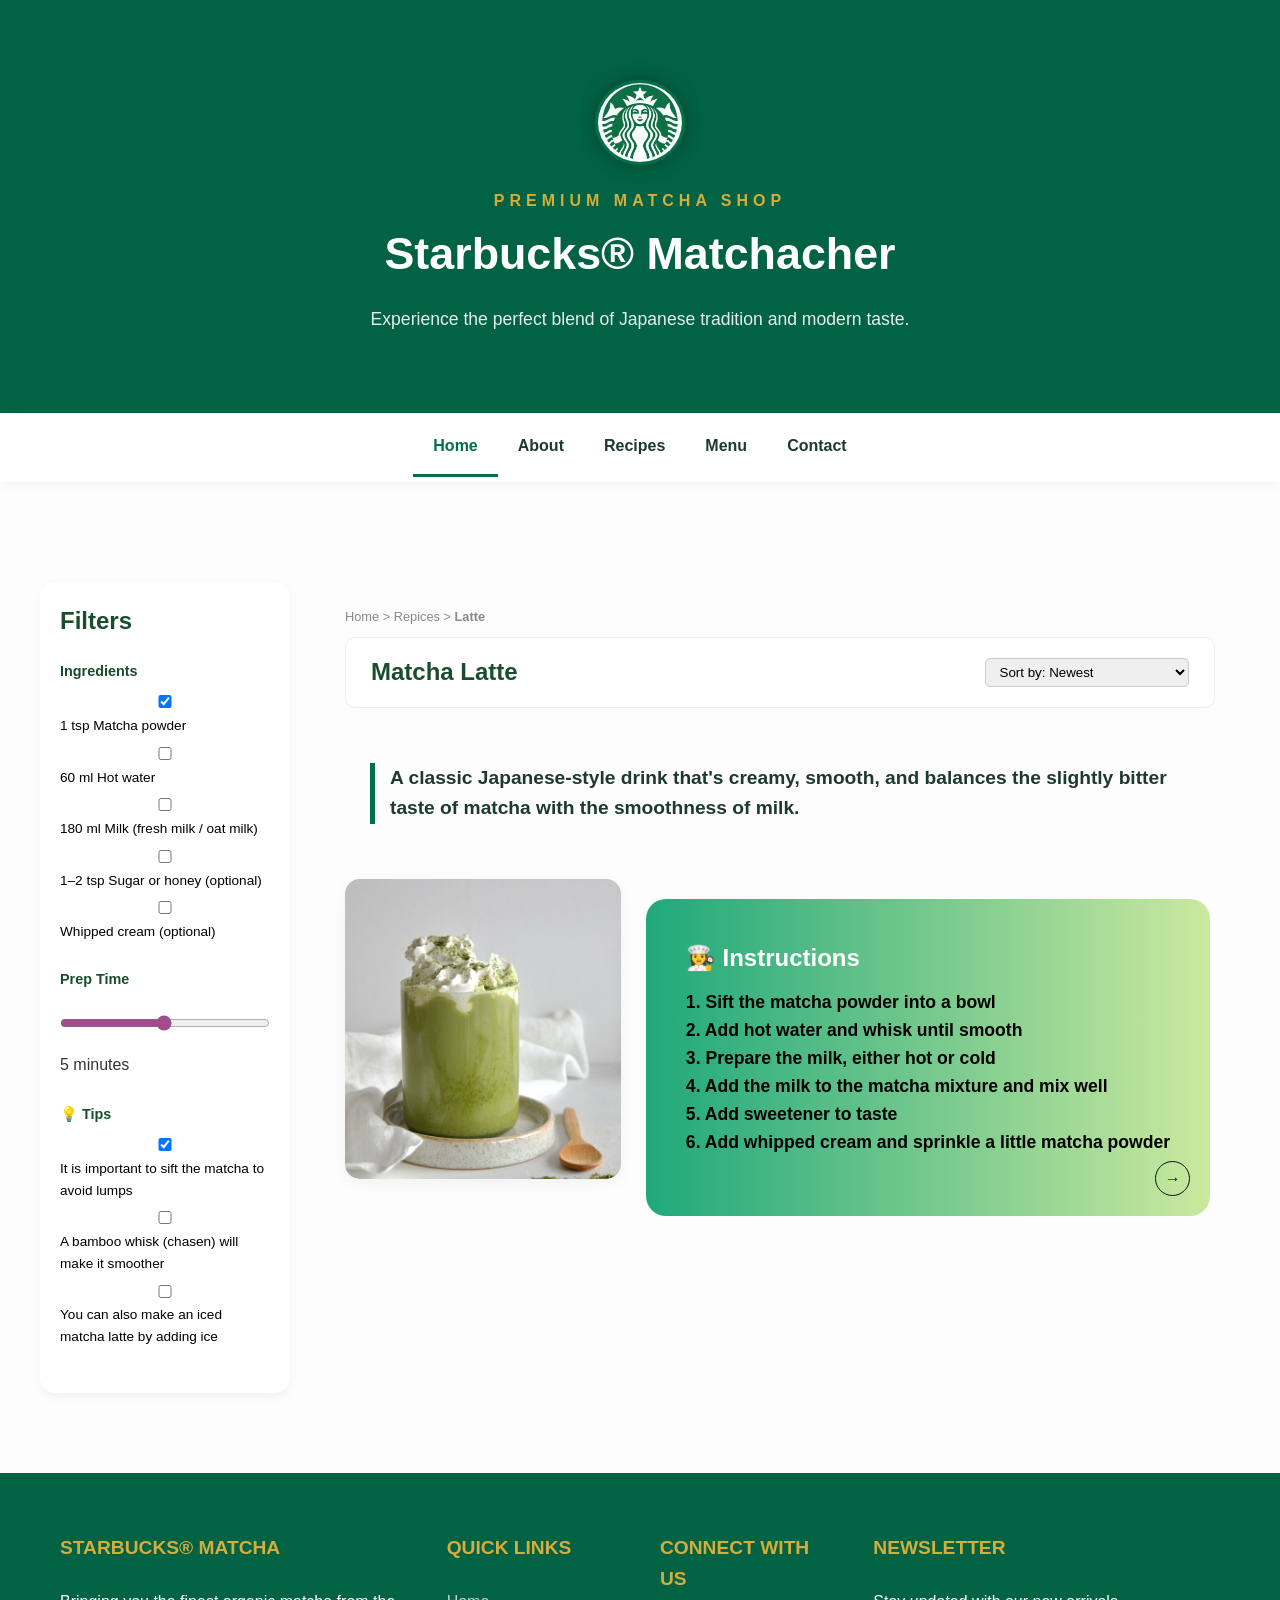
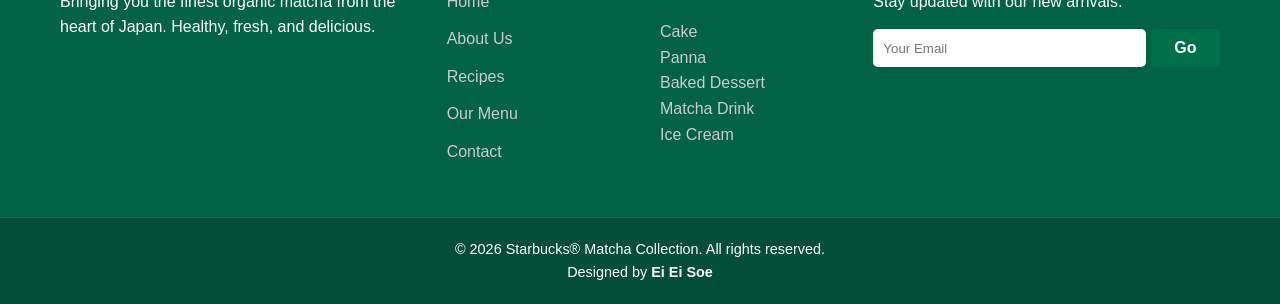
<file: recipes detail1.html>
<!DOCTYPE html>
<html lang="en">
<head>
    <meta charset="UTF-8">
    <meta name="viewport">
    <title>Starbucks® Matchacher | Premium Matcha Shop</title>
    <link rel="icon" href="starbucks.jpg">
    <link rel="stylesheet" href="style.css">
</head>
<body>

    <header class="main-header">
        <div class="container header-flex">
            <div class="brand">
                <img src="starbucks.jpg" alt="Starbucks Logo" class="logo-img">
                <div class="brand-text">
                    <span class="tagline">PREMIUM MATCHA SHOP</span>
                    <h1>Starbucks® Matchacher</h1>
                </div>
            </div>
            <p class="header-desc">Experience the perfect blend of Japanese tradition and modern taste.</p>
        </div>
    </header>

    <nav class="navbar">
        <div class="container">
            <ul class="nav-links">
                <li><a href="index.html" class="active">Home</a></li>
                <li><a href="about.html">About</a></li>
                <li><a href="recipes.html">Recipes</a></li>
                <li><a href="categories1.html">Menu</a></li>
                <li><a href="contact.html">Contact</a></li>
            </ul>
        </div>
    </nav>

    <div class="container1">
        <aside class="sidebar">
            <h3>Filters</h3>
            <div class="filter-group">
                <h4>Ingredients</h4>
                <label><input type="checkbox" checked> 1 tsp Matcha powder</label>
                <label><input type="checkbox"> 60 ml Hot water</label>
                <label><input type="checkbox"> 180 ml Milk (fresh milk / oat milk)</label>
                <label><input type="checkbox"> 1–2 tsp Sugar or honey (optional)</label>
                <label><input type="checkbox"> Whipped cream (optional)</label>
            </div>
            <div class="filter-group">
                <h4>Prep Time</h4>
                <input type="range" min="1" max="100" value="50" class="slider">
                <p>5 minutes</p>
            </div>
            <div class="filter-group">
                <h4>💡 Tips</h4>
                <label><input type="checkbox" checked> It is important to sift the matcha to avoid lumps</label>
                <label><input type="checkbox">A bamboo whisk (chasen) will make it smoother</label>
                <label><input type="checkbox"> You can also make an iced matcha latte by adding ice</label>
            </div>
        </aside>

        <main class="main-content">
            <header class="content-header">
                <nav class="breadcrumb">Home > Repices > <b>Latte</b></nav>
                <div class="title-bar">
                    <h1>Matcha Latte</h1> 
                    <select class="sort-dropdown">
                        <option>Sort by: Newest</option>
                    </select>
                </div>
            </header>

            <section class="main-content">
                <h3 class="section-title">A classic Japanese-style drink that's creamy, smooth, and balances the slightly bitter taste of matcha with the smoothness of milk. <br>
                </h3>
            </section>

            <section class="product1-grid">
                <div class="card2">
                    <img src="recipes1.jpg" alt="matcha latte">
                </div>
                <div class="story-card">
                    <h2>👩‍🍳 Instructions</h2>
                    <h4><p> 1. Sift the matcha powder into a bowl <br>
                        2. Add hot water and whisk until smooth <br>
                        3. Prepare the milk, either hot or cold <br>
                        4. Add the milk to the matcha mixture and mix well <br>
                        5. Add sweetener to taste <br>
                        6. Add whipped cream and sprinkle a little matcha powder
                    </p></h4>
                    <a href="recipes.html"><div class="arrow-icon">→</div></a>
                </div>
                </section>
        </main>
    </div>
    
    <footer class="site-footer">
        <div class="container footer-grid">
            <div class="footer-col about-col">
                <h4>Starbucks® Matcha</h4>
                <p>Bringing you the finest organic matcha from the heart of Japan. Healthy, fresh, and delicious.</p>
            </div>
            
            <div class="footer-col links-col">
                <h4>Quick Links</h4>
                <ul>
                    <li><a href="index.html">Home</a></li>
                    <li><a href="about.html">About Us</a></li>
                     <li><a href="recipes.html">Recipes</a></li>
                    <li><a href="categories1.html">Our Menu</a></li>
                    <li><a href="contact.html">Contact</a></li>
                </ul>
            </div>

            <div class="footer-col social-col">
                <h4>Connect With Us</h4>
                <div class="social-icons">
                   <a href="categories1.html">Cake</a><br>
                    <a href="categories2.html">Panna</a><br>
                    <a href="categories3.html">Baked Dessert</a><br>
                    <a href="categories4.html">Matcha Drink</a><br>
                    <a href="categories5.html">Ice Cream</a>
                </div>
            </div>

            <div class="footer-col newsletter-col">
                <h4>Newsletter</h4>
                <p>Stay updated with our new arrivals.</p>
                <form class="subscribe-form" action="#confirm-noti">
                    <input type="email" placeholder="Your Email" required>
                    <button type="submit" class="submit-btn">Go</button>
                </form>
            </div>
        </div>
        
        <div class="footer-bottom">
            <div class="container">
                <p>&copy; 2026 Starbucks® Matcha Collection. All rights reserved.</p>
                <p class="designer-credit">Designed by <strong>Ei Ei Soe</strong></p>
            </div>
        </div>
    </footer>
<div id="confirm-noti" class="modal-overlay1">
    <div class="modal-content1">
        <h3>Completed successfully!</h3>
        <p>Thank you! Your request has been received</p>
        <a href="#" class="close-btn1">OK</a>
    </div>
</div>
</body>
</html>
</file>
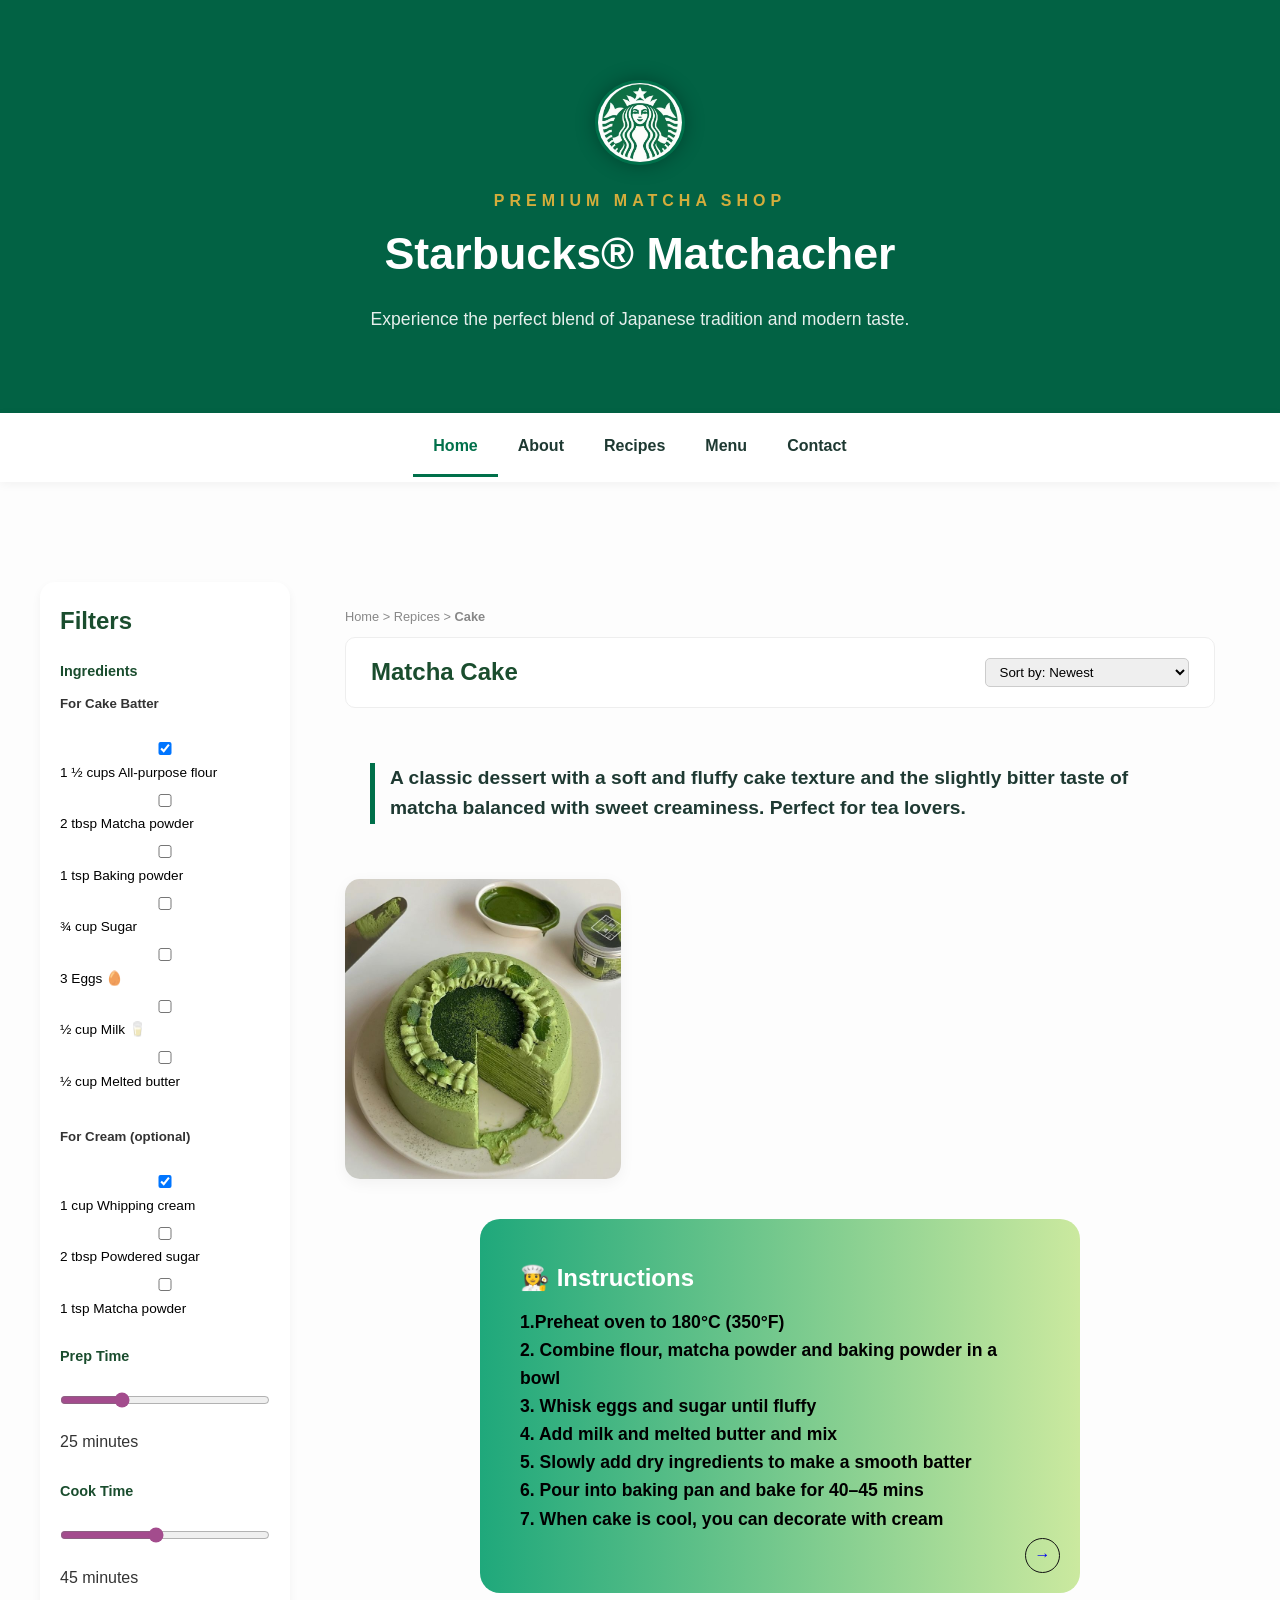
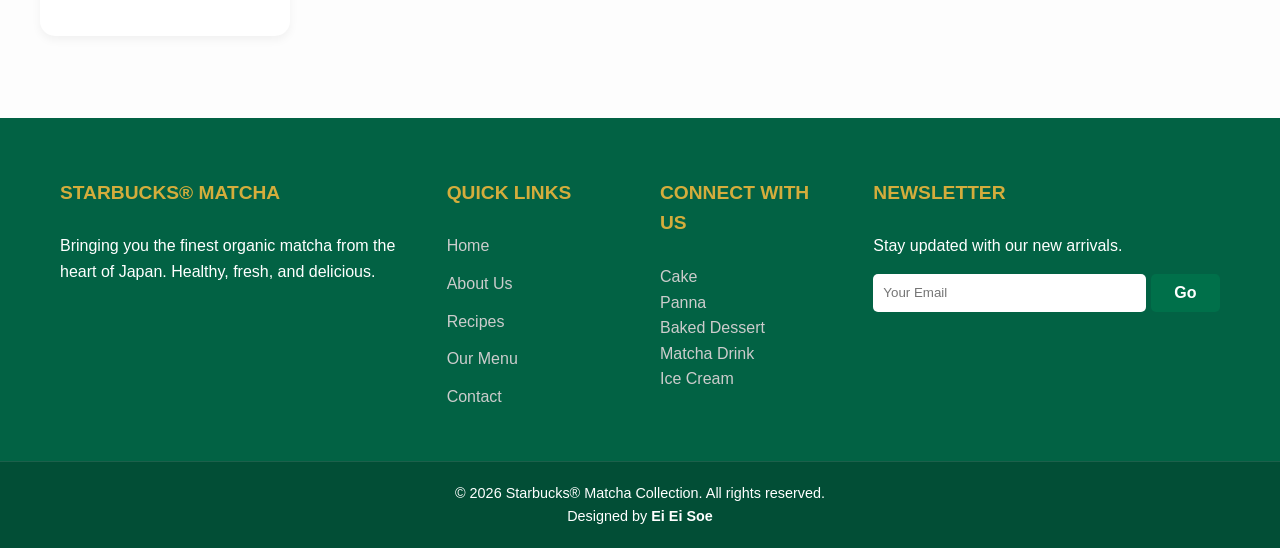
<file: recipes detail2.html>
<!DOCTYPE html>
<html lang="en">
<head>
    <meta charset="UTF-8">
    <meta name="viewport">
    <title>Starbucks® Matchacher | Premium Matcha Shop</title>
    <link rel="icon" href="starbucks.jpg">
    <link rel="stylesheet" href="style.css">
</head>
<body>

    <header class="main-header">
        <div class="container header-flex">
            <div class="brand">
                <img src="starbucks.jpg" alt="Starbucks Logo" class="logo-img">
                <div class="brand-text">
                    <span class="tagline">PREMIUM MATCHA SHOP</span>
                    <h1>Starbucks® Matchacher</h1>
                </div>
            </div>
            <p class="header-desc">Experience the perfect blend of Japanese tradition and modern taste.</p>
        </div>
    </header>

    <nav class="navbar">
        <div class="container">
            <ul class="nav-links">
                <li><a href="index.html" class="active">Home</a></li>
                <li><a href="about.html">About</a></li>
                <li><a href="recipes.html">Recipes</a></li>
                <li><a href="categories1.html">Menu</a></li>
                <li><a href="contact.html">Contact</a></li>
            </ul>
        </div>
    </nav>

    <div class="container1">
        <aside class="sidebar">
            <h3>Filters</h3>
            <div class="filter-group">
                <h4>Ingredients</h4> 
                <h5>For Cake Batter</h5><br>
                <label><input type="checkbox" checked> 1 ½ cups All-purpose flour</label>
                <label><input type="checkbox"> 2 tbsp Matcha powder</label>
                <label><input type="checkbox"> 1 tsp Baking powder</label>
                <label><input type="checkbox"> ¾ cup Sugar</label>
                <label><input type="checkbox"> 3 Eggs 🥚</label>
                <label><input type="checkbox"> ½ cup Milk 🥛</label>
                <label><input type="checkbox"> ½ cup Melted butter</label><br>

                <h5>For Cream (optional)</h5><br>
                <label><input type="checkbox" checked> 1 cup Whipping cream</label>
                <label><input type="checkbox"> 2 tbsp Powdered sugar</label>
                <label><input type="checkbox"> 1 tsp Matcha powder</label>
            </div>
            <div class="filter-group">
                <h4>Prep Time</h4>
                <input type="range" min="1" max="100" value="25" class="slider">
                <p>25 minutes</p><br>

                <h4>Cook Time</h4>
                <input type="range" min="1" max="100" value="45" class="slider">
                <p>45 minutes</p>
            </div>
        </aside>

        <main class="main-content">
            <header class="content-header">
                <nav class="breadcrumb">Home > Repices > <b>Cake</b></nav>
                <div class="title-bar">
                    <h1>Matcha Cake</h1> 
                    <select class="sort-dropdown">
                        <option>Sort by: Newest</option>
                    </select>
                </div>
            </header>

            <section class="main-content">
                <h3 class="section-title">A classic dessert with a soft and fluffy cake texture and the slightly bitter taste of matcha balanced with sweet creaminess. Perfect for tea lovers. <br>
                </h3>
            </section>

            <section class="product1-grid">
                <div class="card2">
                    <img src="recipes2.jpg" alt="matcha cake">
                </div>
                <div class="story-card">
                    <h2>👩‍🍳 Instructions</h2>
    <h4><p> 1.Preheat oven to 180°C (350°F) <br>
        2. Combine flour, matcha powder and baking powder in a bowl <br>
        3. Whisk eggs and sugar until fluffy <br>
        4. Add milk and melted butter and mix <br>
        5. Slowly add dry ingredients to make a smooth batter <br>
        6. Pour into baking pan and bake for 40–45 mins <br>
        7. When cake is cool, you can decorate with cream
    </p></h4>
    <a href="recipes.html"><div class="arrow-icon">→</div></a>
</div>
            </section>
        </main>
    </div>
    
    <footer class="site-footer">
        <div class="container footer-grid">
            <div class="footer-col about-col">
                <h4>Starbucks® Matcha</h4>
                <p>Bringing you the finest organic matcha from the heart of Japan. Healthy, fresh, and delicious.</p>
            </div>
            
            <div class="footer-col links-col">
                <h4>Quick Links</h4>
                <ul>
                    <li><a href="index.html">Home</a></li>
                    <li><a href="about.html">About Us</a></li>
                     <li><a href="recipes.html">Recipes</a></li>
                    <li><a href="categories1.html">Our Menu</a></li>
                    <li><a href="contact.html">Contact</a></li>
                </ul>
            </div>

            <div class="footer-col social-col">
                <h4>Connect With Us</h4>
                <div class="social-icons">
                    <a href="categories1.html">Cake</a><br>
                    <a href="categories2.html">Panna</a><br>
                    <a href="categories3.html">Baked Dessert</a><br>
                    <a href="categories4.html">Matcha Drink</a><br>
                    <a href="categories5.html">Ice Cream</a>
                </div>
            </div>

            <div class="footer-col newsletter-col">
                <h4>Newsletter</h4>
                <p>Stay updated with our new arrivals.</p>
                <form class="subscribe-form" action="#confirm-noti">
                    <input type="email" placeholder="Your Email" required>
                    <button type="submit" class="submit-btn">Go</button>
                </form>
            </div>
        </div>
        
        <div class="footer-bottom">
            <div class="container">
                <p>&copy; 2026 Starbucks® Matcha Collection. All rights reserved.</p>
                <p class="designer-credit">Designed by <strong>Ei Ei Soe</strong></p>
            </div>
        </div>
    </footer>
<div id="confirm-noti" class="modal-overlay1">
    <div class="modal-content1">
        <h3>Completed successfully!</h3>
        <p>Thank you! Your request has been received</p>
        <a href="#" class="close-btn1">OK</a>
    </div>
</div>
</body>
</html>
</file>
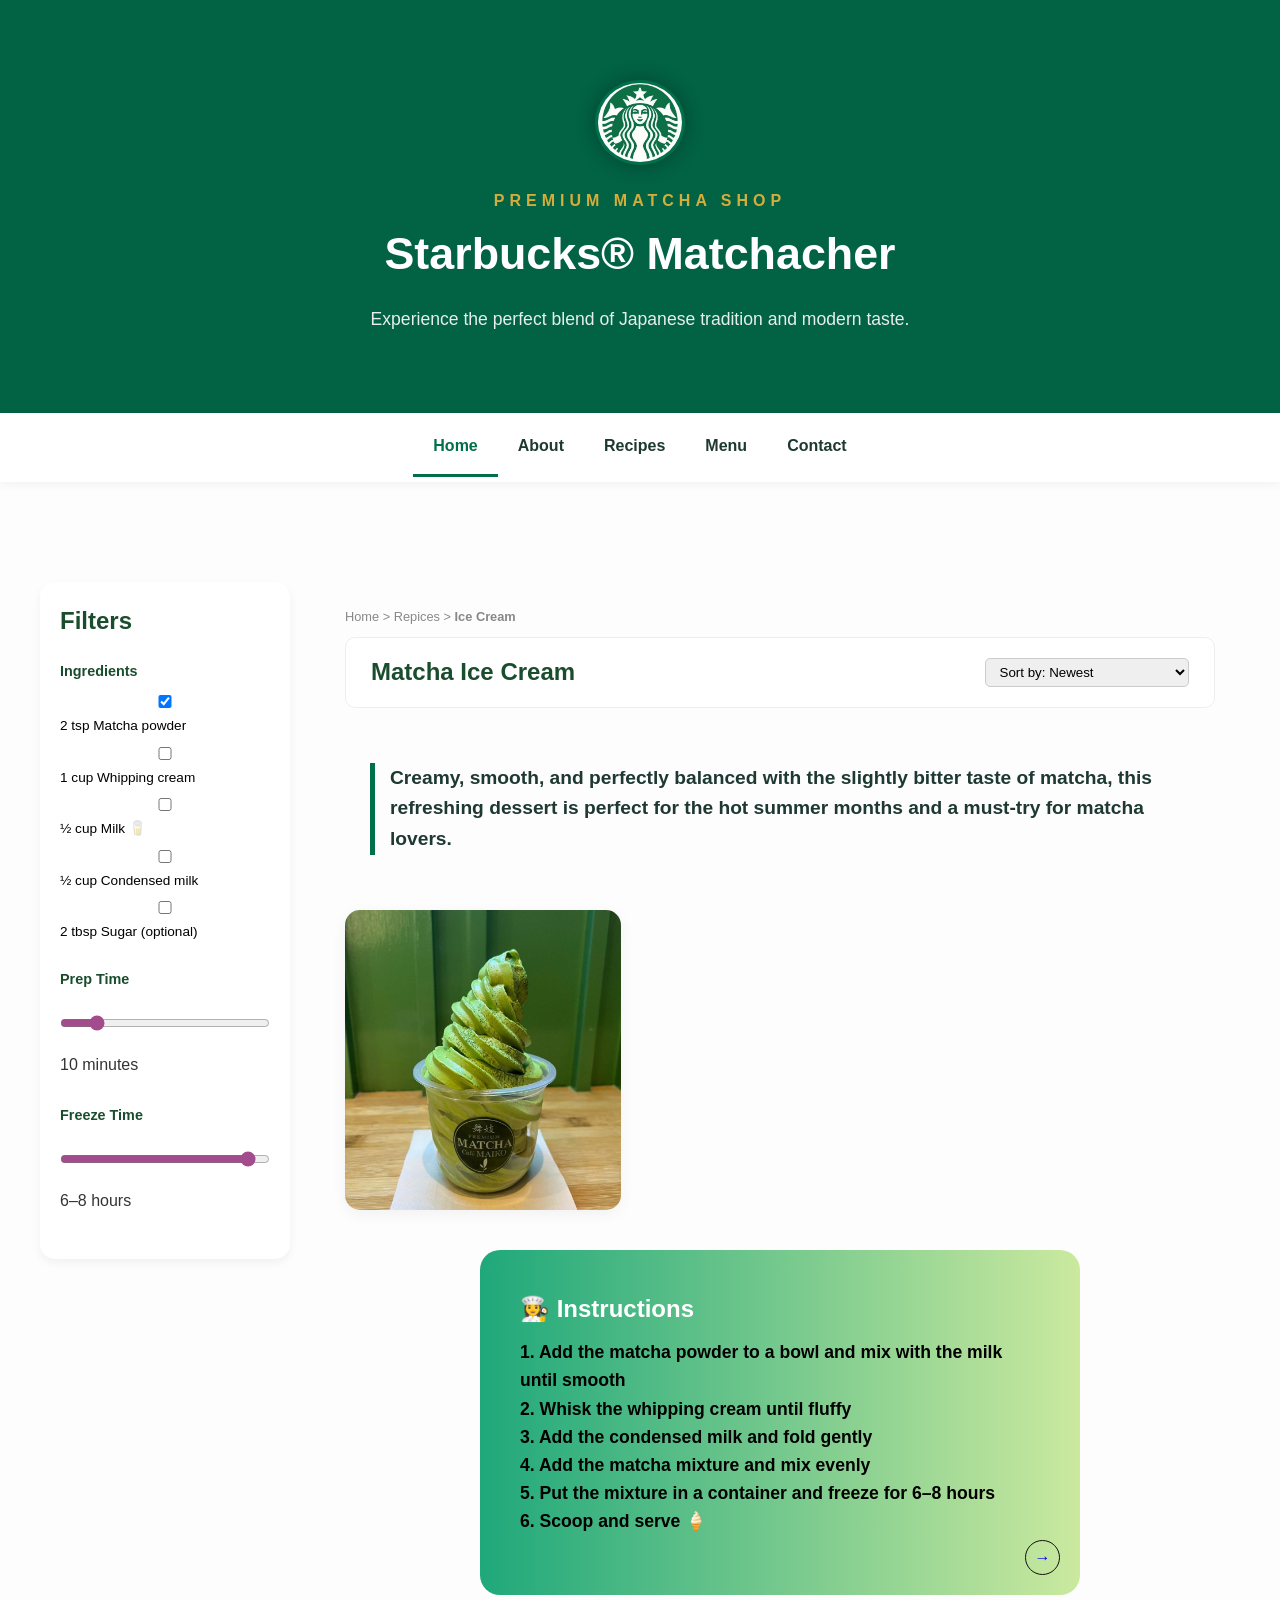
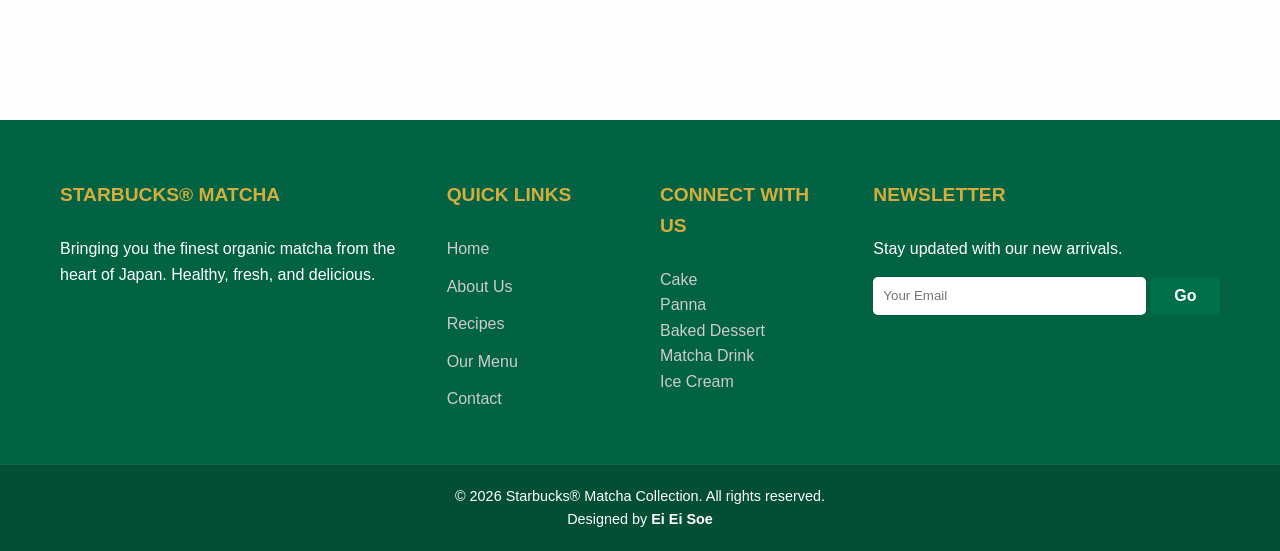
<file: recipes detail3.html>
<!DOCTYPE html>
<html lang="en">
<head>
    <meta charset="UTF-8">
    <meta name="viewport">
    <title>Starbucks® Matchacher | Premium Matcha Shop</title>
    <link rel="icon" href="starbucks.jpg">
    <link rel="stylesheet" href="style.css">
</head>
<body>

    <header class="main-header">
        <div class="container header-flex">
            <div class="brand">
                <img src="starbucks.jpg" alt="Starbucks Logo" class="logo-img">
                <div class="brand-text">
                    <span class="tagline">PREMIUM MATCHA SHOP</span>
                    <h1>Starbucks® Matchacher</h1>
                </div>
            </div>
            <p class="header-desc">Experience the perfect blend of Japanese tradition and modern taste.</p>
        </div>
    </header>

    <nav class="navbar">
        <div class="container">
            <ul class="nav-links">
                <li><a href="index.html" class="active">Home</a></li>
                <li><a href="about.html">About</a></li>
                <li><a href="recipes.html">Recipes</a></li>
                <li><a href="categories1.html">Menu</a></li>
                <li><a href="contact.html">Contact</a></li>
            </ul>
        </div>
    </nav>

    <div class="container1">
        <aside class="sidebar">
            <h3>Filters</h3>
            <div class="filter-group">
                <h4>Ingredients</h4> 
                <label><input type="checkbox" checked> 2 tsp Matcha powder</label>
                <label><input type="checkbox">1 cup Whipping cream</label>
                <label><input type="checkbox"> ½ cup Milk 🥛</label>
                <label><input type="checkbox"> ½ cup Condensed milk</label>
                <label><input type="checkbox">2 tbsp Sugar (optional)</label>
            </div>
            <div class="filter-group">
                <h4>Prep Time</h4>
                <input type="range" min="1" max="100" value="10" class="slider">
                <p>10 minutes</p><br>

                <h4>Freeze Time</h4>
                <input type="range" min="1" max="100" value="100" class="slider">
                <p>6–8 hours</p>
            </div>
        </aside>

        <main class="main-content">
            <header class="content-header">
                <nav class="breadcrumb">Home > Repices > <b>Ice Cream</b></nav>
                <div class="title-bar">
                    <h1>Matcha Ice Cream</h1> 
                    <select class="sort-dropdown">
                        <option>Sort by: Newest</option>
                    </select>
                </div>
            </header>

            <section class="main-content">
                <h3 class="section-title">Creamy, smooth, and perfectly balanced with the slightly bitter taste of matcha, this refreshing dessert is perfect for the hot summer months and a must-try for matcha lovers.<br>
                </h3>
            </section>

            <section class="product1-grid">
                <div class="card2">
                    <img src="recipes3.jpg" alt="matcha ice cream">
                </div>
                <div class="story-card">
                    <h2>👩‍🍳 Instructions</h2>
    <h4><p>1. Add the matcha powder to a bowl and mix with the milk until smooth <br>
        2. Whisk the whipping cream until fluffy <br>
        3. Add the condensed milk and fold gently <br>
        4. Add the matcha mixture and mix evenly<br>
        5. Put the mixture in a container and freeze for 6–8 hours <br>
        6. Scoop and serve 🍦<br>
    </p></h4>
    <a href="recipes.html"><div class="arrow-icon">→</div></a>
</div>
            </section>
        </main>
    </div>
    
    <footer class="site-footer">
        <div class="container footer-grid">
            <div class="footer-col about-col">
                <h4>Starbucks® Matcha</h4>
                <p>Bringing you the finest organic matcha from the heart of Japan. Healthy, fresh, and delicious.</p>
            </div>
            
            <div class="footer-col links-col">
                <h4>Quick Links</h4>
                <ul>
                    <li><a href="index.html">Home</a></li>
                    <li><a href="about.html">About Us</a></li>
                     <li><a href="recipes.html">Recipes</a></li>
                    <li><a href="categories1.html">Our Menu</a></li>
                    <li><a href="contact.html">Contact</a></li>
                </ul>
            </div>

            <div class="footer-col social-col">
                <h4>Connect With Us</h4>
                <div class="social-icons">
                    <a href="categories1.html">Cake</a><br>
                    <a href="categories2.html">Panna</a><br>
                    <a href="categories3.html">Baked Dessert</a><br>
                    <a href="categories4.html">Matcha Drink</a><br>
                    <a href="categories5.html">Ice Cream</a>
                </div>
            </div>

            <div class="footer-col newsletter-col">
                <h4>Newsletter</h4>
                <p>Stay updated with our new arrivals.</p>
                <form class="subscribe-form" action="#confirm-noti">
                    <input type="email" placeholder="Your Email" required>
                    <button type="submit" class="submit-btn">Go</button>
                </form>
            </div>
        </div>
        
        <div class="footer-bottom">
            <div class="container">
                <p>&copy; 2026 Starbucks® Matcha Collection. All rights reserved.</p>
                <p class="designer-credit">Designed by <strong>Ei Ei Soe</strong></p>
            </div>
        </div>
    </footer>
<div id="confirm-noti" class="modal-overlay1">
    <div class="modal-content1">
        <h3>Completed successfully!</h3>
        <p>Thank you! Your request has been received</p>
        <a href="#" class="close-btn1">OK</a>
    </div>
</div>
</body>
</html>
</file>
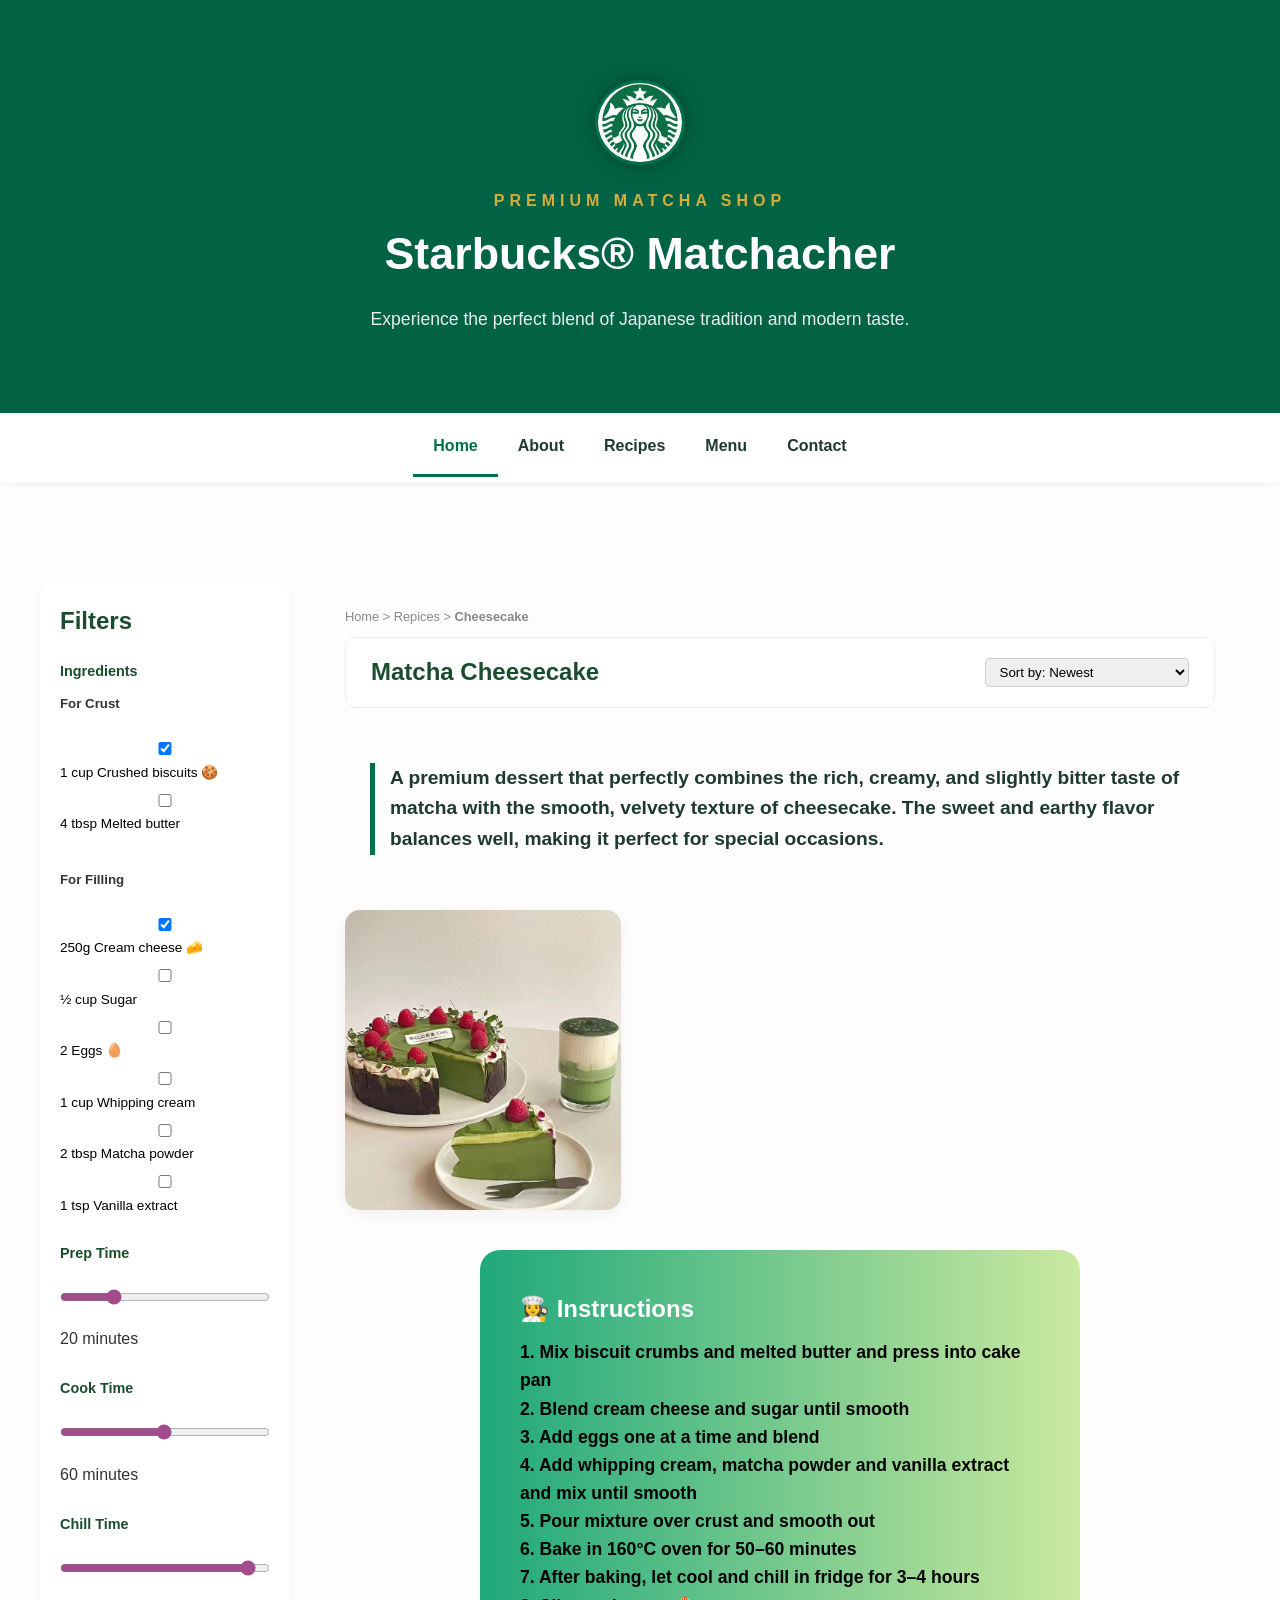
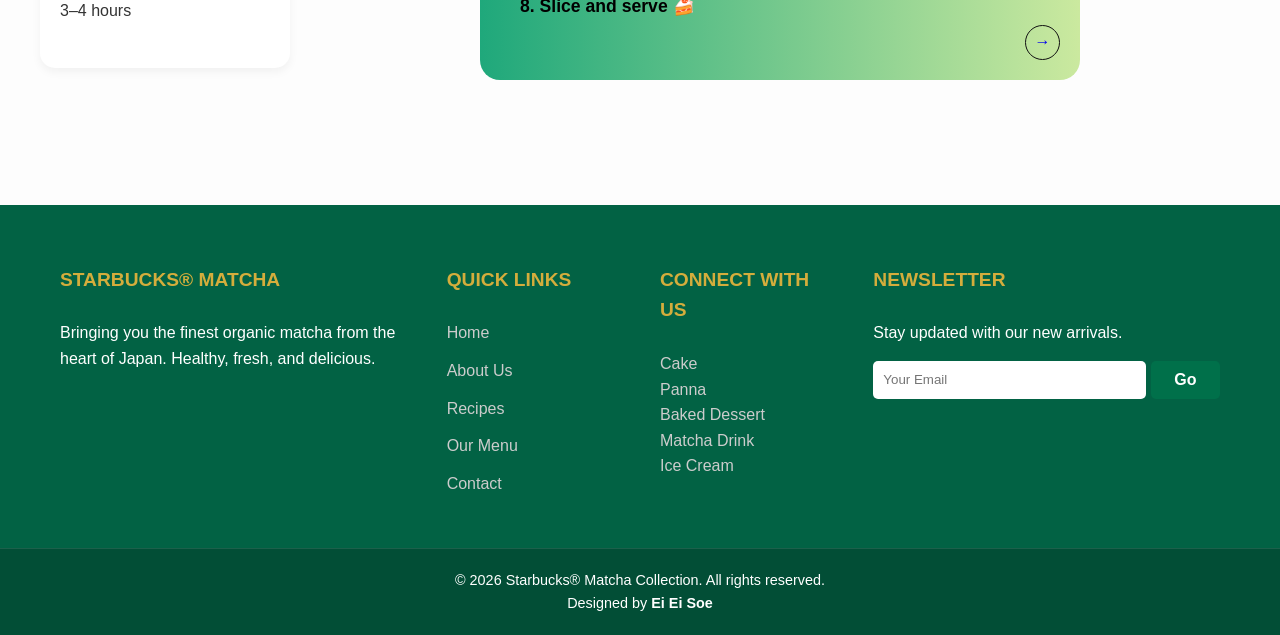
<file: recipes detail4.html>
<!DOCTYPE html>
<html lang="en">
<head>
    <meta charset="UTF-8">
    <meta name="viewport">
    <title>Starbucks® Matchacher | Premium Matcha Shop</title>
    <link rel="icon" href="starbucks.jpg">
    <link rel="stylesheet" href="style.css">
</head>
<body>

    <header class="main-header">
        <div class="container header-flex">
            <div class="brand">
                <img src="starbucks.jpg" alt="Starbucks Logo" class="logo-img">
                <div class="brand-text">
                    <span class="tagline">PREMIUM MATCHA SHOP</span>
                    <h1>Starbucks® Matchacher</h1>
                </div>
            </div>
            <p class="header-desc">Experience the perfect blend of Japanese tradition and modern taste.</p>
        </div>
    </header>

    <nav class="navbar">
        <div class="container">
            <ul class="nav-links">
                <li><a href="index.html" class="active">Home</a></li>
                <li><a href="about.html">About</a></li>
                <li><a href="recipes.html">Recipes</a></li>
                <li><a href="categories1.html">Menu</a></li>
                <li><a href="contact.html">Contact</a></li>
            </ul>
        </div>
    </nav>

    <div class="container1">
        <aside class="sidebar">
            <h3>Filters</h3>
            <div class="filter-group">
                <h4>Ingredients</h4> 
                <h5>For Crust</h5><br>
                <label><input type="checkbox" checked> 1 cup Crushed biscuits 🍪</label>
                <label><input type="checkbox"> 4 tbsp Melted butter</label><br>

                <h5>For Filling</h5><br>
                <label><input type="checkbox" checked> 250g Cream cheese 🧀</label>
                <label><input type="checkbox"> ½ cup Sugar</label>
                <label><input type="checkbox"> 2 Eggs 🥚</label>
                <label><input type="checkbox"> 1 cup Whipping cream</label>
                <label><input type="checkbox">2 tbsp Matcha powder</label>
                <label><input type="checkbox">1 tsp Vanilla extract</label>
            </div>
            <div class="filter-group">
                <h4>Prep Time</h4>
                <input type="range" min="1" max="100" value="20" class="slider">
                <p>20 minutes</p><br>

                <h4>Cook Time</h4>
                <input type="range" min="1" max="100" value="50" class="slider">
                <p>60 minutes</p><br>

                <h4>Chill Time</h4>
                <input type="range" min="1" max="100" value="100" class="slider">
                <p>3–4 hours</p>
            </div>
        </aside>

        <main class="main-content">
            <header class="content-header">
                <nav class="breadcrumb">Home > Repices > <b>Cheesecake</b></nav>
                <div class="title-bar">
                    <h1>Matcha Cheesecake</h1> 
                    <select class="sort-dropdown">
                        <option>Sort by: Newest</option>
                    </select>
                </div>
            </header>

            <section class="main-content">
                <h3 class="section-title">A premium dessert that perfectly combines the rich, creamy, and slightly bitter taste of matcha with the smooth, velvety texture of cheesecake. The sweet and earthy flavor balances well, making it perfect for special occasions.<br>
                </h3>
            </section>

            <section class="product1-grid">
                <div class="card2">
                    <img src="recipes4.jpg" alt="matcha cheesecake">
                </div>
                <div class="story-card">
                    <h2>👩‍🍳 Instructions</h2>
    <h4><p> 1. Mix biscuit crumbs and melted butter and press into cake pan <br>
        2. Blend cream cheese and sugar until smooth <br>
        3. Add eggs one at a time and blend <br>
        4. Add whipping cream, matcha powder and vanilla extract and mix until smooth <br>
        5. Pour mixture over crust and smooth out<br>
        6. Bake in 160°C oven for 50–60 minutes <br>
        7. After baking, let cool and chill in fridge for 3–4 hours <br>
        8. Slice and serve 🍰
    </p></h4>
    <a href="recipes.html"><div class="arrow-icon">→</div></a>
</div>
            </section>
        </main>
    </div>
    
    <footer class="site-footer">
        <div class="container footer-grid">
            <div class="footer-col about-col">
                <h4>Starbucks® Matcha</h4>
                <p>Bringing you the finest organic matcha from the heart of Japan. Healthy, fresh, and delicious.</p>
            </div>
            
            <div class="footer-col links-col">
                <h4>Quick Links</h4>
                <ul>
                    <li><a href="index.html">Home</a></li>
                    <li><a href="about.html">About Us</a></li>
                     <li><a href="recipes.html">Recipes</a></li>
                    <li><a href="categories1.html">Our Menu</a></li>
                    <li><a href="contact.html">Contact</a></li>
                </ul>
            </div>

            <div class="footer-col social-col">
                <h4>Connect With Us</h4>
                <div class="social-icons">
                   <a href="categories1.html">Cake</a><br>
                    <a href="categories2.html">Panna</a><br>
                    <a href="categories3.html">Baked Dessert</a><br>
                    <a href="categories4.html">Matcha Drink</a><br>
                    <a href="categories5.html">Ice Cream</a>
                </div>
            </div>

            <div class="footer-col newsletter-col">
                <h4>Newsletter</h4>
                <p>Stay updated with our new arrivals.</p>
                <form class="subscribe-form" action="#confirm-noti">
                    <input type="email" placeholder="Your Email" required>
                    <button type="submit" class="submit-btn">Go</button>
                </form>
            </div>
        </div>
        
        <div class="footer-bottom">
            <div class="container">
                <p>&copy; 2026 Starbucks® Matcha Collection. All rights reserved.</p>
                <p class="designer-credit">Designed by <strong>Ei Ei Soe</strong></p>
            </div>
        </div>
    </footer>
<div id="confirm-noti" class="modal-overlay1">
    <div class="modal-content1">
        <h3>Completed successfully!</h3>
        <p>Thank you! Your request has been received</p>
        <a href="#" class="close-btn1">OK</a>
    </div>
</div>
</body>
</html>
</file>
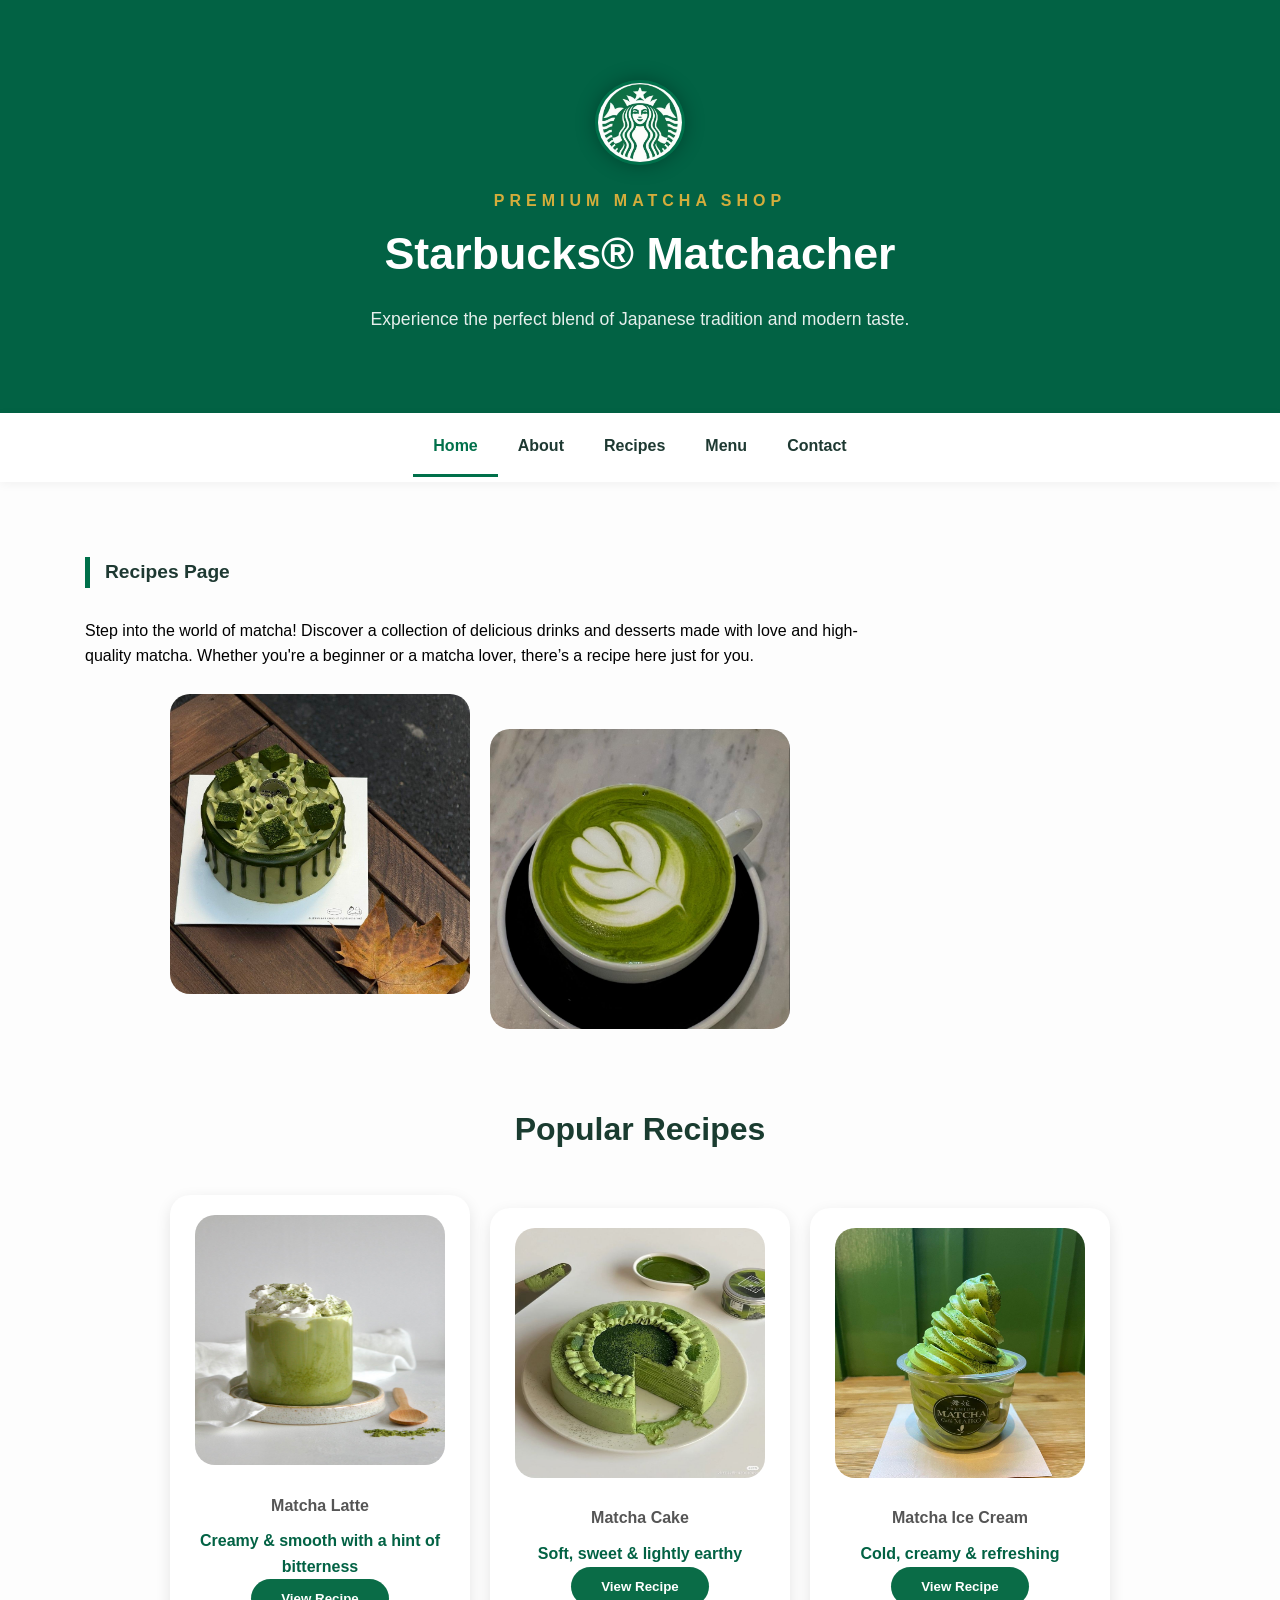
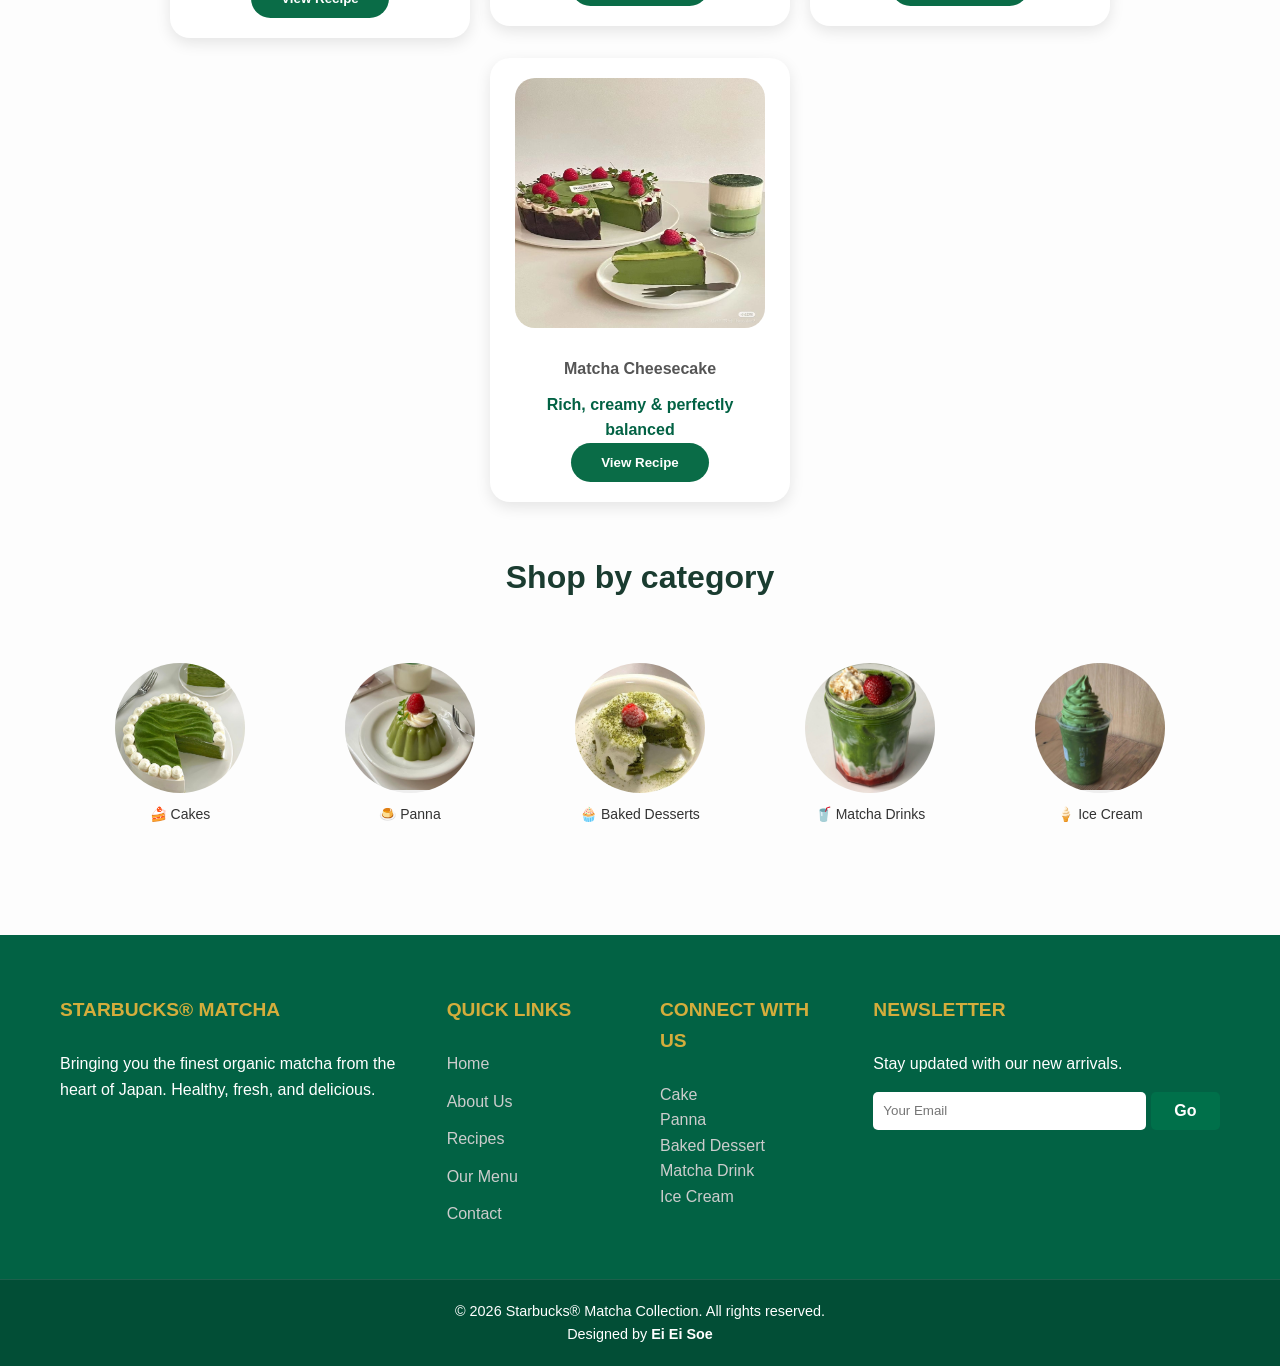
<file: recipes.html>
<!DOCTYPE html>
<html lang="en">
<head>
    <meta charset="UTF-8">  
    <meta name="viewport">
    <title>Starbucks® Matchacher | Premium Matcha Shop</title>
    <link rel="icon" href="starbucks.jpg">
    <link rel="stylesheet" href="style.css">
</head>
<body>

    <header class="main-header">
        <div class="container header-flex">
            <div class="brand">
                <img src="starbucks.jpg" alt="Starbucks Logo" class="logo-img">
                <div class="brand-text">
                    <span class="tagline">PREMIUM MATCHA SHOP</span>
                    <h1>Starbucks® Matchacher</h1>
                </div>
            </div>
            <p class="header-desc">Experience the perfect blend of Japanese tradition and modern taste.</p>
        </div>
    </header>

    <nav class="navbar">
        <div class="container">
            <ul class="nav-links">
                <li><a href="index.html" class="active">Home</a></li>
                <li><a href="about.html">About</a></li>
                <li><a href="recipes.html">Recipes</a></li>
                <li><a href="categories1.html">Menu</a></li>
                <li><a href="contact.html">Contact</a></li>
            </ul>
        </div>
    </nav>

    <div class="container">
        <main class="layout-grid">
            
            <section class="main-content">
                <h2 class="section-title">Recipes Page</h2>
                <p>Step into the world of matcha! Discover a collection of delicious drinks and desserts made with love and high-quality matcha. Whether you're a beginner or a matcha lover, there’s a recipe here just for you.</p>
                
                <div class="grid">
                    <div class="img">
                        <img src="about cake.jpg" alt="cake">
                    </div>

                    <div class="img">
                        <img src="about drink.jpg" alt="drink">
                    </div>
                </div>
            
                
            </section>

        </main>
    </div>

    <section class="menu">
    <h2>Popular Recipes</h2>

    <div class="card1-container">

      <div class="card1">
        <img src="recipes1.jpg" alt="Matcha Latte">
        <h3>Matcha Latte</h3>
        <p>Creamy & smooth with a hint of bitterness</p>
        <div class="bottom">
          <a href="recipes detail1.html"><button class="view-recipe">View Recipe</button></a>
        </div>
      </div>

      <div class="card1">
        <img src="recipes2.jpg" alt="Matcha Cake">
        <h3>Matcha Cake</h3>
        <p>Soft, sweet & lightly earthy</p>
        <div class="bottom">
        <a href="recipes detail2.html"><button class="view-recipe">View Recipe</button></a>
        </div>
      </div>

      <div class="card1">
        <img src="recipes3.jpg" alt="Matcha Ice Cream">
        <h3>Matcha Ice Cream</h3>
        <p>Cold, creamy & refreshing</p>
        <div class="bottom">
          <a href="recipes detail3.html"><button class="view-recipe">View Recipe</button></a>
        </div>
      </div>

      <div class="card1">
        <img src="recipes4.jpg" alt="Matcha Cheesecake">
        <h3>Matcha Cheesecake</h3>
        <p>Rich, creamy & perfectly balanced</p>
        <div class="bottom">
          <a href="recipes detail4.html"><button class="view-recipe">View Recipe</button></a>
        </div>
      </div>

    </div>
  </section>

 <section class="category-section">
  <h2>Shop by category</h2>

  <div class="category-wrapper">

    <div class="category-item">
      <div class="circle">
        <a href="categories1.html"><img src="matcha cake.jpg" alt="cakes"></a>
      </div>
      <p>🍰 Cakes </p>
    </div>

    <div class="category-item">
      <div class="circle">
        <a href="categories2.html"><img src="matcha pudding.jpg" alt="panna"></a>
      </div>
      <p>🍮 Panna </p>
    </div>

    <div class="category-item">
      <div class="circle">
        <a href="categories3.html"><img src="Matcah Desserts.jpg" alt="baked desserts"></a>
      </div>
      <p>🧁 Baked Desserts</p>
    </div>

    <div class="category-item">
      <div class="circle">
        <a href="categories4.html"><img src="drink2.jpg" alt="matcha drinks"></a>
      </div>
      <p>🥤 Matcha Drinks</p>
    </div>

    <div class="category-item">
      <div class="circle">
        <a href="categories5.html"><img src="ice cream.jpg" alt="ice cream"></a>
      </div>
      <p>🍦 Ice Cream</p>
    </div>

  </div>
</section>

    

    <footer class="site-footer">
        <div class="container footer-grid">
            <div class="footer-col about-col">
                <h4>Starbucks® Matcha</h4>
                <p>Bringing you the finest organic matcha from the heart of Japan. Healthy, fresh, and delicious.</p>
            </div>
            
            <div class="footer-col links-col">
                <h4>Quick Links</h4>
                <ul>
                    <li><a href="index.html">Home</a></li>
                    <li><a href="about.html">About Us</a></li>
                    <li><a href="recipes.html">Recipes</a></li>
                    <li><a href="categories1.html">Our Menu</a></li>
                    <li><a href="contact.html">Contact</a></li>
                </ul>
            </div>

            <div class="footer-col social-col">
                <h4>Connect With Us</h4>
                <div class="social-icons">
                    <a href="categories1.html">Cake</a><br>
                    <a href="categories2.html">Panna</a><br>
                    <a href="categories3.html">Baked Dessert</a><br>
                    <a href="categories4.html">Matcha Drink</a><br>
                    <a href="categories5.html">Ice Cream</a>
                </div>
            </div>

            <div class="footer-col newsletter-col">
                <h4>Newsletter</h4>
                <p>Stay updated with our new arrivals.</p>
                <form class="subscribe-form" action="#confirm-noti">
                    <input type="email" placeholder="Your Email" required>
                    <button type="submit" class="submit-btn">Go</button>
                </form>
            </div>
        </div>
        
        <div class="footer-bottom">
            <div class="container">
                <p>&copy; 2026 Starbucks® Matcha Collection. All rights reserved.</p>
                <p class="designer-credit">Designed by <strong>Ei Ei Soe</strong></p>
            </div>
        </div>
    </footer>
<div id="confirm-noti" class="modal-overlay1">
    <div class="modal-content1">
        <h3>Completed successfully!</h3>
        <p>Thank you! Your request has been received</p>
        <a href="#" class="close-btn1">OK</a>
    </div>
</div>
</body>
</html>
</file>
<file: style.css>
/*============================== 
   Variables & General Settings 
==============================*/
:root {
    --sb-green: #00704A;
    --sb-dark: #1e3932;
    --sb-light: #f0f8f4;
    --gold: #d4ad3c;
    --white: #ffffff;
    --text: #333333;
    --light-grey: #eeeeee;
    --shadow: 0 4px 15px rgba(0,0,0,0.1);
    --transition: 0.3s ease;
}

* {
    margin: 0;
    padding: 0;
    box-sizing: border-box;
    font-family: 'Segoe UI', Roboto, Helvetica, Arial, sans-serif;
}

body {
    background-color: #fdfdfd;
    color: var(--text);
    line-height: 1.6;
}

.container {
    max-width: 1200px;
    margin: 0 auto;
    padding: 0 20px;
}

/*============================== 
   Header & Hero Section 
==============================*/
header.main-header {
    background-color: #026244;
    color: var(--white);
    padding: 80px 0;
    text-align: center;
}

.logo-img {
    width: 90px;
    border-radius: 50%;
    border: 3px solid var(--sb-green);
    margin-bottom: 15px;
    box-shadow: 0 0 20px rgba(0,0,0,0.3);
}

.brand-text h1 {
    font-size: 2.8rem;
    margin: 5px 0;
}

.tagline {
    color: var(--gold);
    letter-spacing: 5px;
    font-weight: 600;
    display: block;
}

.header-desc {
    margin-top: 15px;
    font-size: 1.1rem;
    opacity: 0.9;
}

/*============================== 
   Navigation 
==============================*/
.navbar {
    background: var(--white);
    box-shadow: 0 2px 10px rgba(0,0,0,0.05);
    position: sticky;
    top: 0;
    z-index: 1000;
    padding: 5px 0;
}

.nav-links {
    display: flex;
    justify-content: center;
    list-style: none;
}

.nav-links a {
    text-decoration: none;
    color: var(--sb-dark);
    font-weight: 600;
    padding: 15px 20px;
    display: inline-block;
    transition: var(--transition);
}

.nav-links a:hover, .nav-links a.active {
    color: var(--sb-green);
    border-bottom: 3px solid var(--sb-green);
}

/*============================== 
   Hero-section
==============================*/
.hero-container {
    display: flex;
    align-items: center;
    justify-content: center; 
    gap: 20px;               
    margin-bottom: 100px;
    padding: 0 5%;
}

.hero-image {
    position: relative;
    flex: 1;
    display: flex;       
    gap: 15px;            
    margin-left: 50px;
}

.hero-image img {
    width: 270px; 
    height: 500px;
    border-radius: 30px;
    margin-left: 0 !important; 
    margin-top: 50px;
}

.experience-badge {
    position: absolute;
    bottom: -20px;
    right: 20px;
    background-color: #1a3c30;
    padding: 20px;
    border-radius: 15px;
    text-align: center;
    border-bottom: 4px solid #c5a059;
}

.hero-content {
    flex: 1;
}

.hero-content h1 {
    font-size: 2.5rem;
    line-height: 1.1;
    margin-top: 50px;
    margin-bottom: 20px;
    margin-right: 200px; 
    color: #1a3c30;
}

.hero-content p {
    color: #000;
    margin-bottom: 30px;
    margin-right: 200px; 
    line-height: 1.3;
    text-indent: 25px;
}

.Read-more {
    background-color: #0a6c47;
    color: #fff;
    border: none;
    padding: 12px 30px;
    border-radius: 25px;
    font-weight: bold;
    cursor: pointer;
}

/*============================== 
   Main Layout (Sidebar + Content)
==============================*/
.layout-grid {
    display: grid;
    grid-template-columns: 3fr 1fr;
    gap: 40px;
    margin: 50px 0;
}

.section-title {
    margin-bottom: 30px;
    color: var(--sb-dark);
    border-left: 5px solid var(--sb-green);
    padding-left: 15px;
}

/*============================== 
   Product Cards 
==============================*/
.product-grid {
    display: grid;
    grid-template-columns: repeat(auto-fit, minmax(280px, 1fr));
    gap: 25px;
}

.product-card {
    background: var(--white);
    border-radius: 15px;
    overflow: hidden;
    box-shadow: var(--shadow);
    transition: var(--transition);
    border: 1px solid var(--light-grey);
    width: 400px;
    height: 510px;
}

.product-card:hover {
    transform: translateY(-10px);
    box-shadow: 0 10px 25px rgba(0,0,0,0.15);
}

.img-container {
    width: 100%;
    height: 300px;
    overflow: hidden;
}

.product-card img {
    width: 100%;
    height: 100%;
    object-fit: cover;
    transition: var(--transition);
}

.product-card:hover img {
    transform: scale(1.1);
}

.card-info {
    padding: 20px;
    text-align: center;
}

.card-info h4 {
    font-size: 1.2rem;
    color: var(--sb-dark);
    margin-bottom: 10px;
}

.price {
    color: var(--sb-green);
    font-weight: 700;
    font-size: 1.2rem;
    margin-bottom: 15px;
}

.btn-order {
    background: var(--sb-green);
    color: white;
    border: none;
    padding: 10px 25px;
    border-radius: 25px;
    cursor: pointer;
    font-weight: 600;
    transition: var(--transition);
}

.btn-order:hover {
    background: var(--sb-dark);
}

/*============================== 
   About page
==============================*/
.main-content p{
    color: #000;
}
.tour-grid {
  display: flex;
  justify-content: center;
  align-items: flex-start;
  gap: 20px;
  width: 100%;
  flex-wrap: nowrap; 
}

.about-card {
  width: 200px;
  background: transparent;
  border-radius: 20px; 
  overflow: hidden; 
  box-shadow: none;
  margin-top: 25px;
  height: 200px;
}

.about-card img {
  width: 100%;
  height: 200px;
  object-fit: cover;
  display: block;
  transition: transform 0.3s ease;
}

.about-card img:hover {
  transform: scale(1.1);
}

.about-card:nth-child(even) {
  margin-top: 60px;
}

/*============================== 
   Area
==============================*/
.area{
  background-color: white;
  color: #274720;
  padding-top: 50px;
  height: 400px;
}

.title {
    text-align: center;
    margin-bottom: 40px;
    font-size: 1.3rem;
    color: #274720;
}

.features-wrapper {
    display: flex;
    justify-content: center; 
    gap: 30px; 
    flex-wrap: wrap; 
    max-width: 1200px;
    margin: 0 auto;
}

.feature-box {
    flex: 1; 
    min-width: 250px; 
    text-align: center;
    padding: 20px;
    height: 200px;
      position: relative; z-index: 10;
}

.feature-box img {
    width: 100px; 
    height: 100px;
    margin-bottom: 15px;
}

.feature-box p{
  padding-top: 15px;
  line-height: 1.3;
}

.section-area1{
  background-color: #B1D182;
  height: 600px;
}


/*============================== 
   Recipes
==============================*/
.grid {
    margin: 0 auto;
  display: flex;
  justify-content: center;
  align-items: flex-start;
  gap: 20px;
  width: 100%;
  flex-wrap: nowrap; 
}

.img {
  width: 300px;
  background: transparent;
  border-radius: 20px; 
  overflow: hidden; 
  box-shadow: none;
  margin-top: 25px;
}

.img img {
  width: 300px;
  height: 300px;
  object-fit: cover;
  display: block;
  transition: transform 0.3s ease;
}

.img img:hover {
  transform: scale(1.1);
}

.img:nth-child(even) {
  margin-top: 60px;
}

/*============================== 
   recipes 
==============================*/
.menu h2 {
  margin-bottom: 20px;
  text-align: center;
  font-size: 2rem;
  color: #1a3c30;
}

.card1-container {
    display: flex;         
    flex-wrap: wrap; 
    justify-content: center; 
    align-items: center; 
    gap: 20px;    
    padding: 20px;
    width: 100%;
}

.card1 {
  background: white;
  padding: 20px;
  width: 300px;
  border-radius: 20px;
  text-align: center;
  box-shadow: 0 5px 15px rgba(0,0,0,0.1);
  transition: 0.3s;
}

.card1:hover {
  transform: translateY(-5px);
}

.card1 img {
  width: 250px;
  height: 250px;
  border-radius: 20px;
  margin-bottom: 10px;
}

.card1 h3 {
  font-size: 16px;
  margin: 10px 0;
}

.card1 p {
  color: #026244;
  font-weight: bold;
}

.buttom {
  display: flex;
  justify-content: space-between;
  align-items: center;
}

.view-recipe {
    background-color: #0a6c47;
    color: #fff;
    border: none;
    padding: 12px 30px;
    border-radius: 25px;
    font-weight: bold;
    cursor: pointer;
}

.bottom button:hover {
  background: #B1D182;
  color: #00704A;
}

/* circle */
.category-section {
  text-align: center;
}

.category-section h2 {
  margin-top: 30px;
  margin-bottom: 30px;
  color: #1a3c30;
  font-size: 2rem;
}

.category-wrapper {
  display: flex;
  justify-content: center;
  gap: 40px;
  flex-wrap: wrap;
}

.category-item {
  text-align: center;
  cursor: pointer;
  transition: transform 0.3s ease;
}

.category-item:hover {
  transform: translateY(-5px);
}

.circle {
  width: 130px;
  height: 130px;
  background: #eee;
  border-radius: 50%;
  display: flex;
  align-items: center;
  justify-content: center;
  overflow: hidden;
  margin-bottom: 10px;
}

.circle img {
  width: 100%;
  height: 100%;
  object-fit: cover;
}

.category-item {
  font-size: 14px;
  font-weight: 500;
  color: #333;
  padding: 30px;
}

/*============================== 
   recipe detail 
==============================*/
.container1 {
    display: flex;
    gap: 30px;
    max-width: 1200px;
    margin: 0 auto;
    margin-top: 100px;
}

/* Sidebar Styles */
.sidebar {
    width: 250px;
    background: white;
    padding: 20px;
    border-radius: 15px;
    box-shadow: 0 4px 10px rgba(0,0,0,0.05);
    height: fit-content;
}

.sidebar h3 { color: #1a4d2e; margin-bottom: 20px; }

.filter-group { 
    margin-bottom: 25px; 
}

.filter-group h4 { 
    color: #1a4d2e; margin-bottom: 10px; font-size: 0.9rem; 
}

.filter-group label {
    display: block;
    font-size: 0.85rem;
    margin-bottom: 8px;
    color: #000;
    cursor: pointer;
}

.slider {
    width: 100%;
    accent-color: #a34c8d; 
}

.main-content { 
    flex: 1; 
}

.breadcrumb { 
    font-size: 0.8rem; color: #888; margin-bottom: 10px;
}

.title-bar {
    display: flex;
    justify-content: space-between;
    align-items: center;
    background: white;
    padding: 15px 25px;
    border-radius: 10px;
    margin-bottom: 30px;
    border: 1px solid #eee;
}

.title-bar h1 { font-size: 1.5rem; color: #1a4d2e; }

.sort-dropdown {
    width: 25%;
    padding: 5px 10px;
    border-radius: 5px;
    border: 1px solid #ccc;
}

.section-title{
    font-size: 1.2rem;
}

.product1-grid {
    display: flex;
    gap: 20px;
    flex-wrap: wrap;
}

.story-card {
    background: linear-gradient(to right, #1fa87b 0%, #cbe99f 100%);
    padding: 40px;
    border-radius: 20px; 
    max-width: 600px;
    margin: 20px auto;
    font-family: sans-serif;
    position: relative; 
}

.story-card h2{
    color: #fff;
    font-size: 1.5rem;
    margin-bottom: 10px;
}

.story-card h4 {
    font-size: 1.1rem;
    line-height: 1.6;
    margin-bottom: 20px;
    color: #fff;
}

.arrow-icon {
    position: absolute;
    bottom: 20px;
    right: 20px;
    width: 35px;
    height: 35px;
    border: 1px solid #111;
    border-radius: 50%;
    display: flex;
    justify-content: center;
    align-items: center;
    cursor: pointer;
}

.card2 {
    background: white;
    width: calc(33.333% - 14px);
    height: 300px;
    border-radius: 15px;
    overflow: hidden;
    position: relative;
    box-shadow: 0 4px 15px rgba(0,0,0,0.05);
    text-align: center;
    transition: all 0.3s ease;
    overflow: hidden;
    padding-bottom: 15px;
}

.card2:hover {
    transform: translateY(-10px);
    box-shadow: 0 10px 25px rgba(0, 0, 0, 0.1);
}

.card2 img {
    width: 100%;
    height: 300px;
    object-fit: cover;
}

/*============================== 
   Footer 
==============================*/
.site-footer {
    background: var(--sb-dark);
    color: var(--white);
    padding: 60px 0 0;
    margin-top: 80px;
    background-color: #026244;
}

.footer-grid {
    display: grid;
    grid-template-columns: 2fr 1fr 1fr 2fr;
    gap: 40px;
    padding-bottom: 40px;
}

.footer-col h4 {
    color: var(--gold);
    margin-bottom: 25px;
    font-size: 1.2rem;
    text-transform: uppercase;
}

.footer-col ul {
    list-style: none;
}

.footer-col ul li {
    margin-bottom: 12px;
}

.footer-col a {
    color: #cccccc;
    text-decoration: none;
    transition: var(--transition);
}

.footer-col a:hover {
    color: var(--white);
    padding-left: 5px;
}

/* Newsletter form inside footer */
.subscribe-form {
    display: flex;
    gap: 5px;
    margin-top: 15px;
}

.subscribe-form input {
    padding: 10px;
    border-radius: 5px;
    border: none;
    flex: 1;
}

.subscribe-form button {
    background: var(--sb-green);
    color: white;
    border: none;
    padding: 10px 20px;
    border-radius: 5px;
    cursor: pointer;
    transition: var(--transition);
}

.subscribe-form button:hover {
    background: var(--gold);
}

.footer-bottom {
    background: rgba(0,0,0,0.2);
    padding: 20px 0;
    text-align: center;
    font-size: 0.9rem;
    border-top: 1px solid rgba(255,255,255,0.1);
}

.submit-btn {
    width: 20%;
    padding: 12px;
    background-color: #026244;
    color: white;
    border: none;
    border-radius: 6px;
    cursor: pointer;
    font-size: 16px;
    font-weight: bold;
}


.modal-overlay1 {
    position: fixed;
    top: 0; left: 0;
    width: 100%; height: 100%;
    background: rgba(0, 0, 0, 0.5);
    display: none; 
    justify-content: center;
    align-items: center;
}

.modal-overlay1:target {
    display: flex;
}

.modal-content1 {
    background: white;
    padding: 25px;
    border-radius: 8px;
    text-align: center;
    box-shadow: 0 5px 15px rgba(0,0,0,0.3);
    animation: fadeIn 0.3s;
}

.close-btn1 {
    display: inline-block;
    margin-top: 15px;
    padding: 8px 25px;
    background: #026244;
    color: white;
    text-decoration: none;
    border-radius: 5px;
}

@keyframes fadeIn {
    from { opacity: 0; transform: translateY(-20px); }
    to { opacity: 1; transform: translateY(0); }
}

/*============================== 
   Contact  page 
==============================*/
.contact-container {
    max-width: 1100px;
    margin: 50px auto;
    padding: 20px;
}

.main {
    text-align: center;
    margin-bottom: 40px;
}

.main h1 {
    font-size: 2.5rem;
    color: #034b34;
    margin-bottom: 10px;
}

.main p {
    color: #666;
    max-width: 600px;
    margin: 0 auto;
}

/* Contact Cards Layout */
.contact-grid {
    display: grid;
    grid-template-columns: repeat(auto-fit, minmax(200px, 1fr));
    gap: 20px;
    margin-bottom: 50px;
}

.card {
    background: #B1D182;
    padding: 30px;
    text-align: center;
    border-radius: 10px;
    box-shadow: 0 4px 15px rgba(0,0,0,0.05);
}

.card.dark {
    background-color: #034b34;
    color: white;
}

.card i {
    font-size: 24px;
    color: #f39c12; /* Orange color */
    margin-bottom: 15px;
}

.card h3 {
    margin-bottom: 10px;
    font-size: 1.1rem;
    color: #004d31;
}

.card.dark h3 {
    color: #fff;
}

/* Bottom Section: Map & Form */
.bottom-section {
    display: grid;
    grid-template-columns: 1fr 1fr;
    gap: 30px;
    background: white;
    padding: 20px;
    border-radius: 10px;
    box-shadow: 0 4px 15px rgba(0,0,0,0.05);
}

.map-container { 
    height: 400px;
    border-radius: 8px;
    overflow: hidden;
}

.form-container form {
    display: flex;
    flex-direction: column;
    gap: 15px;
}

.form-container input, 
.form-container textarea {
    width: 100%;
    padding: 12px;
    border: 1px solid #ddd;
    border-radius: 5px;
    outline: none;
}

.form-container button {
    background-color: #034b34;
    color: white;
    padding: 15px;
    border: none;
    border-radius: 25px;
    font-weight: bold;
    cursor: pointer;
    transition: 0.3s;
}

.form-container button:hover {
    background-color: #0a7553;
    color: #fff;
}

input {
    width: 100%;
    padding: 12px;
    border: 2px solid #ddd;
    border-radius: 6px;
    box-sizing: border-box;
    transition: border-color 0.3s;
}


.order-btn1 {
    width: 100%;
    padding: 12px;
    background-color: #007bff;
    color: white;
    border: none;
    border-radius: 6px;
    cursor: pointer;
    font-size: 16px;
    font-weight: bold;
}


.modal-overlay1 {
    position: fixed;
    top: 0; left: 0;
    width: 100%; height: 100%;
    background: rgba(0, 0, 0, 0.5);
    display: none; 
    justify-content: center;
    align-items: center;
}

.modal-overlay1:target {
    display: flex;
}

.modal-content1 {
    background: white;
    padding: 25px;
    border-radius: 8px;
    text-align: center;
    box-shadow: 0 5px 15px rgba(0,0,0,0.3);
    animation: fadeIn 0.3s;
}

.close-btn1 {
    display: inline-block;
    margin-top: 15px;
    padding: 8px 25px;
    background: #28a745;
    color: white;
    text-decoration: none;
    border-radius: 5px;
}

@keyframes fadeIn {
    from { opacity: 0; transform: translateY(-20px); }
    to { opacity: 1; transform: translateY(0); }
}
/*============================== 
   Categories  page 
==============================*/
.main-content {
  flex: 3;          
  padding: 25px;
}

.product-grids {
  display: flex;
    flex-wrap: wrap;          
    justify-content: center; 
    gap: 30px;           
    padding: 40px 20px;
    width: 100%;
}

.product-cards {
  background-color: #fff;
    border-radius: 12px;
    padding: 15px;
    width: 280px;         
    text-align: left;     
    transition: transform 0.3s ease;
    box-shadow: 0 4px 10px rgba(0, 0, 0, 0.05);
}
.pudding{
  height: 350px;
}
.cookie{
  height: 350px;
  width: 100px;
}
.japanese{
  height: 350px;
}
.drink{
  height: 350px;
}
.ice{
  height: 350px;
}
.panna{
    height: 400px;
}
.bake{
    height: 350px;
}
.matcha-drink{
    height: 350px;
}
.ice-cream{
    height: 350px;
}
.product-cards:hover {
  transform: translateY(-5px);
  box-shadow: 0 8px 20px rgba(0,0,0,0.08);
}

.product-cards img {
  width: 100%;
  border-radius: 8px;
  margin-bottom: 10px;
}

.category {
  font-size: 13px;
  color: #888;
}

.product-card h4 {
  font-size: 16px;
  margin: 5px 0;
  color: #000;
}

.price {
  font-weight: bold;
  color: #2d6a4f;
}


.order-bnt {
  margin-top: 15px;
  padding: 10px 20px;
  border: none;
  background: #2d7d46;
  color: white;
  border-radius: 20px;
  cursor: pointer;
  text-decoration: none;
}

/*============================== 
   order Now  page 
==============================*/
.main-wrapper {
    display: flex;
    justify-content: center;
    margin-top: 50px;
}

.container-1 {
    background: white;
    width: 1000px;
    max-width: 100%;
    border-radius: 8px;
    box-shadow: 0 4px 15px rgba(0,0,0,0.1);
    overflow: hidden;
}

.flex-container {
    display: flex;
}

.left-side {
    flex: 1;
    padding: 30px;
    background-color: #fcfcfc;
    border-right: 1px solid #eee;
}

.right-side {
    flex: 1;
    padding: 30px;
}

h2 {
    font-size: 24px;
    margin-bottom: 20px;
    color: #333;
}

h3 {
    font-size: 24px;
    margin-bottom: 15px;
    color: #555;
}

.form-group {
    margin-bottom: 15px;
}

label {
    display: block;
    font-size: 12px;
    margin-bottom: 5px;
    color: #777;
}

input, select {
    width: 100%;
    padding: 10px;
    border: 1px solid #ddd;
    border-radius: 4px;
    outline: none;
}

.row {
    display: flex;
    gap: 10px;
    margin-bottom: 15px;
}

.col {
    flex: 1;
}

.card-details-box {
    background: #fff;
    padding: 15px;
    border: 1px solid #eee;
    border-radius: 6px;
    margin: 10px 0;
}

.confirm-btn {
    width: 100%;
    padding: 15px;
    background-color: #004d31; /* ပုံထဲက အစိမ်းရောင် */
    color: white;
    border: none;
    border-radius: 5px;
    font-weight: bold;
    cursor: pointer;
    margin-top: 20px;
}

input {
    width: 100%;
    padding: 12px;
    border: 2px solid #ddd;
    border-radius: 6px;
    box-sizing: border-box;
    transition: border-color 0.3s;
}


.order-btn {
    width: 100%;
    padding: 12px;
    background-color: #007bff;
    color: white;
    border: none;
    border-radius: 6px;
    cursor: pointer;
    font-size: 16px;
    font-weight: bold;
}


.modal-overlay {
    position: fixed;
    top: 0; left: 0;
    width: 100%; height: 100%;
    background: rgba(0, 0, 0, 0.5);
    display: none; 
    justify-content: center;
    align-items: center;
}

.modal-overlay:target {
    display: flex;
}

.modal-content {
    background: white;
    padding: 25px;
    border-radius: 8px;
    text-align: center;
    box-shadow: 0 5px 15px rgba(0,0,0,0.3);
    animation: fadeIn 0.3s;
}

.close-btn {
    display: inline-block;
    margin-top: 15px;
    padding: 8px 25px;
    background: #28a745;
    color: white;
    text-decoration: none;
    border-radius: 5px;
}

@keyframes fadeIn {
    from { opacity: 0; transform: translateY(-20px); }
    to { opacity: 1; transform: translateY(0); }
}
</file>
